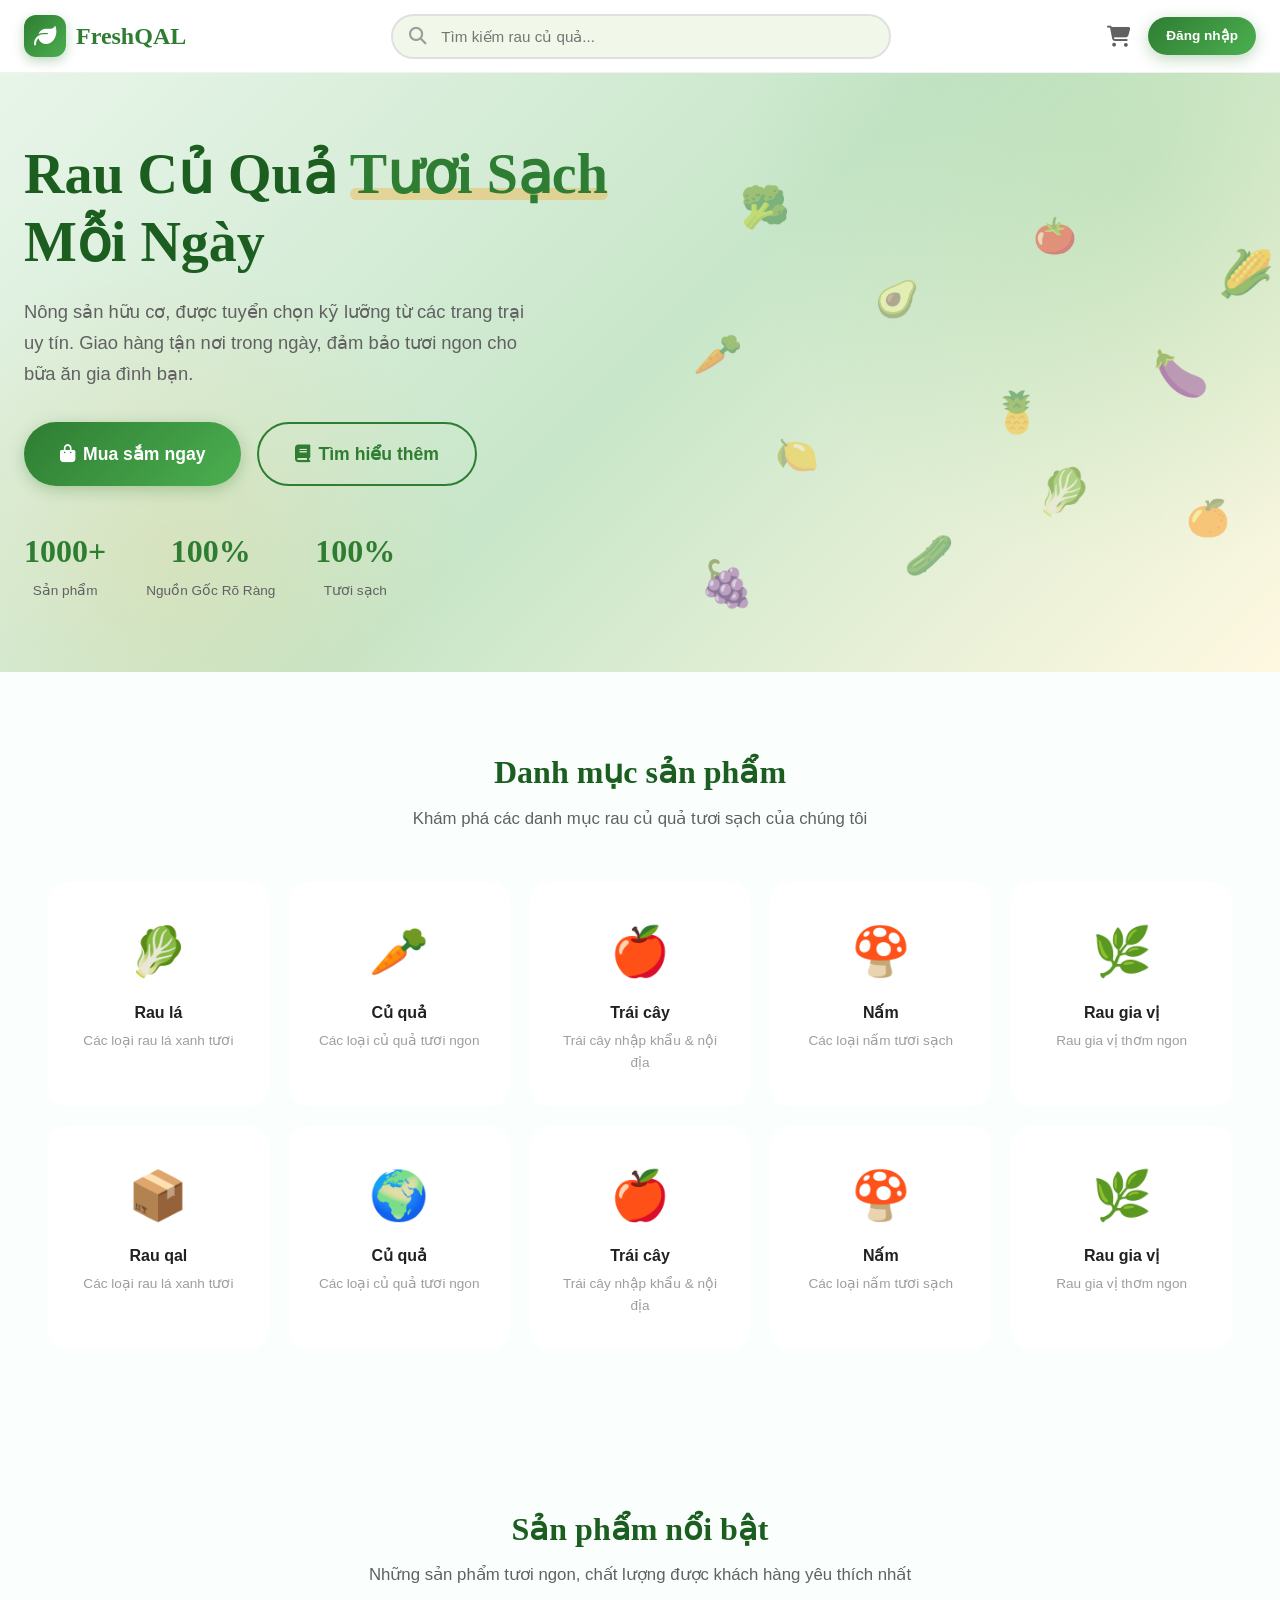
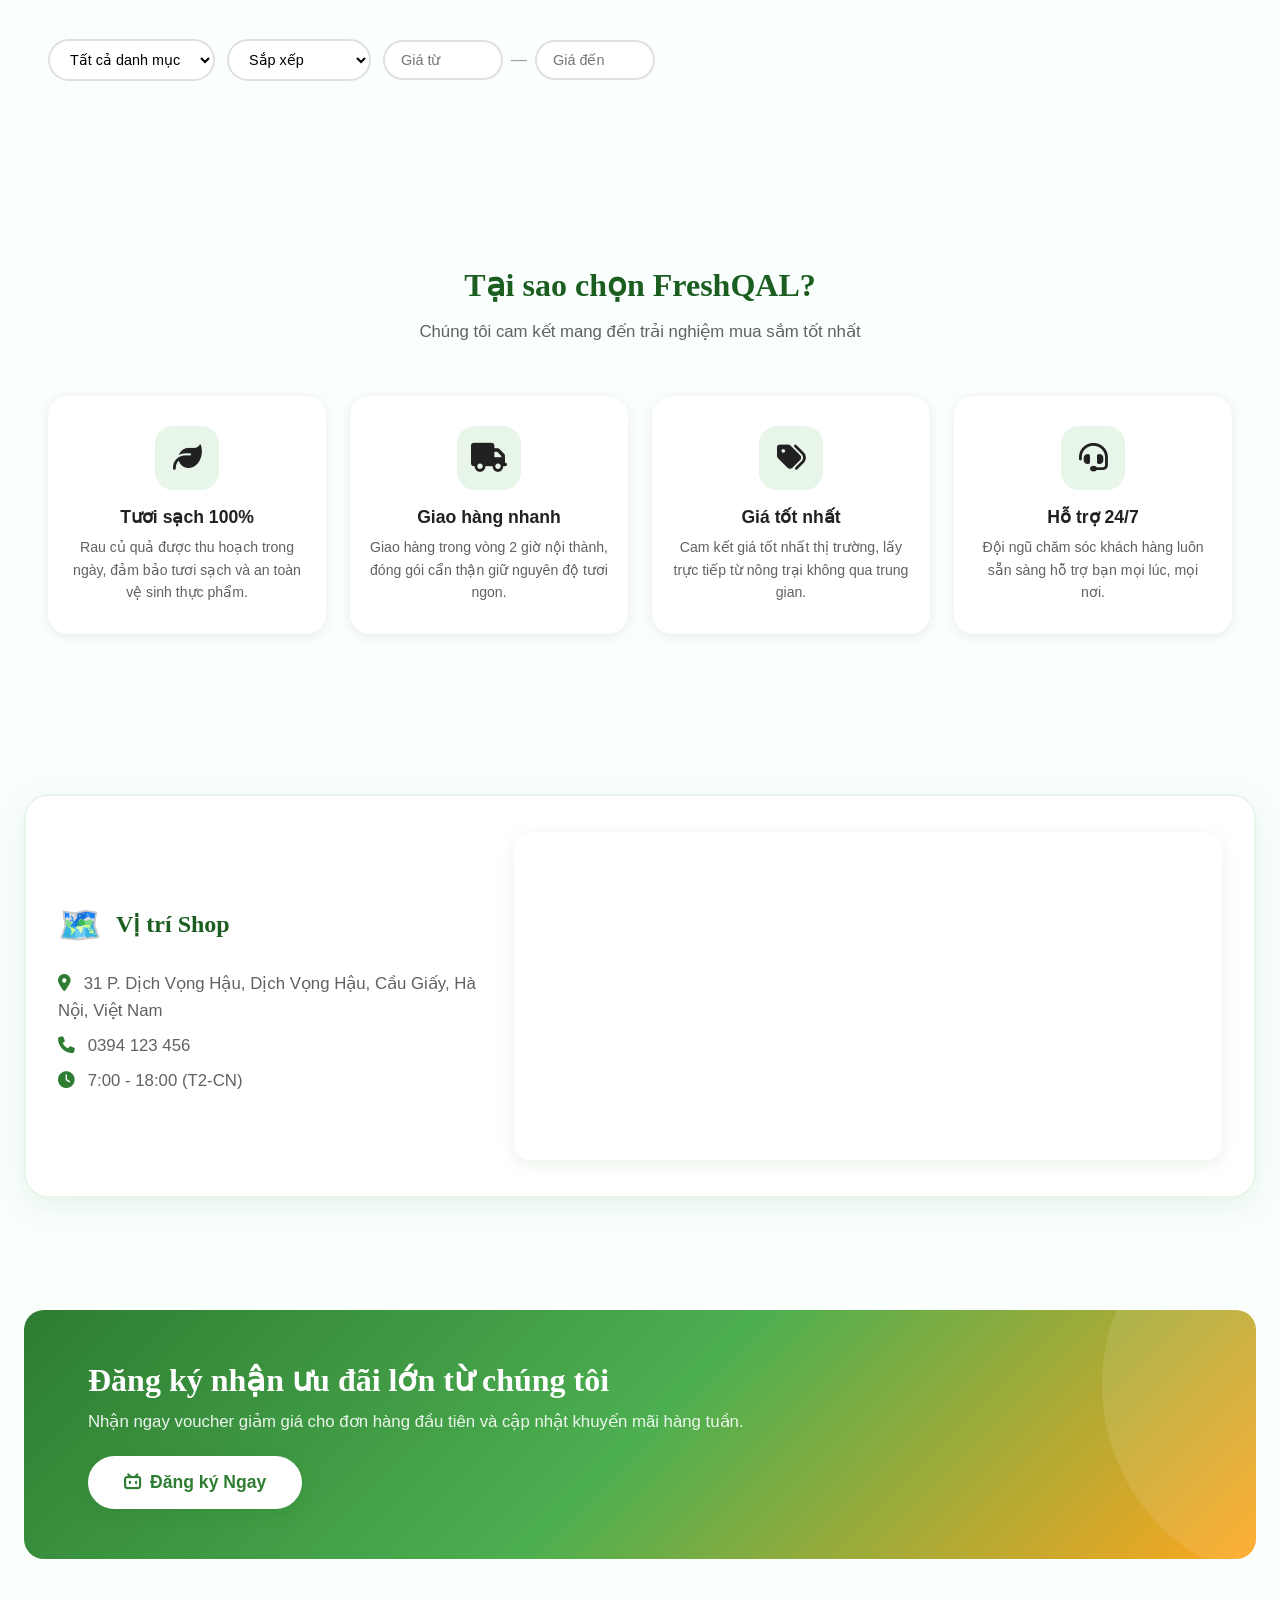
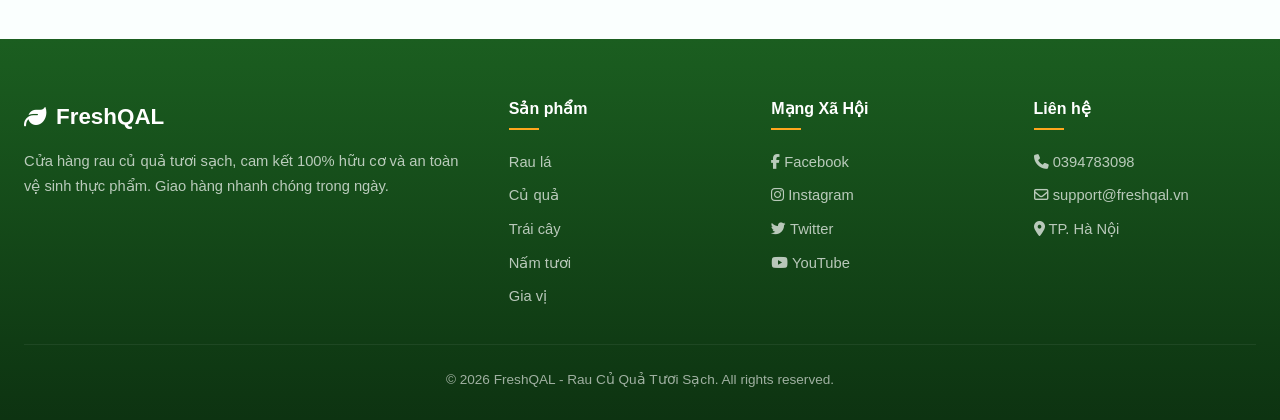
<file: index.html>
<!DOCTYPE html>
<html lang="vi">
<head>
    <meta charset="UTF-8">
    <meta name="viewport" content="width=device-width, initial-scale=1.0">
    <title>FreshQAL - Rau Củ Quả Tươi Sạch Mỗi Ngày</title>
    <link rel="stylesheet" href="css/style.css">
    <link rel="stylesheet" href="./fontawesome-free-6.6.0-web/css/all.css">
</head>
<body>

<!-- Header -->
<div id="header"></div>

<!-- Hero Section -->
<section class="hero">
    <div class="hero-content">
        <div class="hero-text">
            <h1>Rau Củ Quả <span class="highlight">Tươi Sạch</span> Mỗi Ngày</h1>
            <p class="hero-subtitle">Nông sản hữu cơ, được tuyển chọn kỹ lưỡng từ các trang trại uy tín. Giao hàng tận nơi trong ngày, đảm bảo tươi ngon cho bữa ăn gia đình bạn.</p>
            <div class="hero-buttons">
                <a href="#products" class="btn btn-primary btn-lg"><i class="fa-solid fa-bag-shopping"></i> Mua sắm ngay</a>
                <a href="#features" class="btn btn-outline btn-lg"><i class="fa-solid fa-book"></i> Tìm hiểu thêm</a>
            </div>
            <div class="hero-stats">
                <div class="stat-item">
                    <span class="stat-number">1000+</span>
                    <span class="stat-label">Sản phẩm</span>
                </div>
                <div class="stat-item">
                    <span class="stat-number">100%</span>
                    <span class="stat-label">Nguồn Gốc Rõ Ràng</span>
                </div>
                <div class="stat-item">
                    <span class="stat-number">100%</span>
                    <span class="stat-label">Tươi sạch</span>
                </div>
            </div>
        </div>
        <div class="hero-visual">
            <div class="hero-decorations">
                <span class="floating-deco deco-drift" style="top:3%;left:12%;animation-delay:0s;animation-duration:5.2s;">🥦</span>
                <span class="floating-deco deco-sway" style="top:11%;left:62%;animation-delay:1.9s;animation-duration:7.1s;">🍅</span>
                <span class="floating-deco deco-bob" style="top:18%;right:-3%;animation-delay:0.4s;animation-duration:6.4s;">🌽</span>
                <span class="floating-deco deco-bob" style="top:26%;left:35%;animation-delay:2.6s;animation-duration:5.7s;">🥑</span>
                <span class="floating-deco deco-drift" style="top:38%;left:4%;animation-delay:1.1s;animation-duration:6.9s;">🥕</span>
                <span class="floating-deco deco-sway" style="top:42%;right:8%;animation-delay:0.6s;animation-duration:7.6s;">🍆</span>
                <span class="floating-deco deco-sway" style="top:52%;left:55%;animation-delay:2.2s;animation-duration:5.4s;">🍍</span>
                <span class="floating-deco deco-bob" style="top:63%;left:18%;animation-delay:0.8s;animation-duration:6.1s;">🍋</span>
                <span class="floating-deco deco-drift" style="top:70%;right:28%;animation-delay:1.5s;animation-duration:7.3s;">🥬</span>
                <span class="floating-deco deco-bob" style="top:78%;left:88%;animation-delay:0.2s;animation-duration:5.8s;">🍊</span>
                <span class="floating-deco deco-drift" style="top:86%;left:40%;animation-delay:2.8s;animation-duration:6.6s;">🥒</span>
                <span class="floating-deco deco-sway" style="top:92%;left:5%;animation-delay:1.3s;animation-duration:5.1s;">🍇</span>
            </div>
        </div>
    </div>
</section>

<!-- Categories Section -->
<section class="section reveal" id="categories">
    <div class="container">
        <div class="section-header">
            <h2>Danh mục sản phẩm</h2>
            <p>Khám phá các danh mục rau củ quả tươi sạch của chúng tôi</p>
        </div>
        <div class="category-grid" id="categoryGrid"></div>
    </div>
</section>

<!-- Products Section -->
<section class="section reveal" id="products">
    <div class="container">
        <div class="section-header">
            <h2>Sản phẩm nổi bật</h2>
            <p>Những sản phẩm tươi ngon, chất lượng được khách hàng yêu thích nhất</p>
        </div>
        <div class="filter-bar">
            <div class="filter-group">
                <select id="filterCategory" onchange="filterProducts()">
                    <option value="">Tất cả danh mục</option>
                </select>
            </div>
            <div class="filter-group">
                <select id="filterSort" onchange="filterProducts()">
                    <option value="">Sắp xếp</option>
                    <option value="price_asc">Giá tăng dần</option>
                    <option value="price_desc">Giá giảm dần</option>
                    <option value="name_asc">Tên A → Z</option>
                    <option value="newest">Mới nhất</option>
                </select>
            </div>
            <div class="filter-group filter-price">
                <input type="number" id="filterMinPrice" placeholder="Giá từ" onchange="filterProducts()">
                <span>—</span>
                <input type="number" id="filterMaxPrice" placeholder="Giá đến" onchange="filterProducts()">
            </div>
        </div>
        <div class="product-grid" id="productGrid"></div>
        <div class="text-center" id="viewAllWrapper" style="margin-top:32px;display:none;">
            <button class="btn btn-outline btn-lg" onclick="showAllProducts()">Xem tất cả sản phẩm</button>
        </div>
    </div>
</section>

<!-- Features Section -->
<section class="section reveal" id="features">
    <div class="container">
        <div class="section-header">
            <h2>Tại sao chọn FreshQAL?</h2>
            <p>Chúng tôi cam kết mang đến trải nghiệm mua sắm tốt nhất</p>
        </div>
        <div class="feature-grid">
            <div class="feature-card">
                <div class="feature-icon"><i class="fa-solid fa-leaf"></i></div>
                <h3>Tươi sạch 100%</h3>
                <p>Rau củ quả được thu hoạch trong ngày, đảm bảo tươi sạch và an toàn vệ sinh thực phẩm.</p>
            </div>
            <div class="feature-card">
                <div class="feature-icon"><i class="fa-solid fa-truck"></i></div>
                <h3>Giao hàng nhanh</h3>
                <p>Giao hàng trong vòng 2 giờ nội thành, đóng gói cẩn thận giữ nguyên độ tươi ngon.</p>
            </div>
            <div class="feature-card">
                <div class="feature-icon"><i class="fa-solid fa-tags"></i></div>
                <h3>Giá tốt nhất</h3>
                <p>Cam kết giá tốt nhất thị trường, lấy trực tiếp từ nông trại không qua trung gian.</p>
            </div>
            <div class="feature-card">
                <div class="feature-icon"><i class="fa-solid fa-headset"></i></div>
                <h3>Hỗ trợ 24/7</h3>
                <p>Đội ngũ chăm sóc khách hàng luôn sẵn sàng hỗ trợ bạn mọi lúc, mọi nơi.</p>
            </div>
        </div>
    </div>
</section>

<section class="section reveal" id="mymap">
  <div class="shop-location-card">
    <div class="shop-map-info">
      <div class="shop-map-title">
        <span class="map-pin-animate">🗺️</span>
        <h2>Vị trí Shop</h2>
      </div>
      <div class="shop-contact">
        <div><i class="fa-solid fa-map-marker-alt"></i> 31 P. Dịch Vọng Hậu, Dịch Vọng Hậu, Cầu Giấy, Hà Nội, Việt Nam</div>
        <div><i class="fa-solid fa-phone"></i> 0394 123 456</div>
        <div><i class="fa-solid fa-clock"></i> 7:00 - 18:00 (T2-CN)</div>
      </div>
    </div>
    <div class="shop-map-iframe">
      <iframe src="https://www.google.com/maps/embed?pb=!1m18!1m12!1m3!1d3214.8744264963193!2d105.78445077448107!3d21.03198398766933!2m3!1f0!2f0!3f0!3m2!1i1024!2i768!4f13.1!3m3!1m2!1s0x3135abe7af0fb3cf%3A0xded19d6054a4f99d!2zVHLGsOG7nW5nIMSQ4bqhaSBo4buNYyBUw6BpIGNow61uaCAtIE5nw6JuIGjDoG5nIEjDoCBO4buZaQ!5e1!3m2!1svi!2s!4v1775024211587!5m2!1svi!2s"
        width="100%" height="320" style="border:0;" allowfullscreen="" loading="lazy" referrerpolicy="no-referrer-when-downgrade"></iframe>
    </div>
  </div>
</section>
<!-- CTA Banner -->
<section class="cta-banner reveal">
    <div class="container">
        <div class="cta-content">
            <h2>Đăng ký nhận ưu đãi lớn từ chúng tôi</h2>
            <p>Nhận ngay voucher giảm giá cho đơn hàng đầu tiên và cập nhật khuyến mãi hàng tuần.</p>
            <form class="cta-form" onsubmit="event.preventDefault(); redirect_register();">
                <button type="submit" class="btn btn-primary btn-lg"><i class="fa-brands fa-bilibili"></i>  Đăng ký Ngay</button>
            </form>
        </div>
    </div>
</section>

<!-- Footer -->
<div id="footer"></div>

<script src="js/data.js"></script>
<script src="js/app.js"></script>
<script src="js/components.js"></script>
<script>
    document.addEventListener('DOMContentLoaded', () => {
        console.log(localStorage.getItem('current_user') === null);
        let banner = document.querySelector('.cta-banner');
        if (localStorage.getItem('current_user') !== null) {
            banner.style.display = 'none';
        } else {
            banner.style.display = 'block';
        }
    });
    const PRODUCTS_PER_PAGE = 8;
    let showAll = false;
    let activeCategory = '';
    var current_user = JSON.parse(localStorage.getItem('current_user'));
    // console.log(current_user);

    document.getElementById('header').innerHTML = renderCustomerHeader('home');
    document.getElementById('footer').innerHTML = renderFooter();

    /* ── Categories ── */
    async function renderCategories() {
        const categories = await getCategories();
        console.log('Categories:', categories);
        const grid = document.getElementById('categoryGrid');
        grid.innerHTML = categories.map(cat => `
            <div id="${cat.id}" class="category-card ${activeCategory == cat.id ? 'active' : ''}" onclick="selectCategory('${cat.name}')">
                <div class="category-icon">${cat.icon ? cat.icon : '<i class=\'fa-solid fa-leaf\'></i>'}</div>
                <h4>${cat.name}</h4>
                <p>${cat.description}</p>
            </div>
        `).join('');
    }
    function redirect_register(){
        window.location.href = "login.html";
    }

    function selectCategory(catId) {
        activeCategory = activeCategory == catId ? '' : catId;
        document.getElementById('filterCategory').value = activeCategory;
        renderCategories();
        filterProducts();
        document.getElementById('products').scrollIntoView({ behavior: 'smooth' });
    }

    /* ── Products ── */
    async function filterProducts() {
        console.log(activeCategory);
        const keyword = getUrlParam('search') || '';
        const categoryId = document.getElementById('filterCategory').value || activeCategory;
        const sort = document.getElementById('filterSort').value;
        const minPrice = document.getElementById('filterMinPrice').value;
        const maxPrice = document.getElementById('filterMaxPrice').value;

        const filters = {};
        if (categoryId) filters.category_id = categoryId;
        if (sort) filters.sort = sort;
        if (minPrice) filters.min_price = minPrice;
        if (maxPrice) filters.max_price = maxPrice;
        console.log('Filters:', filters);

        let products = await _fetchProductsFromAPI();
        // Lọc theo keyword
        if (keyword) {
            const kw = keyword.toLowerCase();
            console.log(kw);
            products = products.filter(p =>
                p.product_name.toLowerCase().includes(kw) ||
                p.food_type.toLowerCase().includes(kw) ||
                p.origin.toLowerCase().includes(kw)
            );
        }
        // Lọc theo category
        if (filters.category_id) {
            console.log("Vào đây ", products);
            products = products.filter(p => p.list_category_name.includes(filters.category_id));
        }
        // Lọc theo giá
        if (filters.min_price) {
            products = products.filter(p => p.price >= parseInt(filters.min_price));
        }
        if (filters.max_price) {
            products = products.filter(p => p.price <= parseInt(filters.max_price));
        }
        // Lọc theo food_type nếu có
        if (filters.food_type) {
            products = products.filter(p => p.food_type === filters.food_type);
        }
        // Sắp xếp
        if (filters.sort) {
            switch (filters.sort) {
                case 'price_asc': products.sort((a, b) => a.price - b.price); break;
                case 'price_desc': products.sort((a, b) => b.price - a.price); break;
                case 'name_asc': products.sort((a, b) => a.product_name.localeCompare(b.product_name)); break;
                case 'newest': products.sort((a, b) => b.id - a.id); break;
            }
        }
        console.log('Filtered products:', products);
        renderProductGrid(products);
    }

    function renderProductGrid(products) {
        const grid = document.getElementById('productGrid');
        const wrapper = document.getElementById('viewAllWrapper');

        if (products.length === 0) {
            grid.innerHTML = '<div class="empty-state"><span style="font-size:3rem;">🔍</span><h3>Không tìm thấy sản phẩm</h3><p>Hãy thử thay đổi bộ lọc hoặc từ khóa tìm kiếm.</p></div>';
            wrapper.style.display = 'none';
            return;
        }

        const display = showAll ? products : products.slice(0, PRODUCTS_PER_PAGE);
        grid.innerHTML = display.map(p => renderProductCard(p)).join('');
        wrapper.style.display = (!showAll && products.length > PRODUCTS_PER_PAGE) ? 'block' : 'none';
    }

    function showAllProducts() {
        showAll = true;
        filterProducts();
    }

    /* ── Populate filter selects ── */
    async function populateFilters() {
        const categories = await getCategories();
        const catSelect = document.getElementById('filterCategory');
        categories.forEach(cat => {
            const opt = document.createElement('option');
            opt.value = cat.name;
            opt.textContent = cat.name;
            catSelect.appendChild(opt);
        });
    }

    /* ── Handle search URL param ── */
    function handleSearchParam() {
        const search = getUrlParam('search');
        if (search) {
            const input = document.getElementById('globalSearch');
            if (input) input.value = search;
            showAll = true;
            document.getElementById('products').scrollIntoView({ behavior: 'smooth' });
        }
    }

    /* ── Init ── */
    (async function() {
        await populateFilters();
        await renderCategories();
        await filterProducts();
        handleSearchParam();
    })();
</script>

</body>
</html>
</file>
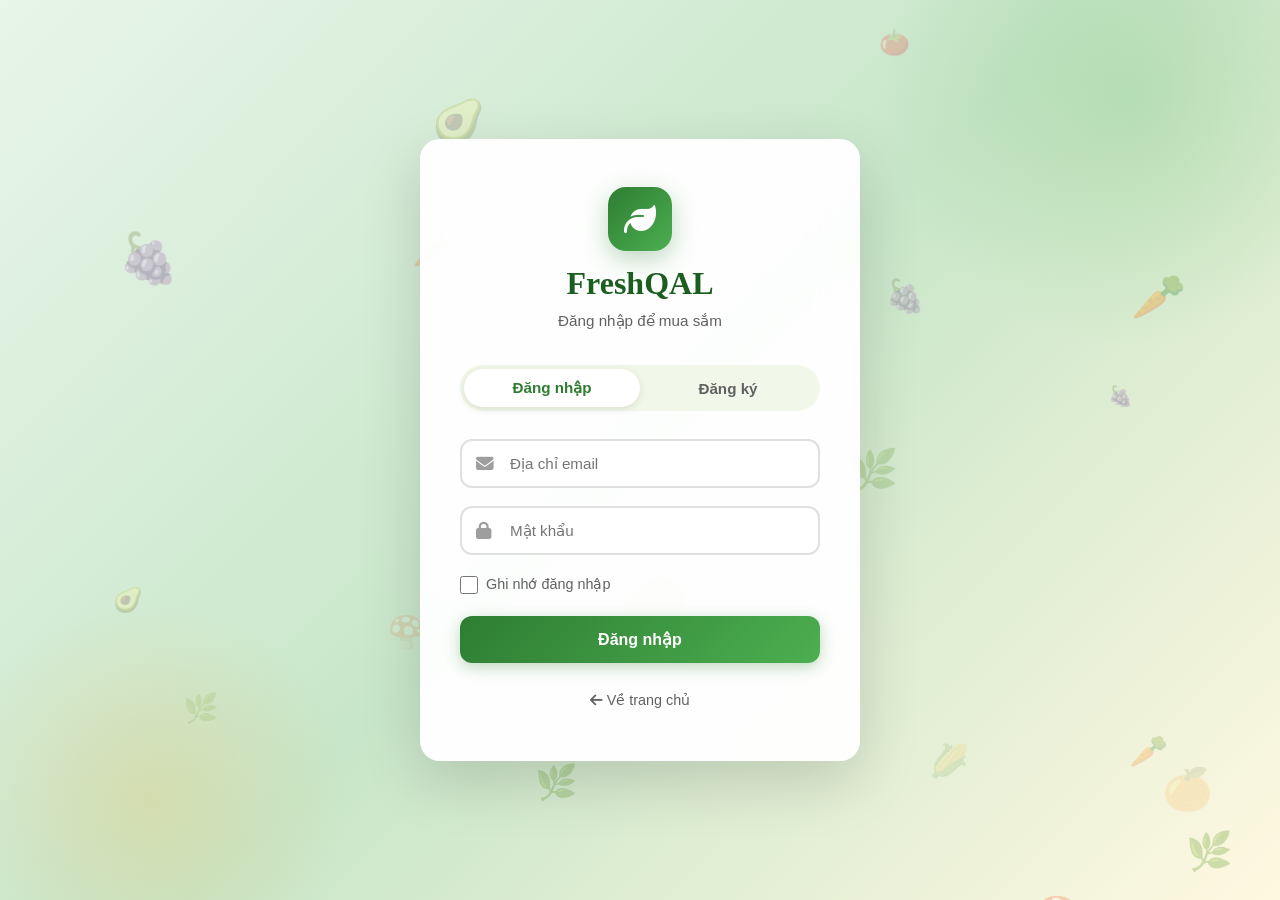
<file: login.html>
<!DOCTYPE html>
<html lang="vi">
<head>
    <meta charset="UTF-8">
    <meta name="viewport" content="width=device-width, initial-scale=1.0">
    <title>Đăng nhập | FreshQAL - Rau Củ Quả Tươi Sạch</title>
    <link rel="stylesheet" href="css/style.css">
    <link rel="stylesheet" href="./fontawesome-free-6.6.0-web/css/all.css">
</head>
<body>

<div class="auth-page" id="authPage">
    <div class="floating-veggies" id="floatingVeggies"></div>

    <div class="auth-container">
        <div class="auth-card">
            <div class="auth-logo">
                <div class="logo-icon"><i class="fa-solid fa-leaf"></i></div>
                <h2>FreshQAL</h2>
                <p>Đăng nhập để mua sắm</p>
            </div>

            <div class="auth-tabs">
                <button class="auth-tab active" onclick="switchTab('login')">Đăng nhập</button>
                <button class="auth-tab" onclick="switchTab('register')">Đăng ký</button>
            </div>

            <!-- Login Form -->
            <form class="auth-form active" id="loginForm" onsubmit="handleLogin(event)">
                <div class="form-input-wrapper">
                    <span class="input-icon"><i class="fa-solid fa-envelope"></i></span>
                    <input type="email" id="loginEmail" placeholder="Địa chỉ email" required>
                </div>
                <div class="form-input-wrapper">
                    <span class="input-icon"><i class="fa-solid fa-lock"></i></span>
                    <input type="password" id="loginPassword" placeholder="Mật khẩu" required>
                </div>
                <label class="form-checkbox">
                    <input type="checkbox" id="rememberMe">
                    Ghi nhớ đăng nhập
                </label>
                <button type="submit" class="auth-btn">Đăng nhập</button>
            </form>

            <!-- Register Form -->
            <form class="auth-form" id="registerForm" onsubmit="handleRegister(event)">
                <div class="form-input-wrapper">
                    <span class="input-icon"><i class="fa-solid fa-user"></i></span>
                    <input type="text" id="regName" placeholder="Họ và tên" required>
                </div>
                <div class="form-input-wrapper">
                    <span class="input-icon"><i class="fa-solid fa-envelope"></i></span>
                    <input type="email" id="regEmail" placeholder="Địa chỉ email" required>
                </div>
                <div class="form-input-wrapper">
                    <span class="input-icon"><i class="fa-solid fa-lock"></i></span>
                    <input type="password" id="regPassword" placeholder="Mật khẩu" required>
                </div>
                <div class="form-input-wrapper">
                    <span class="input-icon"><i class="fa-solid fa-lock"></i></span>
                    <input type="password" id="regConfirmPassword" placeholder="Xác nhận mật khẩu" required>
                </div>
                <button type="submit" class="auth-btn">Đăng ký</button>
            </form>

            <div style="text-align:center; margin-top:24px;">
                <a href="index.html" style="color:var(--text-secondary); font-size:0.9rem;">
                <i class="fa-solid fa-arrow-left"></i> Về trang chủ
                </a>
            </div>
        </div>
    </div>
</div>

<script src="js/data.js"></script>
<script src="js/app.js"></script>
<script src="js/components.js"></script>
<script>
    /* ── Tab switching ── */
    function switchTab(tab) {
        document.querySelectorAll('.auth-tab').forEach(t => t.classList.remove('active'));
        document.querySelectorAll('.auth-form').forEach(f => {
            f.classList.remove('active');
            f.style.animation = '';
        });

        if (tab === 'login') {
            document.querySelector('.auth-tab:first-child').classList.add('active');
            const form = document.getElementById('loginForm');
            form.classList.add('active');
            form.style.animation = 'fadeInUp 0.4s ease';
        } else {
            document.querySelector('.auth-tab:last-child').classList.add('active');
            const form = document.getElementById('registerForm');
            form.classList.add('active');
            form.style.animation = 'fadeInUp 0.4s ease';
        }
    }

    /* ── Login ── */
    async function handleLogin(e) {
        e.preventDefault();
        const email = document.getElementById('loginEmail').value.trim();
        const password = document.getElementById('loginPassword').value;

        if (!email || !password) {
            showToast('Vui lòng nhập đầy đủ thông tin!', 'warning');
            return;
        }

        const btn = document.querySelector('#loginForm .auth-btn');
        btn.disabled = true;
        btn.textContent = 'Đang đăng nhập...';

        try {
            const user = await loginAPI(email, password);
            setCurrentUser(user);
            showToast(`Chào mừng ${user.name}! Đang chuyển hướng...`, 'success');
            localStorage.setItem('current_user', JSON.stringify(user));
            localStorage.setItem('id_current_user', JSON.stringify(user.id));

            setTimeout(() => {
                switch (user.role) {
                    case 'admin': window.location.href = 'staff/dashboard.html'; break;
                    case 'staff': window.location.href = 'staff/dashboard.html'; break;
                    default:      window.location.href = 'index.html'; break;
                }
            }, 800);
        } catch (err) {
            showToast('Email hoặc mật khẩu không đúng!', 'error');
            document.getElementById('loginForm').style.animation = 'shake 0.4s ease';
            setTimeout(() => {
                document.getElementById('loginForm').style.animation = '';
            }, 400);
        } finally {
            btn.disabled = false;
            btn.textContent = 'Đăng nhập';
        }
    }

    /* ── Register ── */
    async function handleRegister(e) {
        e.preventDefault();
        const name = document.getElementById('regName').value.trim();
        const email = document.getElementById('regEmail').value.trim();
        const password = document.getElementById('regPassword').value;
        const confirmPassword = document.getElementById('regConfirmPassword').value;

        if (!name || !email || !password || !confirmPassword) {
            showToast('Vui lòng nhập đầy đủ thông tin!', 'warning');
            return;
        }

        const emailRegex = /^[^\s@]+@[^\s@]+\.[^\s@]+$/;
        if (!emailRegex.test(email)) {
            showToast('Email không hợp lệ!', 'warning');
            return;
        }
        if (password.length < 8) {
            showToast('Mật khẩu phải có ít nhất 8 ký tự!', 'warning');
            return;
        }
        if (password !== confirmPassword) {
            showToast('Mật khẩu xác nhận không khớp!', 'error');
            return;
        }

        const btn = document.querySelector('#registerForm .auth-btn');
        btn.disabled = true;
        btn.textContent = 'Đang đăng ký...';

        try {
            const result = await signUpAPI(name, email, password, confirmPassword);
            showToast(result || 'Đăng ký thành công!', 'success');
            setTimeout(() => switchTab('login'), 800);
        } catch (err) {
            showToast(err.message || 'Đăng ký thất bại! Email có thể đã được sử dụng.', 'error');
        } finally {
            btn.disabled = false;
            btn.textContent = 'Đăng ký';
        }
    }

    /* ── Floating vegetable emojis ── */
    function createFloatingVeggies() {
        const container = document.getElementById('floatingVeggies');
        const emojis = ['🥬','🥕','🍎','🍄','🌿','🥦','🍅','🌽','🥒','🍆','🍇','🍊','🥑','🫑','🧅'];
        const count = 18;

        for (let i = 0; i < count; i++) {
            const el = document.createElement('span');
            el.className = 'floating-veggie';
            el.textContent = emojis[Math.floor(Math.random() * emojis.length)];
            el.style.left = Math.random() * 100 + '%';
            el.style.top = Math.random() * 100 + '%';
            el.style.fontSize = (1.2 + Math.random() * 2) + 'rem';
            el.style.animationDuration = (4 + Math.random() * 8) + 's';
            el.style.animationDelay = (Math.random() * 5) + 's';
            el.style.opacity = 0.12 + Math.random() * 0.18;
            container.appendChild(el);
        }
    }

    /* ── Redirect if already logged in ── */
    (function checkAlreadyLoggedIn() {
        const user = JSON.parse(localStorage.getItem('current_user') || 'null');
        if (user && user !== 'null') {
            switch (user.role) {
                case 'admin': window.location.href = 'admin/dashboard.html'; break;
                case 'staff': window.location.href = 'staff/dashboard.html'; break;
                default:      window.location.href = 'index.html'; break;
            }
        }
    })();

    document.addEventListener('DOMContentLoaded', createFloatingVeggies);
</script>

<style>
    .floating-veggies {
        position: absolute;
        top: 0; left: 0;
        width: 100%; height: 100%;
        pointer-events: none;
        z-index: 0;
        overflow: hidden;
    }
    .floating-veggie {
        position: absolute;
        animation: floatVeggie 6s ease-in-out infinite alternate;
        pointer-events: none;
        user-select: none;
    }
    @keyframes floatVeggie {
        0%   { transform: translateY(0) rotate(0deg); }
        50%  { transform: translateY(-30px) rotate(15deg); }
        100% { transform: translateY(10px) rotate(-10deg); }
    }
</style>

</body>
</html>
</file>
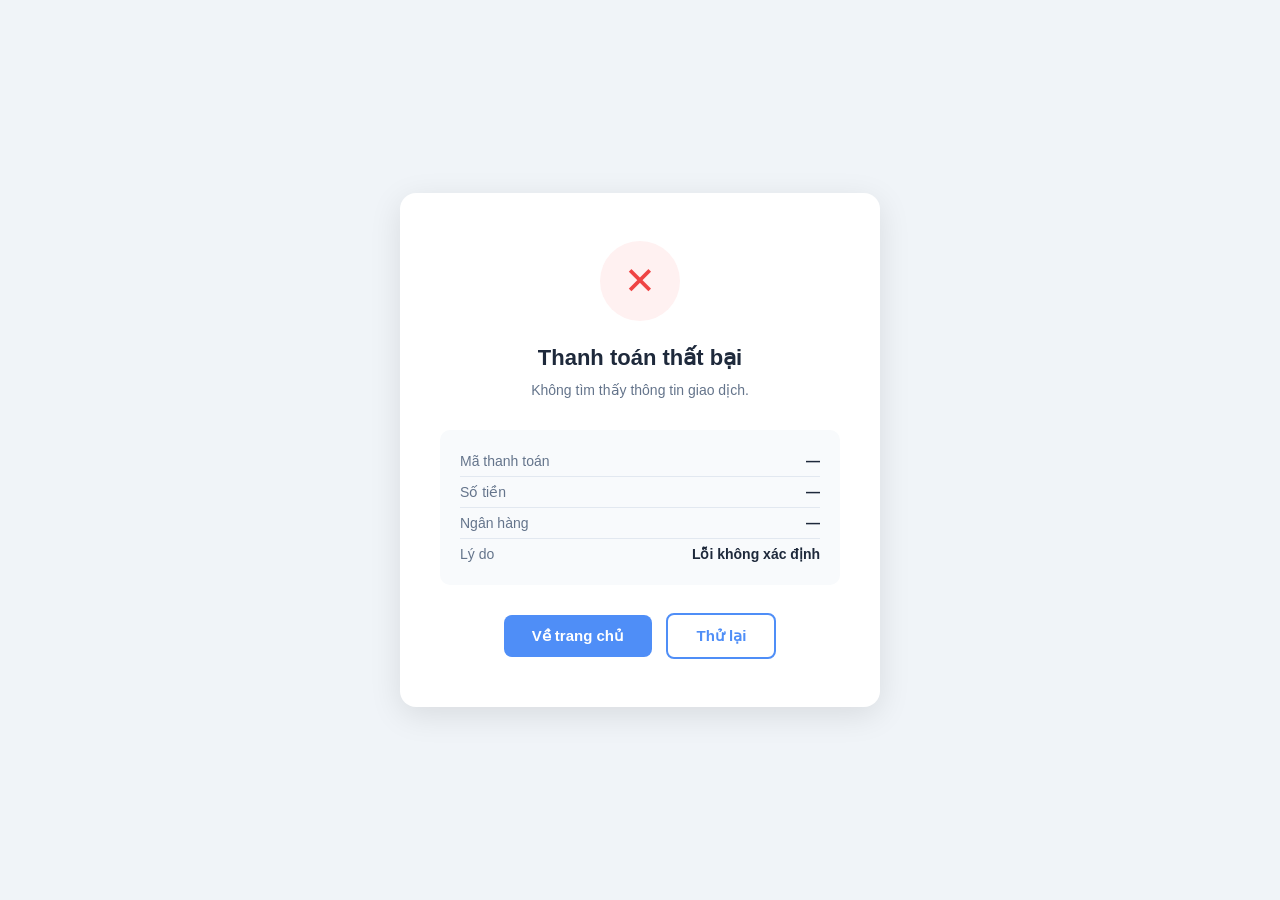
<file: payment-result.html>
<!DOCTYPE html>
<html lang="vi">
<head>
  <meta charset="UTF-8" />
  <meta name="viewport" content="width=device-width, initial-scale=1.0" />
  <title>Kết quả thanh toán</title>
  <style>
    * { box-sizing: border-box; margin: 0; padding: 0; }

    body {
      font-family: 'Segoe UI', sans-serif;
      background: #f0f4f8;
      min-height: 100vh;
      display: flex;
      align-items: center;
      justify-content: center;
    }

    .card {
      background: #fff;
      border-radius: 16px;
      padding: 48px 40px;
      width: 100%;
      max-width: 480px;
      box-shadow: 0 8px 32px rgba(0,0,0,0.10);
      text-align: center;
    }

    /* ---- LOADING ---- */
    .spinner {
      width: 56px; height: 56px;
      border: 5px solid #e2e8f0;
      border-top-color: #4f8ef7;
      border-radius: 50%;
      animation: spin 0.9s linear infinite;
      margin: 0 auto 24px;
    }
    @keyframes spin { to { transform: rotate(360deg); } }

    /* ---- ICON SUCCESS / FAIL ---- */
    .icon-wrap {
      width: 80px; height: 80px;
      border-radius: 50%;
      display: flex; align-items: center; justify-content: center;
      margin: 0 auto 24px;
      font-size: 38px;
    }
    .icon-success { background: #e6f9f0; color: #22c55e; }
    .icon-fail    { background: #fff1f1; color: #ef4444; }

    h2 { font-size: 22px; font-weight: 700; margin-bottom: 8px; color: #1e293b; }
    .sub { font-size: 14px; color: #64748b; margin-bottom: 28px; line-height: 1.6; }

    /* ---- INFO TABLE ---- */
    .info-table {
      background: #f8fafc;
      border-radius: 10px;
      padding: 16px 20px;
      text-align: left;
      margin-bottom: 28px;
    }
    .info-row {
      display: flex; justify-content: space-between;
      padding: 7px 0;
      border-bottom: 1px solid #e2e8f0;
      font-size: 14px;
    }
    .info-row:last-child { border-bottom: none; }
    .info-label { color: #64748b; }
    .info-value { color: #1e293b; font-weight: 600; text-align: right; max-width: 60%; word-break: break-all; }

    /* ---- BADGE ---- */
    .badge {
      display: inline-block;
      padding: 3px 10px;
      border-radius: 99px;
      font-size: 12px;
      font-weight: 600;
    }
    .badge-success { background: #dcfce7; color: #16a34a; }
    .badge-fail    { background: #fee2e2; color: #dc2626; }
    .badge-pending { background: #fef9c3; color: #ca8a04; }

    /* ---- BUTTONS ---- */
    .btn {
      display: inline-block;
      padding: 12px 28px;
      border-radius: 8px;
      font-size: 15px;
      font-weight: 600;
      cursor: pointer;
      border: none;
      text-decoration: none;
      transition: opacity 0.2s;
    }
    .btn:hover { opacity: 0.85; }
    .btn-primary { background: #4f8ef7; color: #fff; }
    .btn-outline { background: #fff; color: #4f8ef7; border: 2px solid #4f8ef7; margin-left: 10px; }

    .hidden { display: none !important; }
  </style>
</head>
<body>

<div class="card">

  <!-- LOADING STATE -->
  <div id="state-loading">
    <div class="spinner"></div>
    <h2>Đang xác thực giao dịch...</h2>
    <p class="sub">Vui lòng chờ trong giây lát</p>
  </div>

  <!-- SUCCESS STATE -->
  <div id="state-success" class="hidden">
    <div class="icon-wrap icon-success">✓</div>
    <h2>Thanh toán thành công!</h2>
    <p class="sub">Đơn hàng của bạn đã được xác nhận và sẽ sớm giao đến bạn.<br/>Cảm ơn bạn đã mua hàng.</p>
    <div class="info-table" id="info-success"></div>
    <a href="index.html" class="btn btn-primary">Về trang chủ</a>
    <a href="customer/orders.html" class="btn btn-outline">Đơn hàng của tôi</a>
  </div>

  <!-- FAIL STATE -->
  <div id="state-fail" class="hidden">
    <div class="icon-wrap icon-fail">✕</div>
    <h2>Thanh toán thất bại</h2>
    <p class="sub" id="fail-message">Giao dịch không thành công. Vui lòng thử lại.</p>
    <div class="info-table" id="info-fail"></div>
    <a href="index.html" class="btn btn-primary">Về trang chủ</a>
    <button onclick="retryPayment()" class="btn btn-outline">Thử lại</button>
  </div>

</div>
<script src="../js/data.js"></script>
<script src="../js/components.js"></script>
<script src="../js/app.js"></script>
<script>
  const BE_URL = 'https://besellingcleanfood0604-production.up.railway.app';

  // Mapping mã lỗi VNPay → thông báo tiếng Việt
  const VNP_CODES = {
    '00': 'Giao dịch thành công',
    '07': 'Trừ tiền thành công nhưng giao dịch bị nghi ngờ',
    '09': 'Thẻ/Tài khoản chưa đăng ký dịch vụ Internet Banking',
    '10': 'Xác thực thông tin thẻ/tài khoản quá 3 lần',
    '11': 'Đã hết hạn chờ thanh toán',
    '12': 'Thẻ/Tài khoản bị khóa',
    '13': 'Sai mật khẩu OTP',
    '24': 'Khách hàng hủy giao dịch',
    '51': 'Tài khoản không đủ số dư',
    '65': 'Vượt hạn mức giao dịch trong ngày',
    '75': 'Ngân hàng đang bảo trì',
    '79': 'Sai mật khẩu thanh toán quá số lần quy định',
    '99': 'Lỗi không xác định',
  };

  function formatMoney(amount) {
    if (!amount) return '—';
    return new Intl.NumberFormat('vi-VN', { style: 'currency', currency: 'VND' })
      .format(Number(amount) / 100);
  }

  function buildInfoHtml(rows) {
    return rows.map(([label, value, badgeClass]) => `
      <div class="info-row">
        <span class="info-label">${label}</span>
        <span class="info-value">${badgeClass
          ? `<span class="badge ${badgeClass}">${value}</span>`
          : value}</span>
      </div>`).join('');
  }

  async function showSuccess(params, verifyData) {
    document.getElementById('state-loading').classList.add('hidden');
    document.getElementById('state-success').classList.remove('hidden');

    let responseVNpay = location.search.replace("?", "").split("&").reduce((res, item) => {
      const [key, value] = item.split("=");
      res[key] = value;
      return res;
    }, {});
    console.log(localStorage.getItem("orderIdpaying"));
    let orderIdpaying = localStorage.getItem("orderIdpaying");

    // _______ Thêm order item sau khi thanh toán thành công _______
    const cart = await fetchCartFromAPI(localStorage.getItem('id_current_user'));
    const orderItemsApi = 'https://besellingcleanfood0604-production.up.railway.app/api/Order_Item_/AddNew';
    // Chuẩn bị mảng order item
    const detail_orders = await Promise.all(cart.map(async item => {
        return {
            order_id: orderIdpaying,
            product_id: item.product_id,
            quantity: item.quantity,
            unit_price: item ? item.price : 0
        };
    }));
    console.log('detail_orders la : ', detail_orders);

    // Gửi tất cả order item lên API, chờ tất cả hoàn thành
    const orderItemResults = await Promise.all(detail_orders.map(async (item) => {
        try {
            const res = await fetch(orderItemsApi, {
                method: 'POST',
                headers: { 'Content-Type': 'application/json' },
                body: JSON.stringify(item)
            });
            console.log(JSON.stringify(item));
            if (!res.ok) {
                const errText = await res.text();
                throw new Error(`Order_Item thất bại cho sản phẩm ${item.product_id}: ${errText}`);
            }
            return await res.json();
        } catch (err) {
            console.error(err);
            return { error: true, message: err.message, item };
        }
    }));
    // Kiểm tra nếu có lỗi ở bất kỳ item nào
    const failedItems = orderItemResults.filter(r => r && r.error);
    if (failedItems.length > 0) {
        showToast('Có lỗi khi lưu chi tiết đơn hàng. Vui lòng liên hệ hỗ trợ!', 'error');
        console.error('Order_Item lỗi:', failedItems);
    } else {
        console.log('Tất cả Order_Item đã được lưu thành công.');
    }

    Promise.all([
      fetch(`${BE_URL}/api/payments/paymenttransaction/addnew`, {
        method: 'POST',
        headers: { 'Content-Type': 'application/json' },
        body: JSON.stringify({
          order_id: parseInt(orderIdpaying),
          amount: responseVNpay.vnp_Amount,
          payment_method: 'Banking',
          transaction_id: responseVNpay.vnp_TxnRef,
          status: 'resolve',
          paid_at: new Date().toISOString()
        })
      }),
      fetch(`https://besellingcleanfood0604-production.up.railway.app/api/Orders/Update_status_order?orderId=${orderIdpaying}&payment_status=resolve&order_status=pending`, {
        method: 'PUT',
        headers: { 'Content-Type': 'application/json' }
      })
    ]).then(([payRes, orderRes]) => {
      const userid = localStorage.getItem('id_current_user')
      console.log('Clearing cart for user:', userid);

      console.log('Clearing cart for user:', userid);
      clearCart(userid);
      console.log('Payment transaction saved:', payRes.ok);
      console.log('Order status updated:', orderRes.ok);
    }).catch(err => {
      console.error('Error updating payment/order:', err);
    });

    document.getElementById('info-success').innerHTML = buildInfoHtml([
      ['Mã thanh toán',    params.get('vnp_TxnRef') || '—'],
      ['Số tiền',        formatMoney(params.get('vnp_Amount'))],
      ['Ngân hàng',      params.get('vnp_BankCode') || '—'],
      ['Mã GD ngân hàng',params.get('vnp_BankTranNo') || '—'],
      ['Mã GD VNPay',    params.get('vnp_TransactionNo') || '—'],
      ['Trạng thái',     'Thành công', 'badge-success'],
    ]);

    localStorage.setItem("orderIdpaying", 0);
  }

  function showFail(params, code) {
    document.getElementById('state-loading').classList.add('hidden');
    document.getElementById('state-fail').classList.remove('hidden');

    let responseVNpay = location.search.replace("?", "").split("&").reduce((res, item) => {
      const [key, value] = item.split("=");
      res[key] = value;
      return res;
    }, {});
    let orderIdpaying = localStorage.getItem("orderIdpaying");

    fetch(`${BE_URL}/api/payments/paymenttransaction/addnew`, {
      method: 'POST',
      headers: { 'Content-Type': 'application/json' },
      body: JSON.stringify({
        order_id: parseInt(orderIdpaying),
        amount: responseVNpay.vnp_Amount,
        payment_method: 'Banking',
        transaction_id: responseVNpay.vnp_TxnRef,
        status: 'reject',
        paid_at: new Date().toISOString()
      })
    }).then(res => {
      console.log('Failed payment transaction saved:', res.ok);
    }).catch(err => {
      console.error('Error saving failed payment:', err);
    });

    const codeMsg = VNP_CODES[code] || `Lỗi mã ${code}`;
    document.getElementById('fail-message').textContent = codeMsg;

    document.getElementById('info-fail').innerHTML = buildInfoHtml([
      ['Mã thanh toán', params.get('vnp_TxnRef') || '—'],
      ['Số tiền',     formatMoney(params.get('vnp_Amount'))],
      ['Ngân hàng',   params.get('vnp_BankCode') || '—'],
      ['Lý do',       codeMsg],
    ]);
  }

  async function verifyPayment() {
    const queryString = window.location.search;

    if (!queryString || !queryString.includes('vnp_')) {
      showFail(new URLSearchParams(), '99');
      document.getElementById('fail-message').textContent =
        'Không tìm thấy thông tin giao dịch.';
      return;
    }

    const params = new URLSearchParams(queryString);
    const responseCode = params.get('vnp_ResponseCode');

    try {
      const res = await fetch(`${BE_URL}/api/VnPay/VerifyPayment${queryString}`, {
        method: 'POST',
        headers: { 'Content-Type': 'application/json' },
      });

      const data = await res.json();
      console.log('BE verify response:', data);
      if (data.success) {
        showSuccess(params, data);
        
      } else {
        showFail(params, responseCode || '99');
      }
    } catch (err) {
      console.error('BE verify error:', err);
      if (responseCode === '00') {
        showSuccess(params, null);
      } else {
        showFail(params, responseCode || '99');
      }
    }
  }

  function retryPayment() {
    // Quay về trang giỏ hàng hoặc trang checkout
    window.location.href = 'cart.html';
  }

  verifyPayment();
</script>

</body>
</html>
</file>
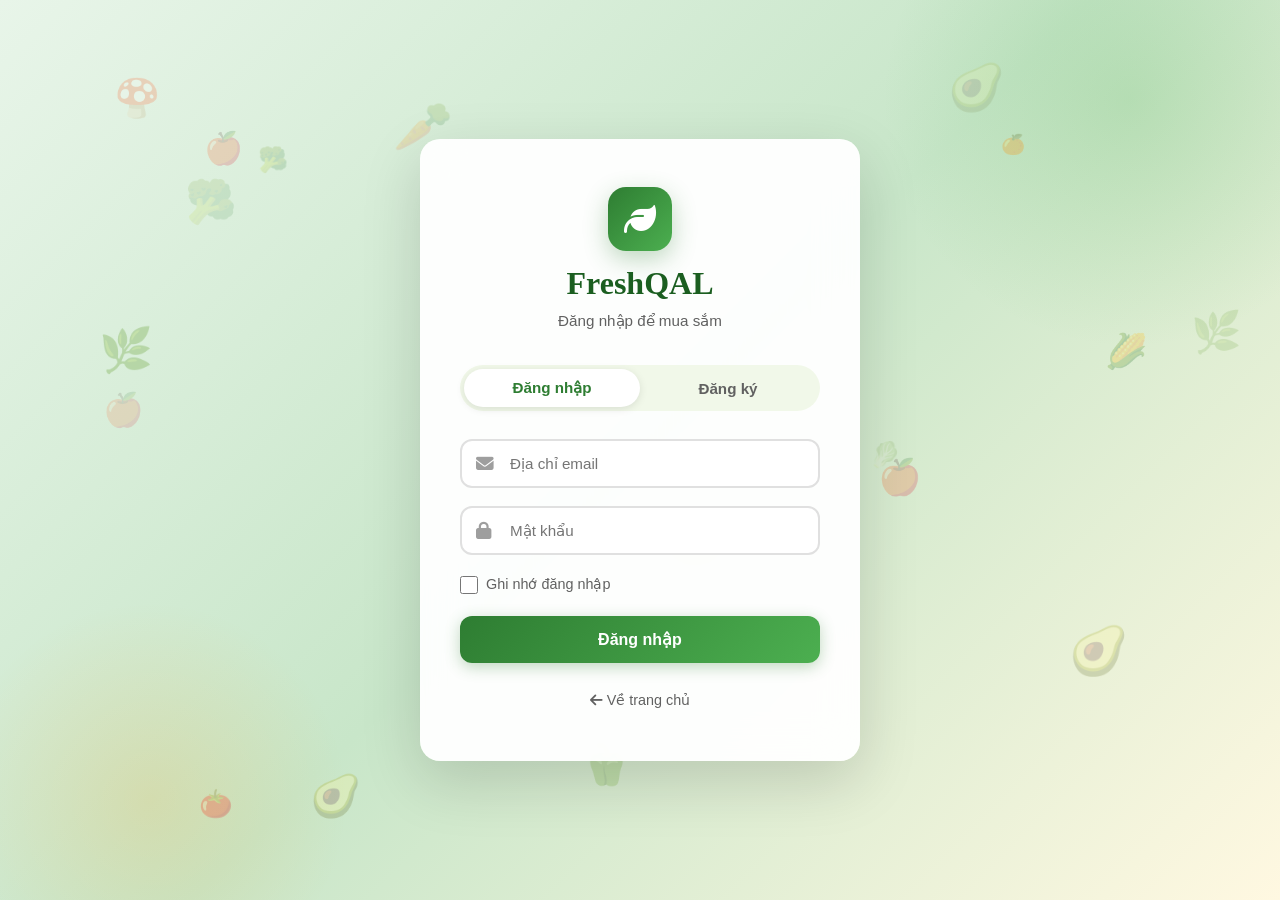
<file: admin/dashboard.html>
<!DOCTYPE html>
<html lang="vi">
<head>
    <meta charset="UTF-8">
    <meta name="viewport" content="width=device-width, initial-scale=1.0">
    <title>Admin Dashboard - FreshQAL</title>
    <link rel="stylesheet" href="../css/style.css">
    <link rel="stylesheet" href="../fontawesome-free-6.6.0-web/css/all.css">
    <style>
        .charts-row {
            display: grid;
            grid-template-columns: 1fr 1fr;
            gap: 20px;
            margin-bottom: 28px;
        }
        .bar-item .bar {
            height: 0;
        }
        .bar-item .bar.animate {
            transition: height 1s cubic-bezier(0.4, 0, 0.2, 1);
        }
        .donut-chart {
            animation: donutSpin 1s ease forwards;
        }
        @keyframes donutSpin {
            from { transform: rotate(-90deg); opacity: 0; }
            to { transform: rotate(0deg); opacity: 1; }
        }
        .stat-card {
            animation: fadeInUp 0.5s ease backwards;
        }
        .stat-card:nth-child(1) { animation-delay: 0.05s; }
        .stat-card:nth-child(2) { animation-delay: 0.1s; }
        .stat-card:nth-child(3) { animation-delay: 0.15s; }
        .stat-card:nth-child(4) { animation-delay: 0.2s; }
        .topbar-date {
            font-size: 0.9rem;
            color: var(--text-secondary);
            display: flex;
            align-items: center;
            gap: 8px;
        }
        .top-product-row {
            display: flex;
            align-items: center;
            gap: 14px;
            padding: 14px 20px;
            transition: var(--transition);
        }
        .top-product-row:hover {
            background: rgba(76,175,80,0.04);
        }
        .top-product-rank {
            width: 30px;
            height: 30px;
            border-radius: 8px;
            display: flex;
            align-items: center;
            justify-content: center;
            font-weight: 700;
            font-size: 0.85rem;
        }
        .rank-1 { background: #FFF8E1; color: #F9A825; }
        .rank-2 { background: #F5F5F5; color: #9E9E9E; }
        .rank-3 { background: #FBE9E7; color: #FF7043; }
        .rank-default { background: var(--bg-secondary); color: var(--text-light); }
        @media (max-width: 768px) {
            .charts-row { grid-template-columns: 1fr; }
        }
    </style>
</head>
<body>
    <div class="admin-layout" id="app">
        <div id="sidebarContainer"></div>
        <div class="main-content">
            <div class="topbar">
                <h2>⚙️ Admin Dashboard</h2>
                <div class="topbar-actions">
                    <div class="topbar-date" id="currentDate"></div>
                    <span id="userGreeting"></span>
                </div>
            </div>

            <div class="stats-grid" id="statsGrid"></div>

            <div class="charts-row">
                <div class="chart-container">
                    <div class="chart-header">
                        <h3>📈 Doanh thu 7 ngày gần đây</h3>
                    </div>
                    <div class="bar-chart" id="revenueChart"></div>
                </div>
                <div class="chart-container">
                    <div class="chart-header">
                        <h3>📊 Phân bố trạng thái đơn hàng</h3>
                    </div>
                    <div id="orderStatusChart" style="padding:10px 0;"></div>
                </div>
            </div>

            <div style="display:grid; grid-template-columns:1fr 1fr; gap:20px;">
                <div class="data-card">
                    <div class="data-card-header">
                        <h3>🛒 Đơn hàng gần đây</h3>
                        <span class="text-muted" style="font-size:0.85rem;" id="orderCount"></span>
                    </div>
                    <div style="overflow-x:auto;">
                        <table class="data-table">
                            <thead>
                                <tr>
                                    <th>Mã ĐH</th>
                                    <th>Khách hàng</th>
                                    <th>Ngày</th>
                                    <th>Tổng tiền</th>
                                    <th>Trạng thái</th>
                                    <th>Thanh toán</th>
                                </tr>
                            </thead>
                            <tbody id="recentOrders"></tbody>
                        </table>
                    </div>
                </div>

                <div class="data-card">
                    <div class="data-card-header">
                        <h3>🏆 Sản phẩm bán chạy</h3>
                        <span class="text-muted" style="font-size:0.85rem;">Top 5</span>
                    </div>
                    <div id="topProducts"></div>
                </div>
            </div>
        </div>
    </div>

    <script src="../js/data.js"></script>
    <script src="../js/components.js"></script>
    <script src="../js/app.js"></script>
    <script>
    (function() {
        const user = requireRole(['admin']);
        if (!user) return;

        document.getElementById('sidebarContainer').innerHTML = renderSidebar('admin', 'dashboard');
        document.getElementById('userGreeting').innerHTML = `👋 <strong>${user.name}</strong>`;

        const now = new Date();
        document.getElementById('currentDate').innerHTML =
            `📅 ${now.toLocaleDateString('vi-VN', { weekday: 'long', day: '2-digit', month: '2-digit', year: 'numeric' })}`;

        const products = getProducts();
        const orders = getOrders();
        const users = getUsers();

        const resolvedOrders = orders.filter(o => o.order_status === 'resolve');
        const totalRevenue = resolvedOrders.reduce((sum, o) => sum + o.total_amount, 0);
        const pendingOrders = orders.filter(o => o.order_status === 'pending').length;
        const customerCount = users.filter(u => u.role === 'user').length;

        document.getElementById('statsGrid').innerHTML = `
            <div class="stat-card green">
                <div class="stat-icon">📦</div>
                <div class="stat-info">
                    <h4>Tổng sản phẩm</h4>
                    <div class="stat-number">${products.length}</div>
                    <div class="stat-change up">📂 ${new Set(products.map(p => p.category_id)).size} danh mục</div>
                </div>
            </div>
            <div class="stat-card orange">
                <div class="stat-icon">🛒</div>
                <div class="stat-info">
                    <h4>Tổng đơn hàng</h4>
                    <div class="stat-number">${orders.length}</div>
                    <div class="stat-change ${pendingOrders > 0 ? 'down' : 'up'}">${pendingOrders > 0 ? '⏳ ' + pendingOrders + ' chờ xử lý' : '✅ Đã xử lý hết'}</div>
                </div>
            </div>
            <div class="stat-card blue">
                <div class="stat-icon">💰</div>
                <div class="stat-info">
                    <h4>Tổng doanh thu</h4>
                    <div class="stat-number">${formatPrice(totalRevenue)}</div>
                    <div class="stat-change up">✅ ${resolvedOrders.length} đơn hoàn thành</div>
                </div>
            </div>
            <div class="stat-card red">
                <div class="stat-icon">👥</div>
                <div class="stat-info">
                    <h4>Tổng người dùng</h4>
                    <div class="stat-number">${users.length}</div>
                    <div class="stat-change up">🛍️ ${customerCount} khách hàng</div>
                </div>
            </div>
        `;

        // Revenue chart - last 7 days
        const days = [];
        for (let i = 6; i >= 0; i--) {
            const d = new Date(now);
            d.setDate(d.getDate() - i);
            days.push(d);
        }
        const dayRevenue = days.map(day => {
            const dayStr = day.toISOString().split('T')[0];
            return orders
                .filter(o => o.order_date.split('T')[0] === dayStr && o.order_status === 'resolve')
                .reduce((sum, o) => sum + o.total_amount, 0);
        });
        const maxRevenue = Math.max(...dayRevenue, 1);

        document.getElementById('revenueChart').innerHTML = days.map((day, i) => {
            const pct = (dayRevenue[i] / maxRevenue) * 100;
            const label = day.toLocaleDateString('vi-VN', { day: '2-digit', month: '2-digit' });
            const value = dayRevenue[i] > 0 ? formatPrice(dayRevenue[i]) : '0đ';
            return `
                <div class="bar-item">
                    <div class="bar-value">${value}</div>
                    <div class="bar" data-height="${pct}%" style="height:0;"></div>
                    <div class="bar-label">${label}</div>
                </div>`;
        }).join('');

        requestAnimationFrame(() => {
            setTimeout(() => {
                document.querySelectorAll('#revenueChart .bar').forEach(bar => {
                    bar.classList.add('animate');
                    bar.style.height = bar.dataset.height;
                });
            }, 100);
        });

        // Order status donut chart
        const statusCounts = {
            pending: orders.filter(o => o.order_status === 'pending').length,
            approve: orders.filter(o => o.order_status === 'approve').length,
            resolve: orders.filter(o => o.order_status === 'resolve').length,
            reject: orders.filter(o => o.order_status === 'reject').length
        };
        const totalOrders = orders.length || 1;
        const statusColors = {
            pending: '#F9A825',
            approve: '#1565C0',
            resolve: '#2E7D32',
            reject: '#E53935'
        };
        const statusLabels = {
            pending: 'Chờ xác nhận',
            approve: 'Đã xác nhận',
            resolve: 'Đã giao',
            reject: 'Đã hủy'
        };

        let gradientParts = [];
        let cumulative = 0;
        for (const [status, count] of Object.entries(statusCounts)) {
            if (count === 0) continue;
            const pct = (count / totalOrders) * 100;
            gradientParts.push(`${statusColors[status]} ${cumulative}% ${cumulative + pct}%`);
            cumulative += pct;
        }
        const gradient = gradientParts.length > 0
            ? `conic-gradient(${gradientParts.join(', ')})`
            : 'conic-gradient(#e0e0e0 0% 100%)';

        document.getElementById('orderStatusChart').innerHTML = `
            <div class="donut-chart" style="background:${gradient};">
                <div class="donut-center">
                    <div class="donut-value">${orders.length}</div>
                    <div class="donut-label">Đơn hàng</div>
                </div>
            </div>
            <div class="chart-legend">
                ${Object.entries(statusCounts).map(([status, count]) => `
                    <div class="legend-item">
                        <div class="legend-color" style="background:${statusColors[status]};"></div>
                        <span>${statusLabels[status]}: ${count}</span>
                    </div>
                `).join('')}
            </div>`;

        // Recent orders table - latest 8
        const recentOrders = [...orders].sort((a, b) => new Date(b.order_date) - new Date(a.order_date)).slice(0, 8);
        document.getElementById('orderCount').textContent = `${recentOrders.length} / ${orders.length} đơn`;
        document.getElementById('recentOrders').innerHTML = recentOrders.length
            ? recentOrders.map(o => {
                const customer = getUserById(o.user_id);
                return `<tr>
                    <td><strong>#${o.id}</strong></td>
                    <td>${customer ? customer.name : 'N/A'}</td>
                    <td>${formatDate(o.order_date)}</td>
                    <td class="text-accent fw-bold">${formatPrice(o.total_amount)}</td>
                    <td><span class="order-status status-${o.order_status}">${getOrderStatusText(o.order_status)}</span></td>
                    <td><span class="order-status status-${o.payment_status === 'paid' ? 'resolve' : 'pending'}">${getPaymentStatusText(o.payment_status)}</span></td>
                </tr>`;
            }).join('')
            : '<tr><td colspan="6" class="text-center text-muted" style="padding:30px">Chưa có đơn hàng</td></tr>';

        // Top 5 products by sold quantity
        const productSales = {};
        orders.forEach(o => {
            o.items.forEach(item => {
                productSales[item.product_id] = (productSales[item.product_id] || 0) + item.quantity;
            });
        });
        const topProducts = Object.entries(productSales)
            .sort((a, b) => b[1] - a[1])
            .slice(0, 5);

        document.getElementById('topProducts').innerHTML = topProducts.length
            ? topProducts.map((entry, idx) => {
                const p = getProductById(parseInt(entry[0]));
                if (!p) return '';
                const rankClass = idx < 3 ? `rank-${idx + 1}` : 'rank-default';
                const totalSold = entry[1];
                const revenue = totalSold * p.price;
                return `
                <div class="top-product-row" style="${idx < topProducts.length - 1 ? 'border-bottom:1px dashed var(--border);' : ''}">
                    <div class="top-product-rank ${rankClass}">${idx + 1}</div>
                    <div style="width:44px;height:44px;background:var(--primary-bg);border-radius:12px;display:flex;align-items:center;justify-content:center;font-size:1.5rem;">${p.emoji}</div>
                    <div style="flex:1;">
                        <div style="font-weight:600;">${p.name}</div>
                        <div style="font-size:0.82rem;color:var(--text-light);">Đã bán: ${totalSold} ${p.unit} · Doanh thu: ${formatPrice(revenue)}</div>
                    </div>
                    <div style="font-weight:700;color:var(--accent);">${formatPrice(p.price)}</div>
                </div>`;
            }).join('')
            : '<div class="empty-state" style="padding:40px 20px;"><div class="empty-icon">📊</div><p>Chưa có dữ liệu bán hàng</p></div>';
    })();
    </script>
</body>
</html>
</file>
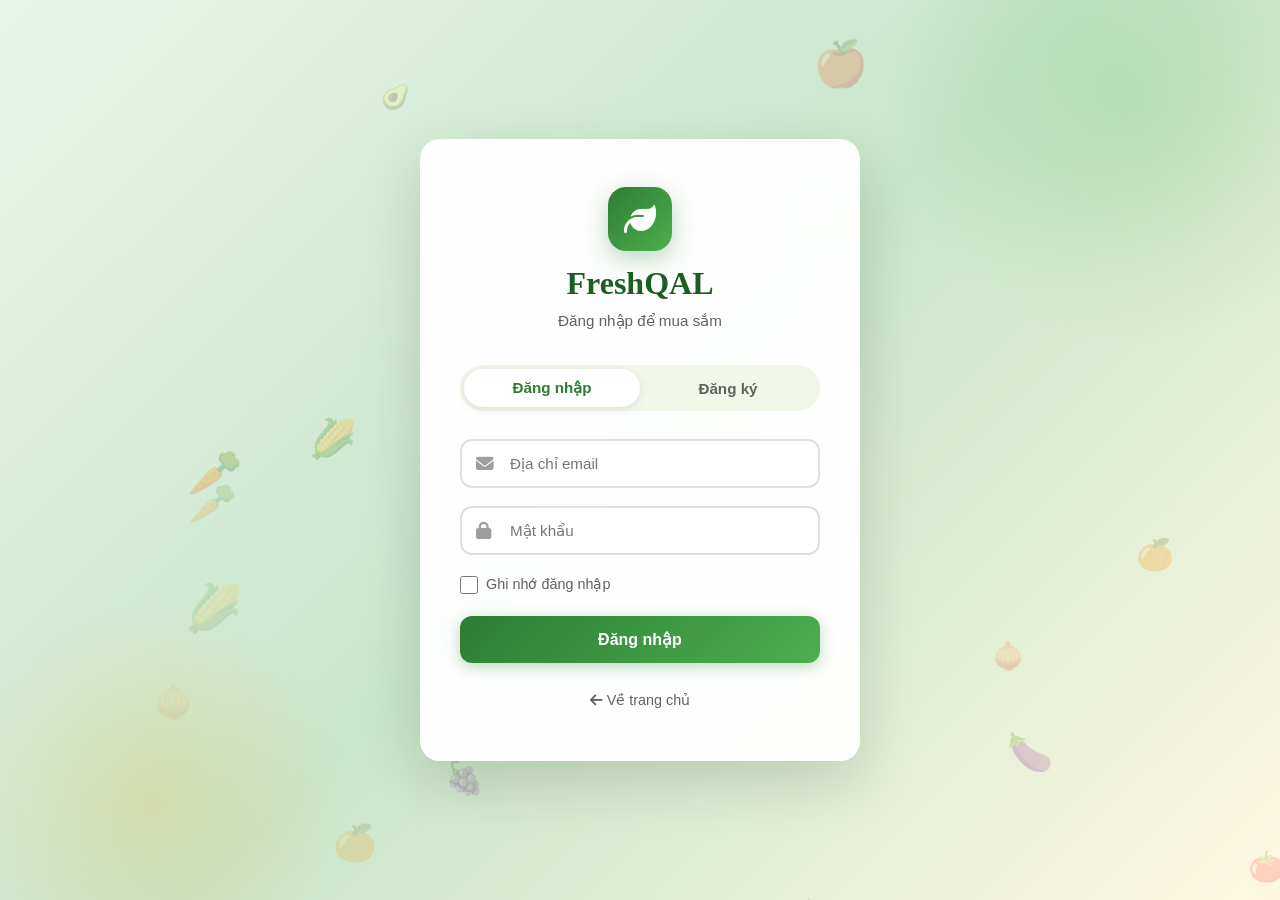
<file: admin/reports.html>
<!DOCTYPE html>
<html lang="vi">
<head>
    <meta charset="UTF-8">
    <meta name="viewport" content="width=device-width, initial-scale=1.0">
    <title>Báo cáo & Thống kê - FreshQAL Admin</title>
    <link rel="stylesheet" href="../css/style.css">
    <link rel="stylesheet" href="../fontawesome-free-6.6.0-web/css/all.css">
    <style>
        .charts-row {
            display: grid;
            /* grid-template-columns: 1fr 1fr; */
            gap: 20px;
            margin-bottom: 28px;
        }
        .bar-item .bar {
            height: 0;
        }
        .bar-item .bar.animate {
            transition: height 1s cubic-bezier(0.4, 0, 0.2, 1);
        }
        .donut-chart {
            animation: donutSpin 1s ease forwards;
        }
        @keyframes donutSpin {
            from { transform: rotate(-90deg); opacity: 0; }
            to { transform: rotate(0deg); opacity: 1; }
        }
        .stat-card {
            animation: fadeInUp 0.5s ease backwards;
        }
        .stat-card:nth-child(1) { animation-delay: 0.05s; }
        .stat-card:nth-child(2) { animation-delay: 0.1s; }
        .stat-card:nth-child(3) { animation-delay: 0.15s; }
        .stat-card:nth-child(4) { animation-delay: 0.2s; }
        .topbar-filter {
            display: flex;
            align-items: center;
            gap: 12px;
        }
        .topbar-filter select {
            padding: 8px 16px;
            border: 2px solid var(--border);
            border-radius: 50px;
            font-family: var(--font);
            font-size: 0.9rem;
            outline: none;
            cursor: pointer;
            transition: var(--transition);
            background: white;
        }
        .topbar-filter select:focus {
            border-color: var(--primary);
        }
        .export-btn {
            display: inline-flex;
            align-items: center;
            gap: 8px;
            padding: 10px 22px;
            background: linear-gradient(135deg, var(--primary), var(--primary-light));
            color: white;
            border: none;
            border-radius: 50px;
            font-family: var(--font);
            font-size: 0.9rem;
            font-weight: 600;
            cursor: pointer;
            transition: var(--transition);
            box-shadow: 0 4px 15px rgba(46,125,50,0.3);
        }
        .export-btn:hover {
            transform: translateY(-2px);
            box-shadow: 0 6px 25px rgba(46,125,50,0.4);
        }
        .revenue-chart-container {
            margin-bottom: 28px;
        }
        .category-bar .bar {
            background: linear-gradient(180deg, var(--accent), var(--accent-light)) !important;
        }
        @media (max-width: 768px) {
            .charts-row { grid-template-columns: 1fr; }
        }
    </style>
</head>
<body>
    <div class="admin-layout" id="app">
        <div id="sidebarContainer"></div>
        <div class="main-content">
            <div class="topbar">
                <h2><span style="color: #2e7d32; background-color: #e8f5ea; padding: 6px 10px; border-radius: 6px; display: inline-flex; align-items: center; margin-right: 8px;"><i class="fa-solid fa-chart-pie"></i></span>  Báo cáo & Thống kê</h2>
                <div class="topbar-actions">
                    <div class="topbar-filter">
                        <span style="font-size:0.9rem;color:var(--text-secondary);">📅 Thời gian:</span>
                        <select id="dateFilter" onchange="applyFilter()">
                            <option value="">Chọn bộ lọc</option>
                            <option value="1">Theo Năm</option>
                            <option value="0">Theo Tháng trong Năm</option>
                        </select>
                    </div>
                </div>
            </div>

            <div class="stats-grid" id="statsGrid"></div>

            <div class="chart-container revenue-chart-container">
                <div class="chart-header">
                    <h3>Biểu đồ doanh thu</h3>
                    <span class="text-muted" style="font-size:0.85rem; color: #1b5e20 !important; font-weight: 700; padding: 5px 10px; border-radius: 20px; background-color: #81c784;" id="chartPeriodLabel"></span>
                </div>
                <div class="bar-chart" id="revenueChart" style="height:280px;"></div>
            </div>

            <div class="charts-row">
                <div class="chart-container">
                    <div class="chart-header">
                        <h3>Phân bố trạng thái đơn hàng</h3>
                    </div>
                    <div id="orderStatusChart" style="padding:10px 0;"></div>
                </div>
            </div>

            <div class="data-card">
                <div class="data-card-header">
                    <h3> Chi tiết doanh thu</h3>
                    <button class="export-btn" onclick="exportCSV()">
                        <i class="fa-solid fa-arrow-up-right-from-square"></i> Xuất báo cáo
                    </button>
                </div>
                <div style="overflow-x:auto;">
                    <table class="data-table">
                        <thead>
                            <tr>
                                <th>Ngày</th>
                                <th>Số đơn hàng</th>
                                <th>Doanh thu</th>
                            </tr>
                        </thead>
                        <tbody id="revenueTable"></tbody>
                    </table>
                </div>
            </div>
        </div>
    </div>

    <script src="../js/data.js"></script>
    <script src="../js/components.js"></script>
    <script src="../js/app.js"></script>
    <script>
    let filteredOrders = [];
    let reportData = [];

    (function() {
        const user = requireRole(['admin']);
        if (!user) return;
        document.getElementById('sidebarContainer').innerHTML = renderSidebar('admin', 'reports');
        applyFilter();
    })();

    async function getFilteredOrders(filter) {
        const orders = await getOrders();
        const now = new Date();
        const todayStr = now.toISOString().split('T')[0];

        switch(filter) {
            case 'today':
                return orders.filter(o => o.order_date.split('T')[0] === todayStr);
            case '7days': {
                const from = new Date(now);
                from.setDate(from.getDate() - 6);
                from.setHours(0,0,0,0);
                return orders.filter(o => new Date(o.order_date) >= from);
            }
            case '30days': {
                const from = new Date(now);
                from.setDate(from.getDate() - 29);
                from.setHours(0,0,0,0);
                return orders.filter(o => new Date(o.order_date) >= from);
            }
            default:
                return orders;
        }
    }

    async function applyFilter() {
        const filter = document.getElementById('dateFilter').value;
        filteredOrders = await getFilteredOrders(filter);
        const allOrders = await getOrders();
        const products = await getProducts();
        const categories = await getCategories();
        console.log('Đơn hàng đã lọc:', filteredOrders);

        const resolved = filteredOrders.filter(o => o.order_status == 'pending');
        const totalRevenue = resolved.reduce((s, o) => s + o.total_amount, 0);
        const avgOrder = filteredOrders.length > 0 ? Math.round(totalRevenue / (resolved.length || 1)) : 0;

        const totalProductsSold = filteredOrders.reduce((s, o) =>
            s + o.detailOrderItems.reduce((si, item) => si + item.quantity, 0), 0);

        document.getElementById('statsGrid').innerHTML = `
            <div class="stat-card blue">
                <div class="stat-icon"><i class="fa-solid fa-coins"></i></div>
                <div class="stat-info">
                    <h4>Doanh thu</h4>
                    <div class="stat-number">${formatPrice(totalRevenue)}</div>
                </div>
            </div>
            <div class="stat-card orange">
                <div class="stat-icon"><i class="fa-solid fa-table-list"></i></div>
                <div class="stat-info">
                    <h4>Số đơn hàng</h4>
                    <div class="stat-number">${filteredOrders.length}</div>
                </div>
            </div>
            <div class="stat-card green">
                <div class="stat-icon"><i class="fa-solid fa-hand-holding-dollar"></i></i></div>
                <div class="stat-info">
                    <h4>Giá trị TB / đơn</h4>
                    <div class="stat-number">${formatPrice(avgOrder)}</div>
                </div>
            </div>
            <div class="stat-card red">
                <div class="stat-icon"><i class="fa-solid fa-box"></i></div>
                <div class="stat-info">
                    <h4>Sản phẩm đã bán</h4>
                    <div class="stat-number">${totalProductsSold}</div>
                </div>
            </div>
        `;

        // Gọi renderRevenueChart với option: "1" = theo năm, "0" = theo tháng
        const chartOption = filter === '1' ? '1' : '0';
        renderRevenueChart(chartOption);
        renderStatusDonut();
        // renderCategoryChart(products, categories);
        await renderRevenueTable(filter);
    }

    /**
     * Fetch doanh thu theo tháng/năm từ API
     * @param {string} option - '1' = theo năm, '0' = theo tháng
     * @returns {Promise<Array>} Mảng {thang, total_amount_month}
     */
    async function getRevenueByMonthYear(option) {
        try {
            const response = await fetch(
                `https://besellingcleanfood0604-production.up.railway.app/api/Orders/Orders/RevenueByMonthCurrentYear?option=${option}`,
                {
                    method: 'GET',
                    headers: {
                        'Content-Type': 'application/json',
                        'Authorization': `Bearer ${localStorage.getItem('authToken')}`
                    }
                }
            );

            if (!response.ok) {
                console.error(`API Error: ${response.status} ${response.statusText}`);
                showToast('Lỗi khi tải dữ liệu biểu đồ!', 'error');
                return [];
            }

            const data = await response.json();
            return Array.isArray(data) ? data : [];
        } catch (error) {
            console.error('Error fetching revenue chart data:', error);
            showToast('Lỗi khi kết nối API!', 'error');
            return [];
        }
    }

    /**
     * Render biểu đồ doanh thu từ API
     * @param {string} option - '1' = theo năm, '0' = theo tháng
     */
    async function renderRevenueChart(option) {
        try {
            // Fetch dữ liệu từ API mới
            const chartData = await getRevenueByMonthYear(option);

            if (!chartData || chartData.length === 0) {
                document.getElementById('revenueChart').innerHTML = 
                    '<div style="padding:40px; text-align:center; color:#999;">Không có dữ liệu doanh thu</div>';
                document.getElementById('chartPeriodLabel').textContent = '';
                return;
            }

            // Determine period label based on option
            const periodLabel = option === '1' ? 'Doanh thu theo năm' : 'Doanh thu theo tháng';
            document.getElementById('chartPeriodLabel').textContent = periodLabel;

            // Mapping dữ liệu từ API
            const processedData = chartData.map(item => ({
                thang: item.thang,
                revenue: item.total_amount_month || 0,
                label: option === '1' 
                    ? `Năm ${item.thang}` 
                    : `Tháng ${String(item.thang).padStart(2, '0')}`
            }));

            // Tính giá trị max để normalize chiều cao cột
            const maxRevenue = Math.max(...processedData.map(d => d.revenue), 1);

            // Render biểu đồ
            document.getElementById('revenueChart').innerHTML = processedData
                .map(item => {
                    const pct = item.revenue / 10000;
                    const displayValue = item.revenue > 0 ? formatPrice(item.revenue) : '0đ';
                    
                    return `<div class="bar-item">
                        <div class="bar-value">${displayValue}</div>
                        <div class="bar" data-height="${pct}px" style="height:0;"></div>
                        <div class="bar-label">${item.label}</div>
                    </div>`;
                })
                .join('');

            // Animate bars
            animateBars('#revenueChart');

        } catch (error) {
            console.error('Error in renderRevenueChart:', error);
            showToast('Lỗi hiển thị biểu đồ!', 'error');
        }
    }

    function renderStatusDonut() {
        const statusCounts = {
            pending: filteredOrders.filter(o => o.order_status === 'pending').length,
            approve: filteredOrders.filter(o => o.order_status === 'approve').length,
            resolve: filteredOrders.filter(o => o.order_status === 'resolve').length,
            reject: filteredOrders.filter(o => o.order_status === 'reject').length
        };
        const total = filteredOrders.length || 1;
        const colors = { pending: '#F9A825', approve: '#1565C0', resolve: '#2E7D32', reject: '#E53935' };
        const labels = { pending: 'Chờ xác nhận', approve: 'Đã xác nhận', resolve: 'Đã giao', reject: 'Đã hủy' };

        let parts = [];
        let cum = 0;
        for (const [s, c] of Object.entries(statusCounts)) {
            if (c === 0) continue;
            const pct = (c / total) * 100;
            parts.push(`${colors[s]} ${cum}% ${cum + pct}%`);
            cum += pct;
        }
        const grad = parts.length > 0
            ? `conic-gradient(${parts.join(', ')})`
            : 'conic-gradient(#e0e0e0 0% 100%)';

        document.getElementById('orderStatusChart').innerHTML = `
            <div class="donut-chart" style="background:${grad};">
                <div class="donut-center">
                    <div class="donut-value">${filteredOrders.length}</div>
                    <div class="donut-label">Đơn hàng</div>
                </div>
            </div>
            <div class="chart-legend">
                ${Object.entries(statusCounts).map(([s, c]) => `
                    <div class="legend-item">
                        <div class="legend-color" style="background:${colors[s]};"></div>
                        <span>${labels[s]}: ${c} (${total > 0 ? Math.round((c/total)*100) : 0}%)</span>
                    </div>`).join('')}
            </div>`;
    }

    /**
     * Fetch doanh thu theo ngày trong tháng hiện tại từ API
     */
    async function getRevenueByDayCurrentMonth() {
        try {
            const response = await fetch('https://besellingcleanfood0604-production.up.railway.app/api/Orders/Orders/RevenueByDayCurrentMonth', {
                method: 'GET',
                headers: {
                    'Content-Type': 'application/json',
                    'Authorization': `Bearer ${localStorage.getItem('authToken')}`
                }
            });

            if (!response.ok) {
                console.error(`API Error: ${response.status} ${response.statusText}`);
                return [];
            }

            const data = await response.json();
            return Array.isArray(data) ? data : [];
        } catch (error) {
            console.error('Error fetching revenue data:', error);
            showToast('Lỗi khi tải dữ liệu doanh thu!', 'error');
            return [];
        }
    }

    /**
     * Render bảng doanh thu từ API data
     */
    async function renderRevenueTable(filter) {
        try {
            // Fetch dữ liệu từ API
            const apiData = await getRevenueByDayCurrentMonth();

            if (!apiData || apiData.length === 0) {
                document.getElementById('revenueTable').innerHTML = 
                    '<tr><td colspan="4" class="text-center text-muted" style="padding:30px">Không có dữ liệu doanh thu</td></tr>';
                reportData = [];
                return;
            }

            // Mapping dữ liệu từ API response
            reportData = apiData.map(item => {
                const dateObj = new Date(item.day + 'T00:00:00');
                return {
                    date: item.day,
                    dateFormatted: formatDate(dateObj.toISOString()),
                    orders: item.sodonhang || 0,
                    revenue: item.total_amount || 0,
                    avg: item.sodonhang > 0 ? Math.round((item.total_amount || 0) / item.sodonhang) : 0
                };
            });

            // Tính tổng cộng
            const totalOrders = reportData.reduce((sum, r) => sum + r.orders, 0);
            const totalRevenue = reportData.reduce((sum, r) => sum + r.revenue, 0);

            // Render bảng với dữ liệu
            const tableRows = reportData
                .filter(r => r.orders > 0) // Chỉ hiển thị những ngày có đơn hàng
                .map(r => `
                <tr>
                    <td><strong>${r.dateFormatted}</strong></td>
                    <td>${r.orders}</td>
                    <td class="text-accent fw-bold">${formatPrice(r.revenue)}</td>
                </tr>`)
                .join('');

            // Thêm dòng tổng cộng
            const totalRow = `
                <tr style="background: #f5f5f5; border-top: 2px solid var(--border);">
                    <td><strong>TỔNG CỘNG</strong></td>
                    <td><strong>${totalOrders}</strong></td>
                    <td class="text-accent"><strong>${formatPrice(totalRevenue)}</strong></td>
                </tr>`;

            document.getElementById('revenueTable').innerHTML = tableRows + totalRow;

        } catch (error) {
            console.error('Error rendering revenue table:', error);
            showToast('Lỗi khi render bảng doanh thu!', 'error');
        }
    }

    function animateBars(selector) {
        requestAnimationFrame(() => {
            setTimeout(() => {
                document.querySelectorAll(`${selector} .bar`).forEach(bar => {
                    bar.classList.add('animate');
                    bar.style.height = bar.dataset.height;
                });
            }, 100);
        });
    }

    function exportCSV() {
        if (!reportData || reportData.length === 0) {
            showToast('Không có dữ liệu để xuất!', 'warning');
            return;
        }

        const BOM = '\uFEFF';
        const headers = ['Ngày', 'Số đơn hàng', 'Doanh thu (VNĐ)', 'TB/đơn (VNĐ)'];
        const rows = reportData
            .filter(r => r.orders > 0)
            .map(r => [r.dateFormatted, r.orders, r.revenue, r.avg]);

        if (rows.length === 0) {
            showToast('Không có dữ liệu để xuất!', 'warning');
            return;
        }

        const totalRevenue = rows.reduce((s, r) => s + r[2], 0);
        const totalOrders = rows.reduce((s, r) => s + r[1], 0);
        rows.push(['TỔNG CỘNG', totalOrders, totalRevenue, totalOrders > 0 ? Math.round(totalRevenue / totalOrders) : 0]);

        const csvContent = BOM + [headers, ...rows].map(row => row.join(',')).join('\n');
        const blob = new Blob([csvContent], { type: 'text/csv;charset=utf-8;' });
        const url = URL.createObjectURL(blob);
        const link = document.createElement('a');
        link.href = url;
        const filter = document.getElementById('dateFilter').value;
        const filterLabels = { today: 'hom-nay', '7days': '7-ngay', '30days': '30-ngay', all: 'tat-ca' };
        link.download = `bao-cao-doanh-thu-${filterLabels[filter]}-${new Date().toISOString().split('T')[0]}.csv`;
        document.body.appendChild(link);
        link.click();
        document.body.removeChild(link);
        URL.revokeObjectURL(url);
        showToast('Đã xuất báo cáo CSV thành công!', 'success');
    }
    </script>
</body>
</html>
</file>
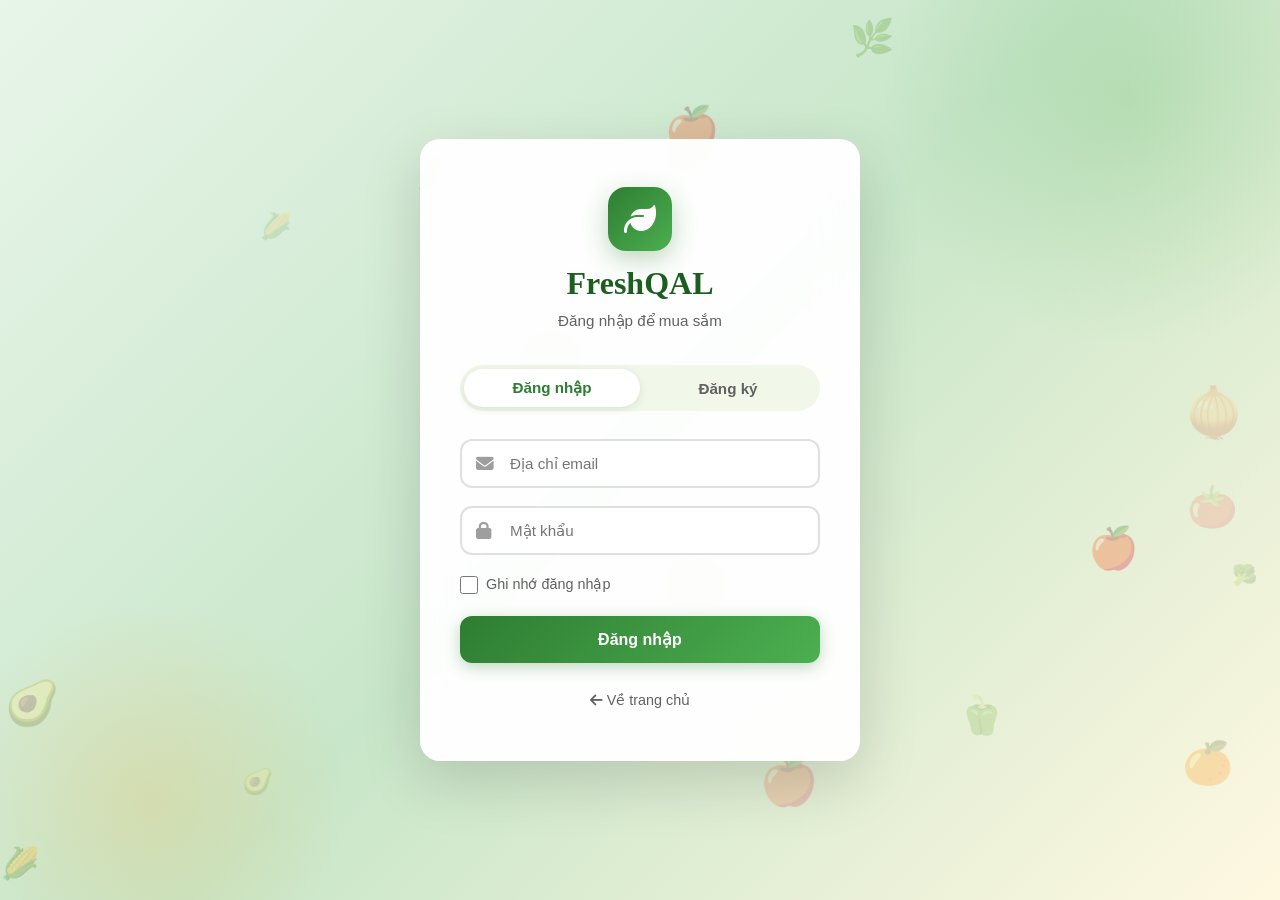
<file: customer/cart.html>
<!DOCTYPE html>
<html lang="vi">
<head>
    <meta charset="UTF-8">
    <meta name="viewport" content="width=device-width, initial-scale=1.0">
    <title>Giỏ hàng - FreshQAL</title>
    <link rel="stylesheet" href="../css/style.css">
    <link rel="stylesheet" href="../fontawesome-free-6.6.0-web/css/all.css">
</head>
<body>
    <div id="header-placeholder"></div>

    <div class="cart-page animate-fadeIn">
        <h1 class="page-title">
            <span class="title-icon"><i class="fa-solid fa-cart-shopping"></i></span>
            Giỏ hàng của bạn
        </h1>

        <div id="cart-content"></div>
    </div>

    <div id="footer-placeholder"></div>

    <script src="../js/data.js"></script>
    <script src="../js/components.js"></script>
    <script src="../js/app.js"></script>
    <script>
        document.addEventListener('DOMContentLoaded', () => {
            document.getElementById('header-placeholder').innerHTML = renderCustomerHeader();
            document.getElementById('footer-placeholder').innerHTML = renderFooter();
            renderCart();
        });

        async function renderCart() {
            const user = localStorage.getItem('current_user') ? JSON.parse(localStorage.getItem('current_user')) : null;
            if (!user) {
                navigateTo('login');
                return;
            }

            document.getElementById('cart-content').innerHTML = `
                <div style="text-align:center;padding:40px;">
                    <i class="fa-solid fa-spinner fa-spin" style="font-size:2rem;color:var(--accent);"></i>
                    <p style="margin-top:12px;color:var(--text-light);">Đang tải giỏ hàng...</p>
                </div>`;

            try {
                console.log('Đang tải giỏ hàng cho user:', user);
                const cartItems = await fetchCartFromAPI(user.id);
                console.log('Giỏ hàng đã tải:', cartItems);
                if (!cartItems || cartItems.length === 0) {
                    document.getElementById('cart-content').innerHTML = `
                        <div class="cart-empty animate-fadeInUp">
                            <div class="empty-icon"><i class="fa-solid fa-cart-shopping"></i></div>
                            <h3> Giỏ hàng trống</h3>
                            <p>Bạn chưa thêm sản phẩm nào vào giỏ hàng</p>
                            <button class="btn btn-primary" onclick="navigateTo('home')">
                                <i class="fa-solid fa-shopping-bag"></i> Tiếp tục mua sắm
                            </button>
                        </div>`;
                    return;
                }
                let itemsHTML = '';
                let subtotal = 0;

                cartItems.forEach((item, index) => {
                    const itemTotal = item.price * item.quantity;
                    subtotal += itemTotal;

                    itemsHTML += `
                    <div class="cart-item" style="animation-delay:${index * 0.1}s">
                        <div class="cart-item-img"><img src="https://besellingcleanfood0604-production.up.railway.app${item.image_url}" alt="${item.name}" onerror="this.style.display='none'" style="max-width:100%;object-fit:contain;" /></div>
                        <div class="cart-item-info">
                            <h4>${item.name}</h4>
                            <div class="item-price">${formatPrice(item.price)} / ${item.unit}</div>
                            <div style="margin-top:10px;">
                                <span style="font-size:0.95rem;color:var(--text-light);">Số lượng: <strong>${item.quantity}</strong></span>
                            </div>
                        </div>
                        <div class="cart-item-actions" style="height: 100%; justify-content: space-evenly;">
                            <div>
                                <button class="btn btn-ghost" onclick="removeFromCart(${item.id},this.closest('.cart-item'))">
                                    <i class="fa-solid fa-trash"></i>
                                </button>
                            </div>
                            <div style="font-weight:700;color:var(--accent);font-size:1.1rem;white-space:nowrap;">
                               Tổng : ${formatPrice(itemTotal)}
                            </div>
                        </div>
                    </div>`;
                });


                document.getElementById('cart-content').innerHTML = `
                    <div class="cart-layout">
                        <div class="cart-items">${itemsHTML}</div>
                        <div class="cart-summary animate-fadeInRight">
                            <h3><i class="fa-solid fa-receipt"></i> Tổng đơn hàng</h3>
                            <div class="summary-row">
                                <span>Tạm tính (${cartItems.reduce((s, i) => s + i.quantity, 0)} sản phẩm)</span>
                                <span>${formatPrice(subtotal)}</span>
                            </div>
                            <div class="summary-total">
                                <span>Tổng cộng</span>
                                <span class="total-amount">${formatPrice(subtotal)}</span>
                            </div>
                            <button class="btn btn-primary btn-lg" style="width:100%;justify-content:center;margin-top:16px;"
                                    onclick="navigateTo('checkout')">
                                <i class="fa-solid fa-money-bill-wave"></i> Tiến hành thanh toán
                            </button>
                            <button class="btn btn-ghost" style="width:100%;justify-content:center;margin-top:8px;"
                                    onclick="navigateTo('home')">
                                <i class="fa-solid fa-arrow-left"></i> Tiếp tục mua sắm
                            </button>
                        </div>
                    </div>`;
            } catch (err) {
                console.error('Lỗi tải giỏ hàng:', err);
                document.getElementById('cart-content').innerHTML = `
                    <div class="cart-empty animate-fadeInUp">
                        <div class="empty-icon"><i class="fa-solid fa-exclamation-triangle" style="color:var(--danger);"></i></div>
                        <h3>Không thể tải giỏ hàng</h3>
                        <p>Đã xảy ra lỗi khi tải dữ liệu. Vui lòng thử lại.</p>
                        <button class="btn btn-primary" onclick="renderCart()">
                            <i class="fa-solid fa-rotate-right"></i> Thử lại
                        </button>
                    </div>`;
            }
        }
    </script>
</body>
</html>
</file>
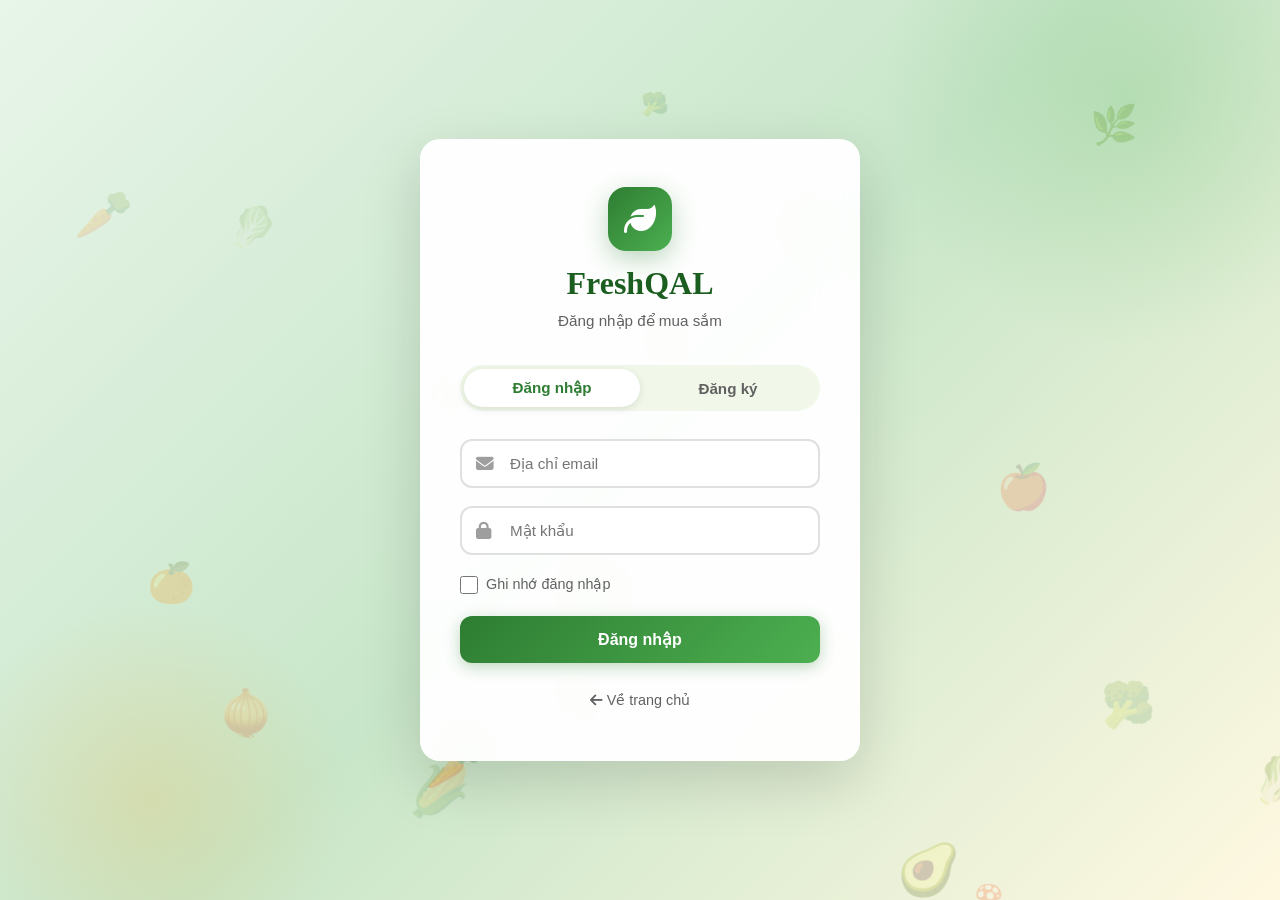
<file: customer/checkout.html>
<!DOCTYPE html>
<html lang="vi">
<head>
    <meta charset="UTF-8">
    <meta name="viewport" content="width=device-width, initial-scale=1.0">
    <title>Thanh toán - FreshQAL</title>
    <link rel="stylesheet" href="../css/style.css">
    <link rel="stylesheet" href="../fontawesome-free-6.6.0-web/css/all.css">
</head>
<body>
    <div id="header-placeholder"></div>

    <div class="checkout-page animate-fadeIn">
        <h1 class="page-title">
            <span class="title-icon">💳</span>
            Thanh toán
        </h1>

        <div class="checkout-layout">
            <div class="checkout-sections">
                <div class="checkout-section animate-fadeInUp">
                    <h3>📍 Thông tin nhận hàng</h3>
                    <div class="form-group">
                        <label for="recipient_name">Họ tên người nhận <span style="color:var(--danger)">*</span></label>
                        <input type="text" id="recipient_name" class="form-control" placeholder="Nhập họ tên người nhận">
                    </div>
                    <div class="form-row">
                        <div class="form-group">
                            <label for="phone">Số điện thoại <span style="color:var(--danger)">*</span></label>
                            <input type="tel" id="phone" class="form-control" placeholder="Nhập số điện thoại người nhận">
                        </div>
                        <div class="form-group">
                            <label>&nbsp;</label>
                            <div style="padding:12px 16px;background:var(--info-bg);border-radius:var(--radius);font-size:0.85rem;color:var(--info);">
                                📞 Chúng tôi sẽ gọi xác nhận đơn hàng
                            </div>
                        </div>
                    </div>
                    <div class="form-row">
                        <div class="form-group">
                            <label for="district">Quận / Huyện <span style="color:var(--danger)">*</span></label>
                            <select id="district" class="form-control" onchange="onDistrictChange()">
                                <option value="">-- Chọn quận / huyện --</option>
                                    <option value="Ba Đình|inner">Ba Đình</option>
                                    <option value="Hoàn Kiếm|inner">Hoàn Kiếm</option>
                                    <option value="Tây Hồ|inner">Tây Hồ</option>
                                    <option value="Long Biên|inner">Long Biên</option>
                                    <option value="Cầu Giấy|inner">Cầu Giấy</option>
                                    <option value="Đống Đa|inner">Đống Đa</option>
                                    <option value="Hai Bà Trưng|inner">Hai Bà Trưng</option>
                                    <option value="Hoàng Mai|inner">Hoàng Mai</option>
                                    <option value="Thanh Xuân|inner">Thanh Xuân</option>
                                    <option value="Nam Từ Liêm|inner">Nam Từ Liêm</option>
                                    <option value="Bắc Từ Liêm|inner">Bắc Từ Liêm</option>
                                    <option value="Hà Đông|inner">Hà Đông</option>
                                    <option value="Sóc Sơn|outer">Sóc Sơn</option>
                                    <option value="Đông Anh|outer">Đông Anh</option>
                                    <option value="Gia Lâm|outer">Gia Lâm</option>
                                    <option value="Thanh Trì|outer">Thanh Trì</option>
                                    <option value="Mê Linh|outer">Mê Linh</option>
                                    <option value="Ba Vì|outer">Ba Vì</option>
                                    <option value="Phúc Thọ|outer">Phúc Thọ</option>
                                    <option value="Đan Phượng|outer">Đan Phượng</option>
                                    <option value="Hoài Đức|outer">Hoài Đức</option>
                                    <option value="Quốc Oai|outer">Quốc Oai</option>
                                    <option value="Thạch Thất|outer">Thạch Thất</option>
                                    <option value="Chương Mỹ|outer">Chương Mỹ</option>
                                    <option value="Thanh Oai|outer">Thanh Oai</option>
                                    <option value="Thường Tín|outer">Thường Tín</option>
                                    <option value="Phú Xuyên|outer">Phú Xuyên</option>
                                    <option value="Ứng Hòa|outer">Ứng Hòa</option>
                                    <option value="Mỹ Đức|outer">Mỹ Đức</option>
                            </select>
                        </div>
                        <div class="form-group">
                            <label>&nbsp;</label>
                            <div id="shipping-zone-badge" style="padding:12px 16px;background:var(--bg-card, #f8f9fa);border-radius:var(--radius);font-size:0.85rem;color:var(--text-light);border:1px dashed var(--border);">
                                Chọn quận/huyện để xem phí ship
                            </div>
                        </div>
                    </div>
                    <div class="form-group">
                        <label for="address">Địa chỉ chi tiết <span style="color:var(--danger)">*</span></label>
                        <input type="text" id="address" class="form-control" placeholder="Số nhà, đường, phường/xã..."></div>
                </div>

                <div class="checkout-section animate-fadeInUp" style="animation-delay:0.15s">
                    <h3>Phương thức thanh toán</h3>
                    <div class="payment-options">
                        <label class="payment-option active" onclick="selectPayment(this, 'Cash')">
                            <input type="radio" name="payment" value="Cash" checked>
                            <span class="pay-icon"><i class="fa-solid fa-money-bill-wave"></i></span>
                            <div>
                                <div class="pay-name">Thanh toán khi nhận hàng (Cash)</div>
                                <div class="pay-desc">Thanh toán bằng tiền mặt khi nhận hàng</div>
                            </div>
                        </label>
                        <label class="payment-option" onclick="selectPayment(this, 'Banking')">
                            <input type="radio" name="payment" value="Banking">
                            <span class="pay-icon"><i class="fa-regular fa-credit-card"></i></span>
                            <div>
                                <div class="pay-name">Chuyển khoản ngân hàng</div>
                                <div class="pay-desc">Chuyển khoản qua tài khoản ngân hàng</div>
                            </div>
                        </label>
                    </div>
                </div>

                <div class="checkout-section animate-fadeInUp" style="animation-delay:0.3s">
                    <h3> Ghi chú đơn hàng</h3>
                    <div class="form-group" style="margin-bottom:0;">
                        <textarea id="order-note" class="form-control" rows="3"
                        placeholder="Ghi chú thêm cho đơn hàng (thời gian giao, yêu cầu đặc biệt...)"></textarea>
                    </div>
                </div>
            </div>

            <div class="cart-summary animate-fadeInRight" id="order-summary">
                <h3>📃 Đơn hàng của bạn</h3>
                <div id="summary-items"></div>
                <div id="summary-totals"></div>
                <button class="btn btn-primary btn-lg" style="width:100%;justify-content:center;margin-top:20px;"
                        onclick="handlePlaceOrder()">
                    <i class="fa-solid fa-coins"></i> Đặt hàng
                </button>
            </div>
        </div>
    </div>

    <div id="footer-placeholder"></div>

    <script src="../js/data.js"></script>
    <script src="../js/components.js"></script>
    <script src="../js/app.js"></script>
    <script>
        let currentUser = null;

        document.addEventListener('DOMContentLoaded',async () => {
            currentUser = requireAuth();
            if (!currentUser) return;

            document.getElementById('header-placeholder').innerHTML = renderCustomerHeader();
            document.getElementById('footer-placeholder').innerHTML = renderFooter();

            const cart = await fetchCartFromAPI(currentUser.id);
            if (cart.length === 0) {
                showToast('Giỏ hàng trống! Vui lòng thêm sản phẩm.', 'warning');
                navigateTo('cart');
                return;
            }

            prefillUserInfo();
            renderOrderSummary();
        });

        function prefillUserInfo() {
            if (currentUser) {
                document.getElementById('recipient_name').value = currentUser.name || '';
            }
        }

        const SHIPPING_FEE = { inner: 40000, outer: 60000 };

        function getSelectedDistrict() {
            const val = document.getElementById('district').value;
            if (!val) return null;
            const [name, zone] = val.split('|');
            return { name, zone };
        }

        function getShippingFee() {
            const district = getSelectedDistrict();
            if (!district) return null;
            return SHIPPING_FEE[district.zone];
        }

        function onDistrictChange() {
            const district = getSelectedDistrict();
            const badge = document.getElementById('shipping-zone-badge');

            if (!district) {
                badge.innerHTML = ' Chọn quận/huyện để xem phí ship';
                badge.style.cssText = 'padding:12px 16px;background:var(--bg-card,#f8f9fa);border-radius:var(--radius);font-size:0.85rem;color:var(--text-light);border:1px dashed var(--border);';
            } else if (district.zone === 'inner') {
                badge.innerHTML = ` <strong>Nội thành</strong> &nbsp;·&nbsp; Phí ship: <strong style="color:var(--accent)">40.000đ</strong>`;
                badge.style.cssText = 'padding:12px 16px;background:#e8f5e9;border-radius:var(--radius);font-size:0.85rem;color:#2e7d32;border:1px solid #a5d6a7;';
            } else {
                badge.innerHTML = ` <strong>Ngoại thành</strong> &nbsp;·&nbsp; Phí ship: <strong style="color:var(--danger,#e53935)">60.000đ</strong>`;
                badge.style.cssText = 'padding:12px 16px;background:#fff3e0;border-radius:var(--radius);font-size:0.85rem;color:#e65100;border:1px solid #ffcc80;';
            }

            renderOrderSummary();
        }

        function selectPayment(el, method) {
            document.querySelectorAll('.payment-option').forEach(o => o.classList.remove('active'));
            el.classList.add('active');
        }

        async function renderOrderSummary() {
            const cart = await fetchCartFromAPI(currentUser.id);
            let subtotal = 0;
            let itemsHTML = '';

            for (const item of cart) {
                console.log('Đang xử lý item trong cart:', item);
                const product = await getProductById(item.product_id);
                console.log("product la : ",product);
                if (!product) return;
                const lineTotal = product.price * item.quantity;
                subtotal += lineTotal;

                itemsHTML += `
                    <div style="display:flex;align-items:center;gap:12px;padding:10px 0;border-bottom:1px dashed var(--border);">
                        <img style="" src="https://besellingcleanfood0604-production.up.railway.app${item.image_url}" alt="Ảnh" class="summary-item-img">
                        <div style="flex:1;">
                            <div style="font-weight:600;font-size:0.9rem;">${product.name}</div>
                            <div style="font-size:0.82rem;color:var(--text-light);">x${item.quantity}</div>
                        </div>
                        <div style="font-weight:700;color:var(--accent);white-space:nowrap;">${formatPrice(lineTotal)}</div>
                    </div>`;
            }

            const shippingFee = getShippingFee();
            const district = getSelectedDistrict();
            const shipping = shippingFee ?? 0;
            const total = subtotal + shipping;

            let shippingDisplay = '';
            if (!district) {
                shippingDisplay = `<span style="color:var(--text-light);font-style:italic;">Chọn quận/huyện</span>`;
            } else {
                shippingDisplay = `<span id="shippingFee" gtri="${shipping}">${formatPrice(shipping)}</span>`;
            }

            document.getElementById('summary-items').innerHTML = itemsHTML;
            document.getElementById('summary-totals').innerHTML = `
                <div class="summary-row">
                    <span>Tạm tính (${cart.reduce((s, i) => s + i.quantity, 0)} sản phẩm)</span>
                    <span id="subtotal" gtri="${subtotal}">${formatPrice(subtotal)}</span>
                </div>
                <div class="summary-row">
                    <span>Phí vận chuyển${district ? ` <small style="color:var(--text-light)">(${district.zone === 'inner' ? 'Nội thành' : 'Ngoại thành'})</small>` : ''}</span>
                    ${shippingDisplay}
                </div>
                <div class="summary-total">
                    <span>Tổng thanh toán</span>
                    <span class="total-amount">${district ? formatPrice(total) : '—'}</span>
                </div>`;
        }

        async function handlePlaceOrder() {
            const recipientName = document.getElementById('recipient_name').value.trim();
            const phone = document.getElementById('phone').value.trim();
            const address = document.getElementById('address').value.trim();
            const note = document.getElementById('order-note').value.trim();
            const paymentMethod = document.querySelector('input[name="payment"]:checked').value;

            if (!recipientName) {
                showToast('Vui lòng nhập họ tên người nhận!', 'error');
                document.getElementById('recipient_name').focus();
                document.getElementById('recipient_name').style.animation = 'shake 0.4s ease';
                return;
            }
            if (!phone) {
                showToast('Vui lòng nhập số điện thoại!', 'error');
                document.getElementById('phone').focus();
                document.getElementById('phone').style.animation = 'shake 0.4s ease';
                return;
            }
            const phoneRegex = /^(0[1-9])[0-9]{8}$/;
            if (!phoneRegex.test(phone)) {
                showToast('Số điện thoại không hợp lệ!', 'error');
                document.getElementById('phone').focus();
                return;
            }
            const district = getSelectedDistrict();
            if (!district) {
                showToast('Vui lòng chọn quận / huyện!', 'error');
                document.getElementById('district').focus();
                return;
            }
            if (!address) {
                showToast('Vui lòng nhập địa chỉ chi tiết!', 'error');
                document.getElementById('address').focus();
                document.getElementById('address').style.animation = 'shake 0.4s ease';
                return;
            }

            const cart = await fetchCartFromAPI(currentUser.id);
            let subtotal = parseFloat(document.getElementById('subtotal').getAttribute('gtri')) || 0;
            const shipping = parseFloat(document.getElementById('shippingFee').getAttribute('gtri')) || 0;
            console.log('aloooo subtotal:', subtotal, 'shipping:', shipping);
            const totalAmount = subtotal + shipping;
            const fullAddress = `${address}, ${district.name}, Hà Nội`;

            const orderPayload = {
                user_id: currentUser.id,
                order_date: new Date().toISOString(),
                total_amount: totalAmount,
                payment_method: paymentMethod,
                payment_status: paymentMethod === 'Cash' ? 'unpaid' : 'pending',
                order_status: 'pending',
                shipping_address: fullAddress,
                note: note,
                recipient_name: recipientName,
                phone: phone,
                address: fullAddress,
                created_at: new Date().toISOString()
            };
            console.log('Payload đơn hàng:', orderPayload);
            const btn = document.querySelector('.btn-primary.btn-lg');
            btn.disabled = true;
            btn.innerHTML = '<i class="fa-solid fa-spinner fa-spin"></i> Đang xử lý...';

            try {
                console.log('Đang gửi payload đơn hàng:', orderPayload);
                const res = await fetch('https://besellingcleanfood0604-production.up.railway.app/api/Orders/Orders/Addnew', {
                    method: 'POST',
                    headers: { 'Content-Type': 'application/json' },
                    body: JSON.stringify(orderPayload)
                });

                if (!res.ok) throw new Error('Tạo đơn hàng thất bại');                        
                console.log("vào đây 1");

                const order = await res.text();
                console.log('mã Đơn hàng đã tạo:', order);

                if (paymentMethod === 'Banking') {
                    console.log("vào đây 2");
                    console.log(JSON.stringify({
                            orderId: order,
                            amount: totalAmount
                        }));
                    const vnpayRes = await fetch('https://besellingcleanfood0604-production.up.railway.app/api/VnPay/CreatePaymentUrl', {
                        method: 'POST',
                        headers: { 'Content-Type': 'application/json' },
                        body: JSON.stringify({
                            orderId: order,
                            amount: totalAmount
                        })
                    });

                    if (!vnpayRes.ok) throw new Error('Tạo link thanh toán thất bại');

                    const vnpayData = await vnpayRes.json();
                    localStorage.setItem('orderIdpaying', order);
                    setTimeout(() => {
                        showToast('Chuyển đến cổng thanh toán...', 'success');
                        window.location.href = vnpayData.paymentUrl;
                    }, 500);
                } else {
                        // Sau khi tạo đơn hàng thành công, push toàn bộ Order_Item
                        const orderItemsApi = 'https://besellingcleanfood0604-production.up.railway.app/api/Order_Item_/AddNew';
                        // Chuẩn bị mảng order item
                        const detail_orders = await Promise.all(cart.map(async item => {
                            //const product = await getProductById(item.product_id);
                            return {
                                order_id: order,
                                product_id: item.product_id,
                                quantity: item.quantity,
                                unit_price: item ? item.price : 0
                            };
                        }));
                        console.log('detail_orders la : ', detail_orders);
        
                        // Gửi tất cả order item lên API, chờ tất cả hoàn thành
                        const orderItemResults = await Promise.all(detail_orders.map(async (item) => {
                            try {
                                const res = await fetch(orderItemsApi, {
                                    method: 'POST',
                                    headers: { 'Content-Type': 'application/json' },
                                    body: JSON.stringify(item)
                                });
                                console.log(JSON.stringify(item));
                                if (!res.ok) {
                                    const errText = await res.text();
                                    throw new Error(`Order_Item thất bại cho sản phẩm ${item.product_id}: ${errText}`);
                                }
                                return await res.json();
                            } catch (err) {
                                console.error(err);
                                return { error: true, message: err.message, item };
                            }
                        }));
                        // Kiểm tra nếu có lỗi ở bất kỳ item nào
                        const failedItems = orderItemResults.filter(r => r && r.error);
                        if (failedItems.length > 0) {
                            showToast('Có lỗi khi lưu chi tiết đơn hàng. Vui lòng liên hệ hỗ trợ!', 'error');
                            console.error('Order_Item lỗi:', failedItems);
                        }
                    showToast(`🎉 Đặt hàng thành công! Mã đơn #${order}`, 'success');
                    clearCart(currentUser.id);
                    setTimeout(() => navigateTo('orders'), 1500);
                }

            } catch (err) {
                console.error('Lỗi đặt hàng:', err);
                showToast('Đặt hàng thất bại. Vui lòng thử lại!', 'error');
                btn.disabled = false;
                btn.innerHTML = '<i class="fa-solid fa-coins"></i> Đặt hàng';
            }
        }
    </script>
</body>
</html>
</file>
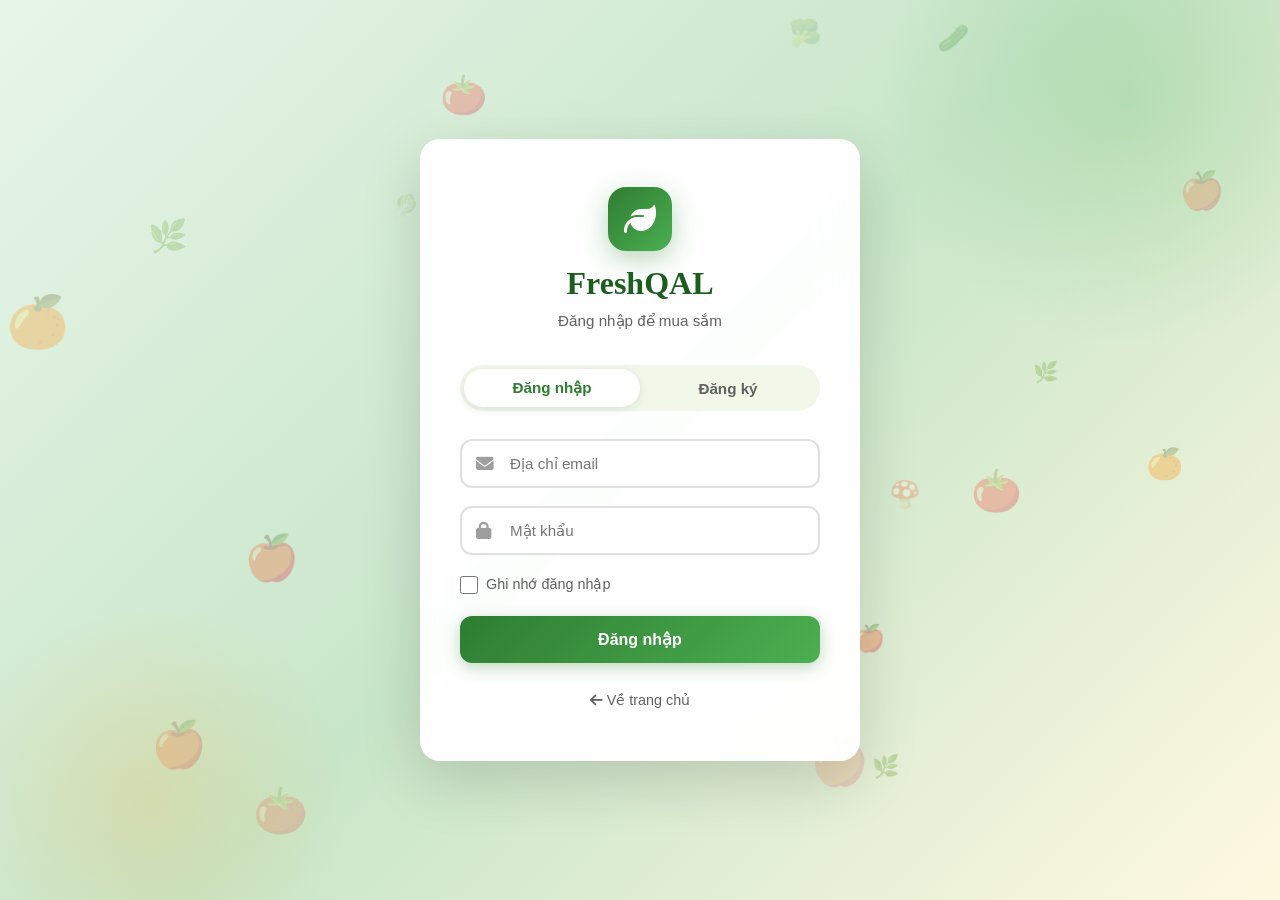
<file: customer/orders.html>
<!DOCTYPE html>
<html lang="vi">
<head>
    <meta charset="UTF-8">
    <meta name="viewport" content="width=device-width, initial-scale=1.0">
    <title>Đơn hàng của tôi - FreshQAL</title>
    <link rel="stylesheet" href="../css/style.css">
    <link rel="stylesheet" href="../fontawesome-free-6.6.0-web/css/all.css">
</head>
<body>
    <div id="header-placeholder"></div>

    <div class="orders-page animate-fadeIn">
        <h1 class="page-title">
            <span class="title-icon">📦</span>
            Đơn hàng của tôi
        </h1>

        <div class="order-tabs" id="order-tabs">
            <button class="order-tab active" onclick="filterOrders('all', this)">Tất cả</button>
            <button class="order-tab" onclick="filterOrders('pending', this)">⏳ Chờ xác nhận</button>
            <button class="order-tab" onclick="filterOrders('approve', this)">✅ Đã xác nhận</button>
            <button class="order-tab" onclick="filterOrders('resolve', this)">🚚 Đã giao</button>
            <button class="order-tab" onclick="filterOrders('reject', this)">❌ Đã hủy</button>
        </div>

        <div id="orders-list"></div>
    </div>

    <div id="footer-placeholder"></div>

    <script src="../js/data.js"></script>
    <script src="../js/components.js"></script>
    <script src="../js/app.js"></script>
    <script>
        let currentUser = null;
        let currentFilter = 'all';
        let cachedOrders = [];

        document.addEventListener('DOMContentLoaded', () => {
            currentUser = requireAuth();
            if (!currentUser) return;

            document.getElementById('header-placeholder').innerHTML = renderCustomerHeader();
            document.getElementById('footer-placeholder').innerHTML = renderFooter();
            loadOrders();
        });

        function filterOrders(status, btn) {
            currentFilter = status;
            document.querySelectorAll('.order-tab').forEach(t => t.classList.remove('active'));
            btn.classList.add('active');
            displayOrders();
        }

        async function loadOrders() {
            document.getElementById('orders-list').innerHTML = `
                <div style="text-align:center;padding:40px;">
                    <i class="fa-solid fa-spinner fa-spin" style="font-size:2rem;color:var(--accent);"></i>
                    <p style="margin-top:12px;color:var(--text-light);">Đang tải đơn hàng...</p>
                </div>`;

            try {
                const rawItems = await fetchOrdersFromAPI(currentUser.id);

                const ordersMap = {};
                rawItems.forEach(item => {
                    if (!ordersMap[item.id]) {
                        ordersMap[item.id] = {
                            id: item.id,
                            payment_method: item.payment_method,
                            payment_status: item.payment_status,
                            order_status: item.order_status,
                            order_date: item.order_date,
                            total_amount: item.total_amount,
                            items: []
                        };
                    }
                    ordersMap[item.id].items.push({
                        image_url: item.image_url,
                        name: item.name,
                        quantity: item.quantity,
                        unit_price: item.unit_price
                    });
                });

                cachedOrders = Object.values(ordersMap);
                cachedOrders.sort((a, b) => new Date(b.order_date) - new Date(a.order_date));

                displayOrders();
            } catch (err) {
                console.error('Lỗi tải đơn hàng:', err);
                document.getElementById('orders-list').innerHTML = `
                    <div class="empty-state animate-fadeInUp">
                        <div class="empty-icon"><i class="fa-solid fa-exclamation-triangle" style="font-size:2.5rem;color:var(--danger);"></i></div>
                        <h3>Không thể tải đơn hàng</h3>
                        <p>Đã xảy ra lỗi khi tải dữ liệu. Vui lòng thử lại.</p>
                        <button class="btn btn-primary" onclick="loadOrders()">
                            <i class="fa-solid fa-rotate-right"></i> Thử lại
                        </button>
                    </div>`;
            }
        }

        function displayOrders() {
            let orders = [...cachedOrders];

            if (currentFilter !== 'all') {
                orders = orders.filter(o => o.order_status === currentFilter);
            }
            console.log(orders);
            if (orders.length === 0) {
                document.getElementById('orders-list').innerHTML = `
                    <div class="empty-state animate-fadeInUp">
                        <div class="empty-icon"><i class="fa-solid fa-inbox" style="font-size:2.5rem;color:var(--text-light);"></i></div>
                        <h3>${currentFilter === 'all' ? 'Chưa có đơn hàng nào' : 'Không có đơn hàng phù hợp'}</h3>
                        <p>Hãy mua sắm để có đơn hàng đầu tiên nhé!</p>
                        <button class="btn btn-primary" onclick="navigateTo('home')">
                            <i class="fa-solid fa-shopping-bag"></i> Mua sắm ngay
                        </button>
                    </div>`;
                return;
            }

            document.getElementById('orders-list').innerHTML = orders.map((order, index) => {
                const statusClass = `status-${order.order_status}`;
                const statusText = getOrderStatusText(order.order_status);

                const totalAmount = order.items.reduce((sum, item) => sum + item.unit_price * item.quantity, 0);

                const itemsHTML = order.items.map(item => {
                    const imgSrc = item.image_url;
                    return `
                        <div class="order-item">
                            <div class="order-item-img">
                                ${imgSrc
                                    ? `<img src="https://besellingcleanfood0604-production.up.railway.app${imgSrc}" alt="${item.name}" style="width:40px;height:40px;object-fit:cover;border-radius:8px;" onerror="this.outerHTML='<i class=\\'fa-solid fa-leaf\\' style=\\'font-size:1.5rem;color:var(--accent)\\'></i>'">`
                                    : '<i class="fa-solid fa-leaf" style="font-size:1.5rem;color:var(--accent)"></i>'}
                            </div>
                            <span class="order-item-name">${item.name}</span>
                            <span class="order-item-qty">x${item.quantity}</span>
                            <span class="order-item-price">${formatPrice(item.unit_price * item.quantity)}</span>
                        </div>`;
                }).join('');

                return `
                <div class="order-card animate-fadeInUp" style="animation-delay:${index * 0.1}s">
                    <div class="order-header">
                        <div>
                            <span class="order-id">Đơn hàng #${order.id}</span>
                            <span style="margin-left:12px;font-size:0.85rem;color:var(--text-light);">
                                ${formatDateTime(order.order_date)}
                            </span>
                        </div>
                        <span class="order-status ${statusClass}">${statusText}</span>
                    </div>
                    <div class="order-body">${itemsHTML}</div>
                    <div class="order-footer">
                        <div class="order-total">
                            Tổng: <span>${formatPrice(order.total_amount)}</span>
                        </div>
                        <div style="display:flex;gap:10px;align-items:center;">
                            <span style="font-size:0.85rem;color:var(--text-light);">
                                ${(order.payment_method === 'Cash' || order.payment_method === 'COD')
                                    ? '<i class="fa-solid fa-money-bill-wave"></i> COD'
                                    : '<i class="fa-solid fa-building-columns"></i> Banking'}
                                · ${getPaymentStatusText(order.payment_status)}
                            </span>
                        </div>
                    </div>
                </div>`;
            }).join('');
        }
    </script>
</body>
</html>
</file>
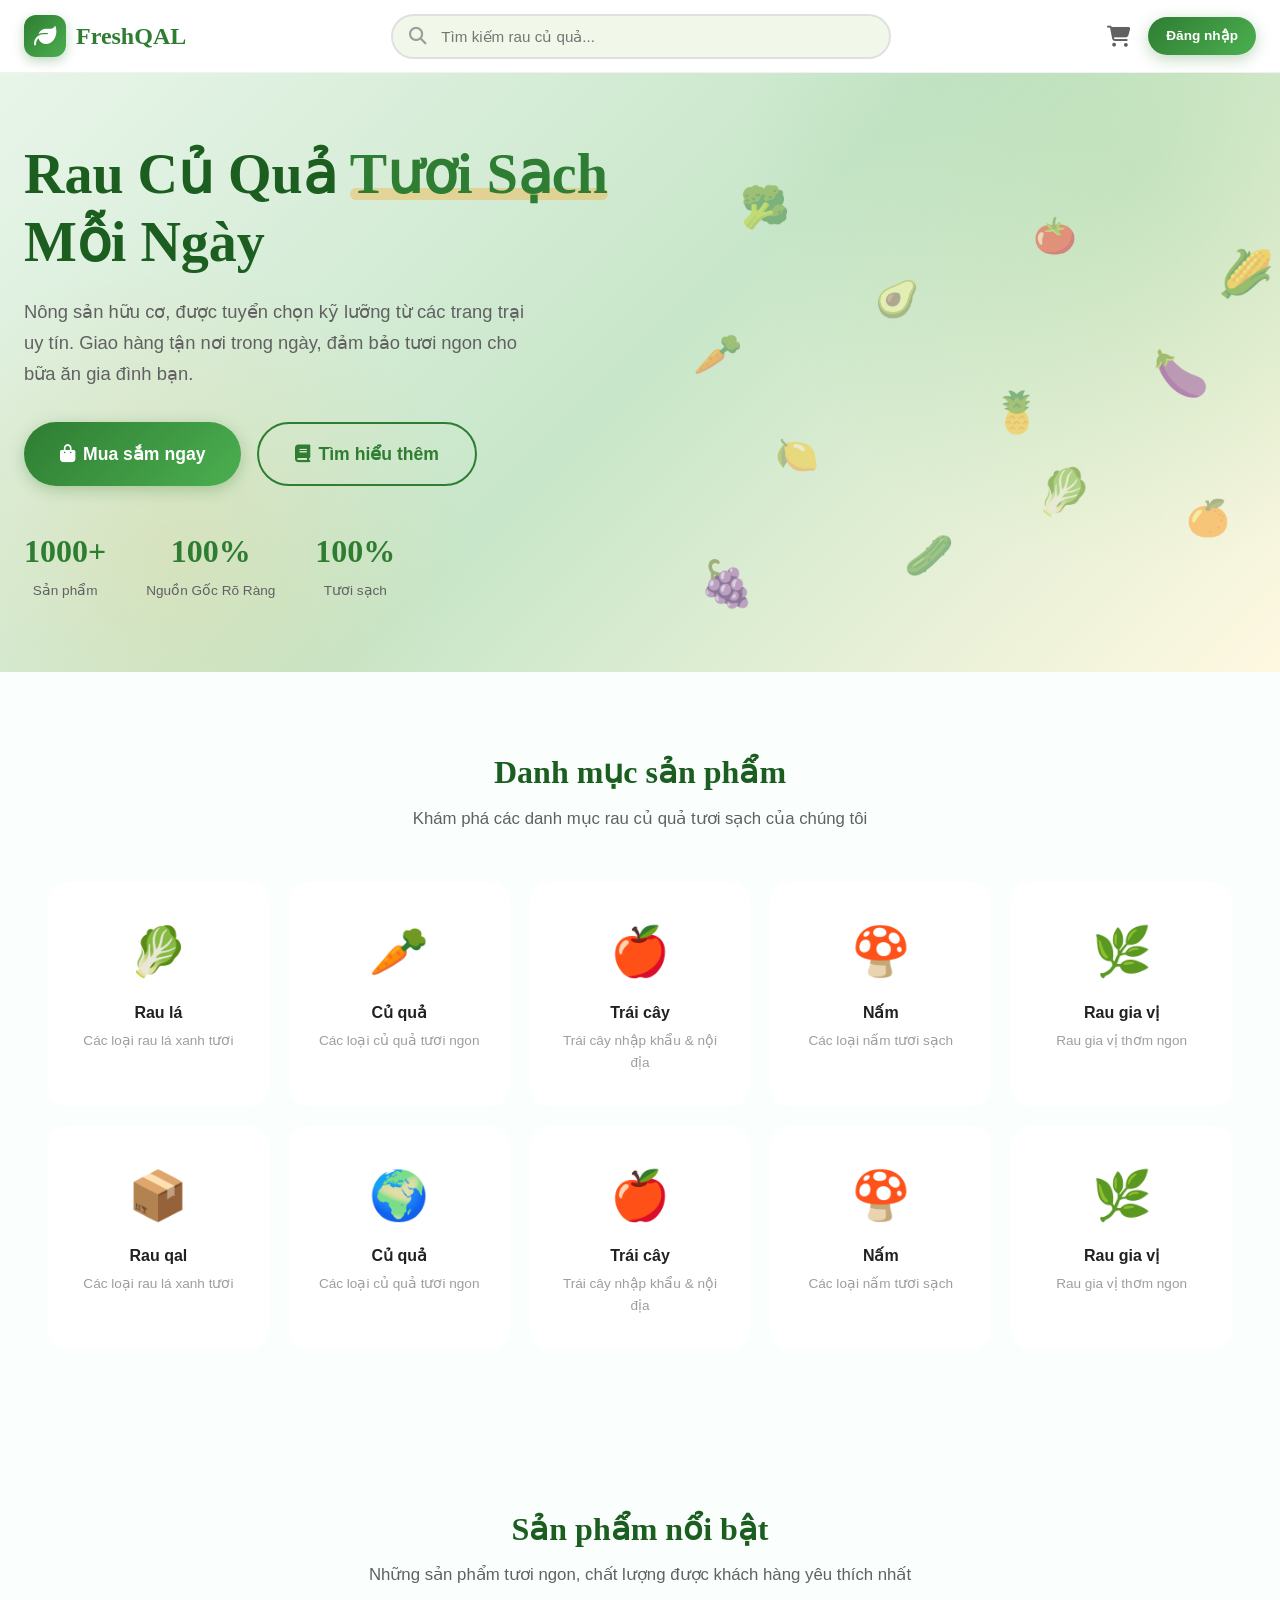
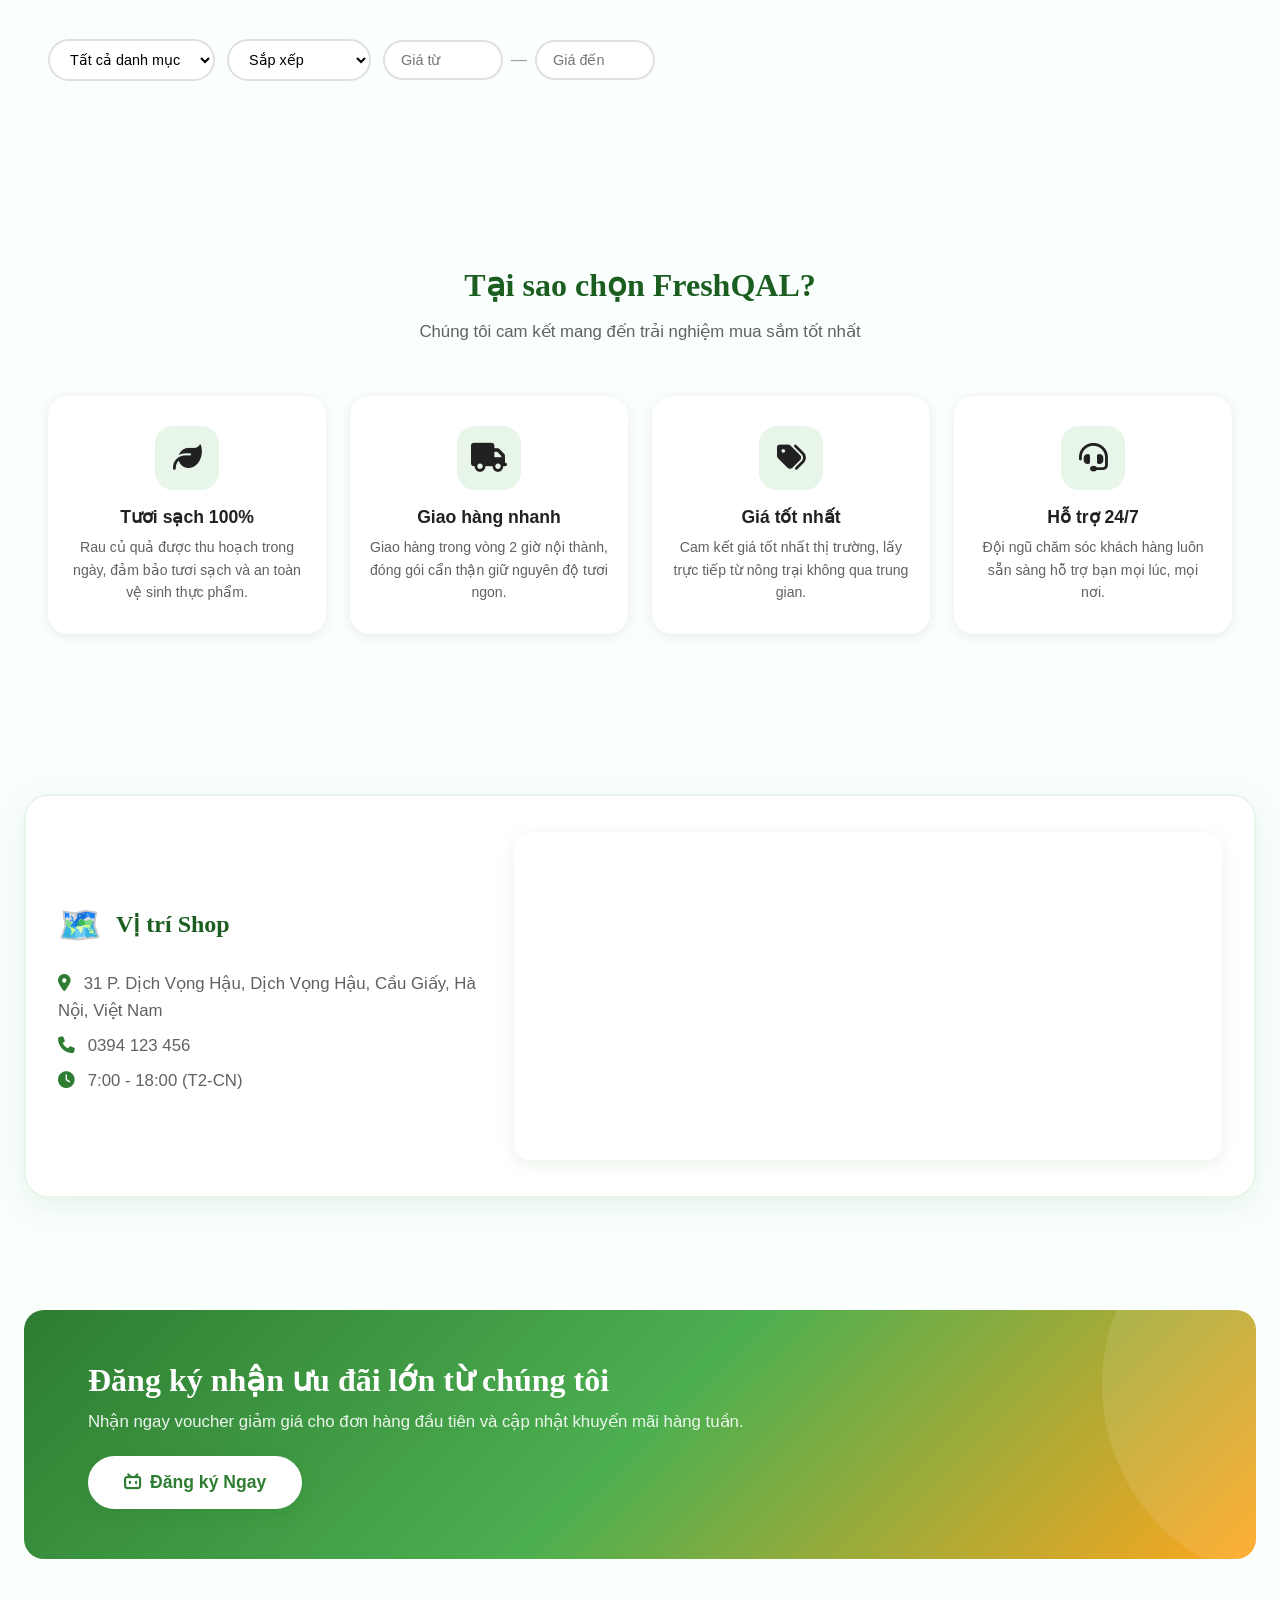
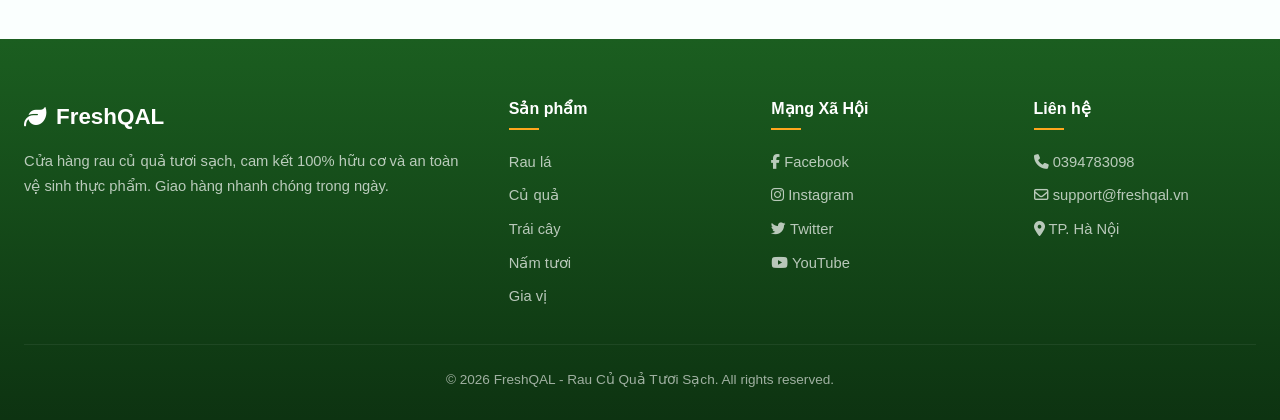
<file: customer/product-detail.html>
<!DOCTYPE html>
<html lang="vi">
<head>
    <meta charset="UTF-8">
    <meta name="viewport" content="width=device-width, initial-scale=1.0">
    <title>Chi tiết sản phẩm - FreshQAL</title>
    <link rel="stylesheet" href="../css/style.css">
    <link rel="stylesheet" href="../fontawesome-free-6.6.0-web/css/all.css">
</head>
<body>
    <div id="header-placeholder"></div>

    <div class="product-detail animate-fadeIn">
        <div class="breadcrumb" id="breadcrumb">
            <a href="../index.html"><i class="fa-solid fa-house"></i> Trang chủ</a>
            <span class="separator"><i class="fa-solid fa-chevron-right"></i></span>
            <a href="../index.html#products"><i class="fa-solid fa-box"></i> Sản phẩm</a>
            <span class="separator"><i class="fa-solid fa-chevron-right"></i></span>
            <span class="current" id="breadcrumb-name">...</span>
        </div>

        <div class="product-detail-grid" id="product-detail-grid">
            <div class="pd-gallery animate-fadeInLeft">
                <div class="pd-main-image" id="pd-main-image"></div>
                <div class="pd-thumbnails" id="pd-thumbnails"></div>
            </div>

            <div class="pd-info animate-fadeInRight">
                <h1 id="pd-name"></h1>
                <div class="list-category">
                    
                </div>
                <div class="pd-price" id="pd-price"></div>

                <div class="pd-specs" id="pd-specs"></div>

                <div class="pd-description" id="pd-description">
                    <h3><i class="fa-solid fa-note"></i> Mô tả sản phẩm</h3>
                    <p id="pd-desc-text"></p>
                </div>

                <div class="pd-quantity">
                    <span style="font-weight:600;">Số lượng:</span>
                    <div class="qty-control">
                        <button onclick="changeQty(-1)"><i class="fa-solid fa-minus"></i></button>
                        <input type="number" id="qty-input" value="1" min="1" onchange="validateQty()">
                        <button onclick="changeQty(1)"><i class="fa-solid fa-plus"></i></button>
                    </div>
                    <span class="qty-stock" id="qty-stock"></span>
                </div>

                <div class="pd-buttons">
                    <button class="btn btn-primary btn-lg" onclick="handleAddToCart()">
                        <i class="fa-solid fa-cart-shopping"></i> Thêm vào giỏ hàng
                    </button>
                    <button class="btn btn-accent btn-lg" onclick="handleBuyNow()">
                        <i class="fa-solid fa-bolt"></i> Mua ngay
                    </button>
                </div>
            </div>
        </div>

        <div class="section reveal" id="related-section" style="padding-top:60px;">
            <div class="section-header">
                <h2>Sản phẩm liên quan</h2>
                <p>Những sản phẩm cùng danh mục bạn có thể thích</p>
                <div class="section-line"></div>
            </div>
            <div class="product-grid" id="related-products"></div>
        </div>
    </div>

    <div id="footer-placeholder"></div>

    <script src="../js/data.js"></script>
    <script src="../js/components.js"></script>
    <script src="../js/app.js"></script>
    <script>
        let currentProduct = null;
        let relatedProducts = [];

        document.addEventListener('DOMContentLoaded', async () => {
            const productId = localStorage.getItem('selected_detail_product_id');
            console.log('Product ID from URL:', productId);
            if (!productId) {
                navigateTo('home');
                return;
            }
            try {
                const res = await fetch(`https://besellingcleanfood0604-production.up.railway.app/api/SanPham/Get_Detail_Product_With_Related?id=${productId}`);
                if (!res.ok) throw new Error('API error');
                const data = await res.json();
                currentProduct = data;
                relatedProducts = Array.isArray(data.related_products) ? data.related_products : [];
            } catch (e) {
                showToast('Không thể tải dữ liệu sản phẩm!', 'error');
                // navigateTo('home');
                return;
            }

            document.getElementById('header-placeholder').innerHTML = renderCustomerHeader();
            document.getElementById('footer-placeholder').innerHTML = renderFooter();

            renderProductDetail();
            renderRelatedProducts();
        });

        function renderProductDetail() {
            const p = currentProduct;
            document.title = `${p.name} - FreshQAL`;
            document.getElementById('breadcrumb-name').textContent = p.name;
            document.getElementById('pd-name').textContent = p.name;
            // Hiển thị category_name nếu có
            let categoryNames = p.category_name ? `<span class="pd-category">${p.category_name}</span>` : '';
            document.querySelector('.list-category').innerHTML = categoryNames;
            document.getElementById('pd-price').innerHTML = `${formatPrice(p.price)} <small>/ ${p.unit}</small>`;

            // Xử lý hình ảnh
            const images = Array.isArray(p.image_url) ? p.image_url : [];
            let mainImg = images.find(img => img.is_primary) || images[0];
            let mainImgUrl = mainImg ? mainImg.image_url : '';
            document.getElementById('pd-main-image').innerHTML = mainImgUrl ? `<img src="https://besellingcleanfood0604-production.up.railway.app${mainImgUrl}" alt="${p.name}" style="max-width:100%;object-fit:contain;" />` : '<span>🥬</span>';

            // Thumbnails
            document.getElementById('pd-thumbnails').innerHTML = images.map((img, i) => `
                <div class="pd-thumb ${img.is_primary ? 'active' : ''}" onclick="changeMainImage('https://besellingcleanfood0604-production.up.railway.app${img.image_url}', this)">
                    <img src="https://besellingcleanfood0604-production.up.railway.app${img.image_url}" alt="thumb" style="width:48px;height:48px;object-fit:contain;border-radius:8px;" />
                </div>
            `).join('');

            const specs = [
                { icon: '📍', label: 'Xuất xứ', value: p.origin },
                { icon: '🌿', label: 'Loại', value: p.food_type },
                { icon: '📏', label: 'Kích Thước Trung Bình', value: p.size },
                { icon: '📅', label: 'HSD', value: formatDate(p.hsd) },
                { icon: '❄️', label: 'Bảo quản', value: p.storage_instructions },
                { icon: '🍳', label: 'Sử dụng', value: p.usage_instructions }
            ];
            document.getElementById('pd-specs').innerHTML = specs.map(s => `
                <div class="pd-spec">
                    <span class="spec-icon">${s.icon}</span>
                    <div>
                        <div class="spec-label">${s.label}</div>
                        <div class="spec-value">${s.value || '—'}</div>
                    </div>
                </div>
            `).join('');

            document.getElementById('pd-desc-text').textContent = p.description;
            document.getElementById('qty-stock').innerHTML = `Còn <strong>${p.quantity}</strong> ${p.unit}`;
            document.getElementById('qty-input').max = p.quantity;
        }

        function changeMainImage(imgUrl, el) {
            document.getElementById('pd-main-image').innerHTML = `<img src="${imgUrl}" alt="main" style="animation:scaleIn 0.3s ease;max-width:100%;object-fit:contain;" />`;
            document.querySelectorAll('.pd-thumb').forEach(t => t.classList.remove('active'));
            el.classList.add('active');
        }

        function changeQty(delta) {
            const input = document.getElementById('qty-input');
            let val = parseInt(input.value) + delta;
            if (val < 1) val = 1;
            if (val > currentProduct.quantity) {
                val = currentProduct.quantity;
                showToast(`Số lượng tối đa: ${currentProduct.quantity}`, 'warning');
            }
            input.value = val;
        }

        function validateQty() {
            const input = document.getElementById('qty-input');
            let val = parseInt(input.value);
            if (isNaN(val) || val < 1) val = 1;
            if (val > currentProduct.quantity) val = currentProduct.quantity;
            input.value = val;
        }

        function handleAddToCart() {
            const current_user = localStorage.getItem('current_user') ? JSON.parse(localStorage.getItem('current_user')) : null;
            const qty = parseInt(document.getElementById('qty-input').value);
            if(current_user){
                addToCart(current_user.cart_id, currentProduct.id, qty);
            }
            else{
                navigateTo('login');
            }
        }

        function handleBuyNow() {
            const current_user = localStorage.getItem('current_user') ? JSON.parse(localStorage.getItem('current_user')) : null;
            const qty = parseInt(document.getElementById('qty-input').value);
            if(current_user){
                addToCart(current_user.cart_id, currentProduct.id, qty);
                navigateTo('checkout');
            }
            else{
                navigateTo('login');
            }
        }

        function renderRelatedProducts() {
            if (!relatedProducts || relatedProducts.length === 0) {
                document.getElementById('related-section').style.display = 'none';
                return;
            }
            document.getElementById('related-products').innerHTML = relatedProducts.map(p => renderProductCard(p)).join('');
        }
    </script>
</body>
</html>
</file>
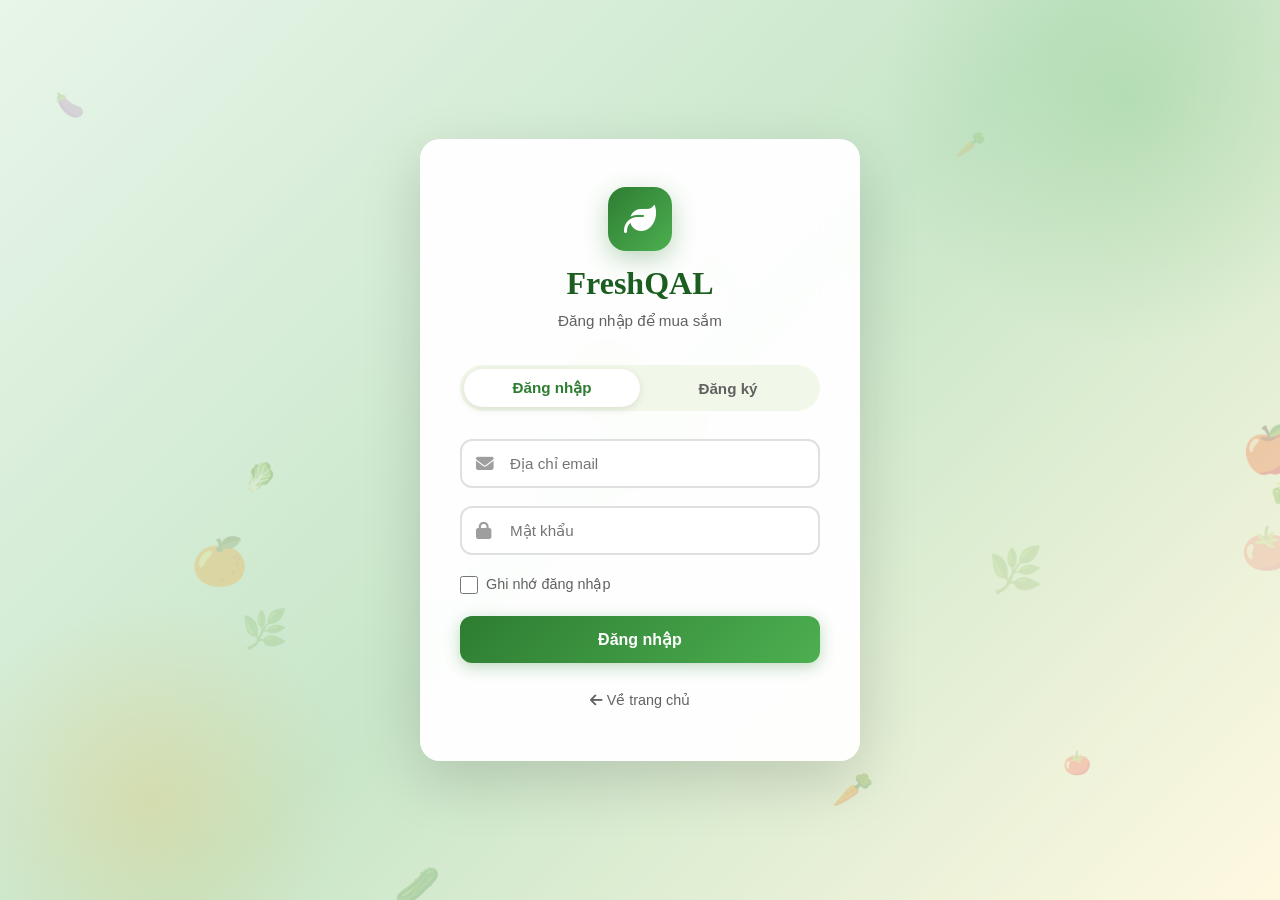
<file: staff/categories.html>
<!DOCTYPE html>
<html lang="vi">
<head>
    <meta charset="UTF-8">
    <meta name="viewport" content="width=device-width, initial-scale=1.0">
    <title>Quản lý danh mục - FreshQAL Staff</title>
    <link rel="stylesheet" href="../css/style.css">
    <link rel="stylesheet" href="../fontawesome-free-6.6.0-web/css/all.css">

</head>
<body>
    <div class="admin-layout" id="app">
        <div id="sidebarContainer"></div>
        <div class="main-content">
            <div class="topbar">
                <h2><span style="color: #1565c0; background-color: #e3f2fd; padding: 6px 10px; border-radius: 6px; display: inline-flex; align-items: center; margin-right: 8px;"><i class="fa-solid fa-folder"></i></span> Quản lý danh mục</h2>
                <div class="topbar-actions">
                    <button class="btn btn-primary btn-sm" onclick="openAddCategory()"><i class="fa-solid fa-plus"></i> Thêm danh mục</button>
                </div>
            </div>

            <div class="data-card">
                <div class="data-card-header">
                    <h3>Danh sách danh mục</h3>
                </div>
                <table class="data-table">
                    <thead>
                        <tr>
                            <th>ID</th>
                            <th>Tên danh mục</th>
                            <th>Mô tả</th>
                            <th>Thao tác</th>
                        </tr>
                    </thead>
                    <tbody id="categoryTableBody"></tbody>
                </table>
            </div>
        </div>
    </div>

    <div class="modal-overlay" id="categoryModal">
        <div class="modal" style="max-width:500px;">
            <div class="modal-header">
                <h3 id="modalTitle">Thêm danh mục</h3>
                <button class="modal-close" onclick="closeModal('categoryModal')">✕</button>
            </div>
            <div class="modal-body">
                <input type="hidden" id="editId">
                <div class="form-group">
                    <label>Tên danh mục</label>
                    <input type="text" class="form-control" id="fName" placeholder="Nhập tên danh mục">
                </div>
                <div class="form-group">
                    <label>Mô tả</label>
                    <textarea class="form-control" id="fDesc" rows="3" placeholder="Mô tả danh mục"></textarea>
                </div>
                <div class="form-group">

                </div>
            </div>
            <div class="modal-footer">
                <button class="btn btn-ghost" onclick="closeModal('categoryModal')">Hủy</button>
                <button class="btn btn-primary" onclick="saveCategory(document.getElementById('modalTitle').textContent.includes('Sửa') ? document.getElementById('editId').value : null)">Lưu danh mục</button>
            </div>
        </div>
    </div>

    <script src="../js/data.js"></script>
    <script src="../js/components.js"></script>
    <script src="../js/app.js"></script>
    <script>
    (async function initPage() {
        const user = requireRole(['staff', 'admin']);
        if (!user) return;
        await preloadData();
        let qal = localStorage.getItem("id_current_user");
        let qal1 =  await getUserById(qal);
        document.getElementById('sidebarContainer').innerHTML = renderSidebar(qal1.role, 'categories');
        renderCategories();
    })();

    async function renderCategories() {
        const categories = getCategories();
        const products = await getProducts();
        document.getElementById('categoryTableBody').innerHTML = categories.length
            ? categories.map(c => {
                const productCount = products.filter(p => p.category_id === c.id).length;
                return `<tr>
                    <td><strong>${c.id}</strong></td>
                    <td><strong>${c.name}</strong></td>
                    <td style="color:var(--text-secondary);">${c.description}</td>
                    <td>
                        <div class="table-actions">
                            <button class="btn-edit" onclick="editCategory(${c.id})" title="Sửa"><i class="fa-solid fa-pen"></i></button>
                            <button class="btn-delete" onclick="deleteCategory(${c.id})" title="Xóa"><i class="fa-solid fa-trash"></i></button>
                        </div>
                    </td>
                </tr>`;
            }).join('')
            : '<tr><td colspan="6" class="text-center text-muted" style="padding:40px">Chưa có danh mục nào</td></tr>';
    }

    function openAddCategory() {
        document.getElementById('modalTitle').textContent = 'Thêm danh mục mới';
        document.getElementById('editId').value = '';
        document.getElementById('fName').value = '';
        document.getElementById('fDesc').value = '';
        openModal('categoryModal');
    }

    function editCategory(id) {
        const c = getCategoryById(id);
        if (!c) return;
        document.getElementById('modalTitle').textContent = 'Sửa danh mục';
        document.getElementById('editId').value = c.id;
        document.getElementById('fName').value = c.name;
        document.getElementById('fDesc').value = c.description;
        openModal('categoryModal');
    }

    async function saveCategory(editId = null) {
        const name = document.getElementById('fName').value.trim();
        const description = document.getElementById('fDesc').value.trim();

        if (!name) {
            showToast('Vui lòng nhập tên danh mục!', 'error');
            return;
        }

        const body = {
            name,
            description
        };

        const isEdit = editId !== null;

        const url = isEdit
            ? `https://besellingcleanfood0604-production.up.railway.app/api/DanhMucSP/ProductCategory/UpdateProductCategory?id=${editId}`
            : 'https://besellingcleanfood0604-production.up.railway.app/api/DanhMucSP/ProductCategory/Addnew';
        console.log("url la : ",url);
        const method = isEdit ? 'PUT' : 'POST';

        const successMsg = isEdit
            ? 'Cập nhật danh mục thành công!'
            : 'Thêm danh mục mới thành công!';

        try {
            const res = await fetch(url, {
                method,
                headers: {
                    'Content-Type': 'application/json'
                },
                body: JSON.stringify(body)
            });

            if (!res.ok) {
                const err = await res.text();
                showToast(`Lỗi: ${err || res.status}`, 'error');
                return;
            }

            if(method === 'POST') {
                const idnew = await res.json();
                document.getElementById('categoryTableBody').insertAdjacentHTML('beforeend', `<tr>
                    <td><strong>${idnew}</strong></td>
                    <td><strong>${name}</strong></td>
                    <td style="color:var(--text-secondary);">${description}</td>
                    <td>
                        <div class="table-actions">
                            <button class="btn-edit" onclick="editCategory(${idnew})" title="Sửa"><i class="fa-solid fa-pen"></i></button>
                            <button class="btn-delete" onclick="deleteCategory(${idnew})" title="Xóa"><i class="fa-solid fa-trash"></i></button>
                        </div>
                    </td>
                </tr>`);

            } else {
                document.querySelectorAll('#categoryTableBody tr').forEach(row => {
                    const idCell = row.querySelector('td:first-child strong');
                    if (idCell && idCell.textContent == editId) {
                        row.children[1].querySelector('strong').textContent = name;
                        row.children[2].textContent = description;
                    }
                });
            }
            showToast(successMsg, 'success');

            closeModal('categoryModal');

            // Luôn load lại dữ liệu thật từ backend
            // await renderCategories();

        } catch (e) {
            console.error(e);
            showToast('Có lỗi xảy ra khi kết nối API!', 'error');
        }
    }

    async function deleteCategory(id) {
        const c = getCategoryById(id);
        if (!c) return;
        const productCount = await getProducts().then(products => products.filter(p => p.category_id === id).length);
        if (productCount > 0) {
            showToast(`Không thể xóa! Danh mục "${c.name}" đang có ${productCount} sản phẩm.`, 'error');
            return;
        }
        if (!confirm(`Bạn có chắc muốn xóa danh mục "${c.name}"?`)) return;

        try {
            const res = await fetch(`https://besellingcleanfood0604-production.up.railway.app/api/DanhMucSP/ProductCategory/DeleteProductCategory?id=${id}`, {
                method: 'DELETE',
            });
            if (!res.ok) {
                const err = await res.text();
                showToast('Lỗi xóa danh mục: ' + (err || res.status), 'error');
                return;
            }
            showToast('Đã xóa danh mục!', 'success');

            // Xóa element khỏi FE không reload lại trang
            const tableBody = document.getElementById('categoryTableBody');
            const rows = tableBody.querySelectorAll('tr');
            for (const row of rows) {
                const idCell = row.querySelector('td:first-child strong');
                if (idCell && idCell.textContent == id) {
                    tableBody.removeChild(row);
                    break;
                }
            }
        } catch (e) {
            showToast('Có lỗi xảy ra khi kết nối API!', 'error');
        }
    }
    </script>
</body>
</html>
</file>
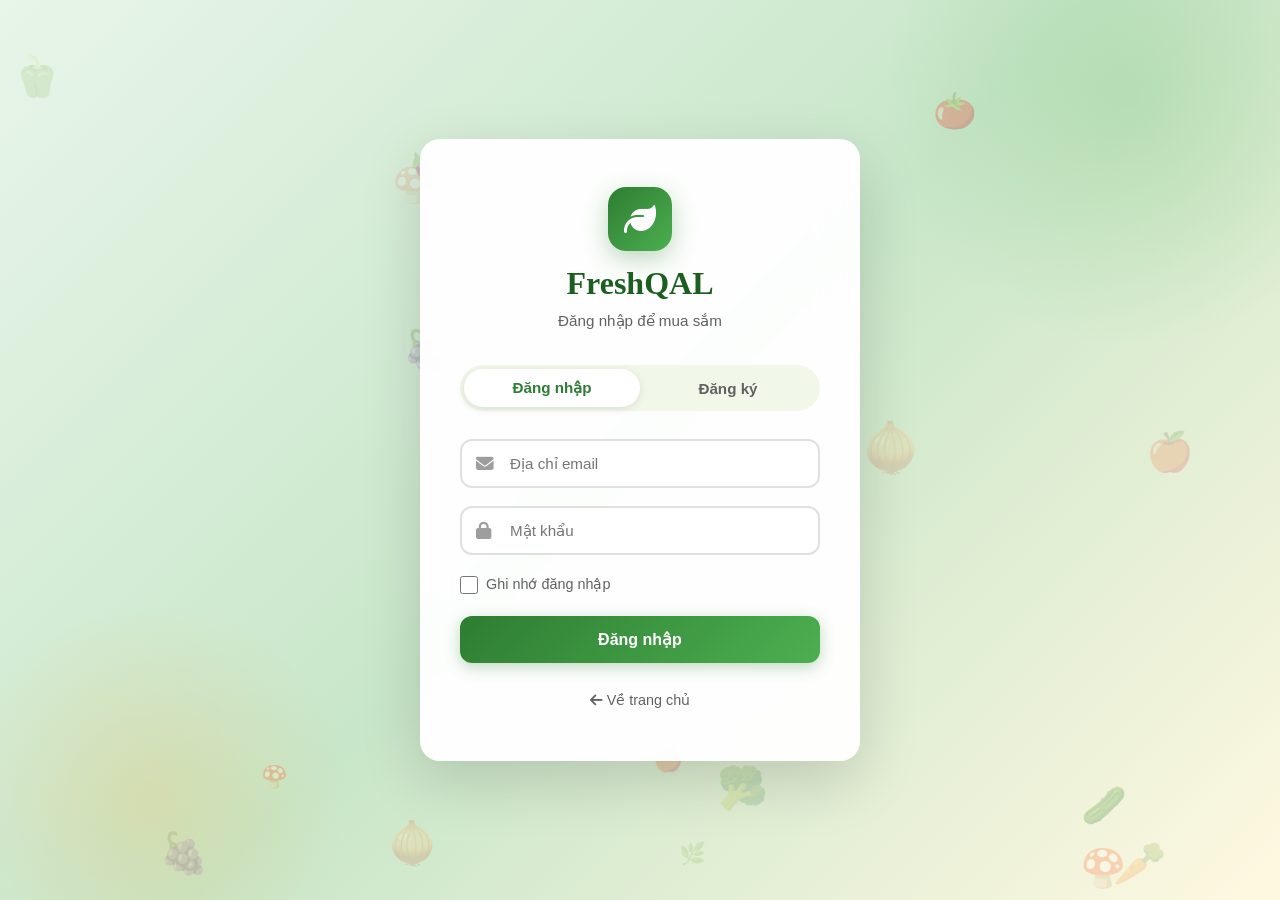
<file: staff/dashboard.html>
<!DOCTYPE html>
<html lang="vi">
<head>
    <meta charset="UTF-8">
    <meta name="viewport" content="width=device-width, initial-scale=1.0">
    <title>Dashboard - FreshQAL Staff</title>
    <link rel="stylesheet" href="../css/style.css">
    <link rel="stylesheet" href="../fontawesome-free-6.6.0-web/css/all.css">

</head>
<body>
    <div class="admin-layout" id="app">
        <div id="sidebarContainer"></div>
        <div class="main-content">
            <div class="topbar">
                <h2><span style="color: #f57c00; background-color: #bbfcf8; padding: 6px 10px; border-radius: 6px; display: inline-flex; align-items: center; margin-right: 8px;">📊</span> Dashboard</h2>
                <div class="topbar-actions">
                    <span id="userGreeting"></span>
                </div>
            </div>

            <div class="stats-grid" id="statsGrid"></div>

            <div style="display:grid; grid-template-columns:1fr 1fr; gap:20px;">
                <div class="data-card current-orders">
                    <div class="data-card-header">
                        <h3>📦  Đơn hàng gần đây</h3>
                    </div>
                    <table class="data-table">
                        <thead>
                            <tr>
                                <th>Mã ĐH</th>
                                <th>Khách hàng</th>
                                <th>Tổng tiền</th>
                                <th>Trạng thái</th>
                            </tr>
                        </thead>
                        <tbody id="recentOrders"></tbody>
                    </table>
                </div>

                <div class="data-card top-products-selling">
                    <div class="data-card-header">
                        <h3></h3>
                    </div>
                    <div id="topProducts" style="padding:16px;"></div>
                </div>
            </div>
        </div>
    </div>

    <script src="../js/data.js"></script>
    <script src="../js/components.js"></script>
    <script src="../js/app.js"></script>
    <script>
    (async function initPage() {
        const user = requireRole(['staff', 'admin']);
        if (!user) return;
        await preloadData();
        let qal = localStorage.getItem("id_current_user");
        let qal1 =  await getUserById(qal);
        document.getElementById('sidebarContainer').innerHTML = renderSidebar(qal1.role, 'dashboard');
        document.getElementById('userGreeting').innerHTML = `👋 Xin chào, <strong>${user.name}</strong>`;

        const products = await _fetchProductsFromAPI();
        const orders = await getOrders();
        const users = await getUsers();
        const totalRevenue = orders
            .filter(o => o.order_status === 'resolve')
            .reduce((sum, o) => sum + o.total_amount, 0);

        document.getElementById('statsGrid').innerHTML = `
            <div class="stat-card green">
                <div class="stat-icon"><i class="fa-solid fa-carrot"></i></div>
                <div class="stat-info">
                    <h4>Tổng sản phẩm</h4>
                    <div class="stat-number">${products.length}</div>
                </div>
            </div>
            <div class="stat-card orange">
                <div class="stat-icon"><i class="fa-solid fa-box"></i></div>
                <div class="stat-info">
                    <h4>Tổng đơn hàng</h4>
                    <div class="stat-number">${orders.length}</div>
                </div>
            </div>
            <div class="stat-card blue">
                <div class="stat-icon"><i class="fa-solid fa-money-bill-wave"></i></div>
                <div class="stat-info">
                    <h4>Doanh thu</h4>
                    <div class="stat-number">${formatPrice(totalRevenue)}</div>
                </div>
            </div>
            <div class="stat-card red">
                <div class="stat-icon"><i class="fa-solid fa-users"></i></div>
                <div class="stat-info">
                    <h4>Người dùng</h4>
                    <div class="stat-number">${users.length}</div>
                </div>
            </div>
        `;

        const recentOrders = [...orders].sort((a, b) => new Date(b.order_date) - new Date(a.order_date)).slice(0, 5);
        document.getElementById('recentOrders').innerHTML = recentOrders.length
            ? recentOrders.map(o => {
                return `<tr>
                    <td><strong>#${o.id}</strong></td>
                    <td>${o.recipient_name}</td>
                    <td class="text-accent fw-bold">${formatPrice(o.total_amount)}</td>
                    <td><span class="order-status status-${o.order_status}">${getOrderStatusText(o.order_status)}</span></td>
                </tr>`;
            }).join('')
            : '<tr><td colspan="4" class="text-center text-muted" style="padding:30px">Chưa có đơn hàng</td></tr>';

        // Lấy danh sách sản phẩm bán chạy từ API (Server đã tính toán)
        const topProducts = await GetListProductSellWell();
        
        if (topProducts.length > 0) {
            const productHtmlArr = topProducts.map((product, idx) => {
                return `<div style="display:flex;align-items:center;gap:14px;padding:12px 0;${idx < topProducts.length - 1 ? 'border-bottom:1px dashed var(--border);' : ''}">
                    <img style="width:44px;height:44px;background:var(--primary-bg);border-radius:12px;display:flex;align-items:center;justify-content:center;font-size:1.5rem;" src="https://besellingcleanfood0604-production.up.railway.app${product.image_url}" alt="${product.name}">
                    <div style="flex:1;">
                        <div style="font-weight:600;">${product.name}</div>
                    </div>
                </div>`;
            });
            document.getElementById('topProducts').innerHTML = productHtmlArr.join('');
        } else {
            document.getElementById('topProducts').innerHTML = '<div class="empty-state"><div class="empty-icon"><i class="fa-solid fa-chart-bar"></i></div><p>Chưa có dữ liệu bán hàng</p></div>';
        }
    })();
    async function GetListProductSellWell(){
        const api = `https://besellingcleanfood0604-production.up.railway.app/api/SanPham/Render_Product_sellwell_Dashbroads`;
        let list1 = await fetch(api);
        if(!list1.ok){
            showToast('Không thể tải dữ liệu sản phẩm bán chạy!', 'error');
            return [];
        }
        let list2 = await list1.json();
        if(list2.length > 0){
            return list2;
        }
        return [];
    }
    document.querySelector(".top-products-selling h3").innerHTML = `🏆 Sản phẩm bán chạy trong tháng ${new Date().getMonth() + 1}`;
    </script>
</body>
</html>
</file>
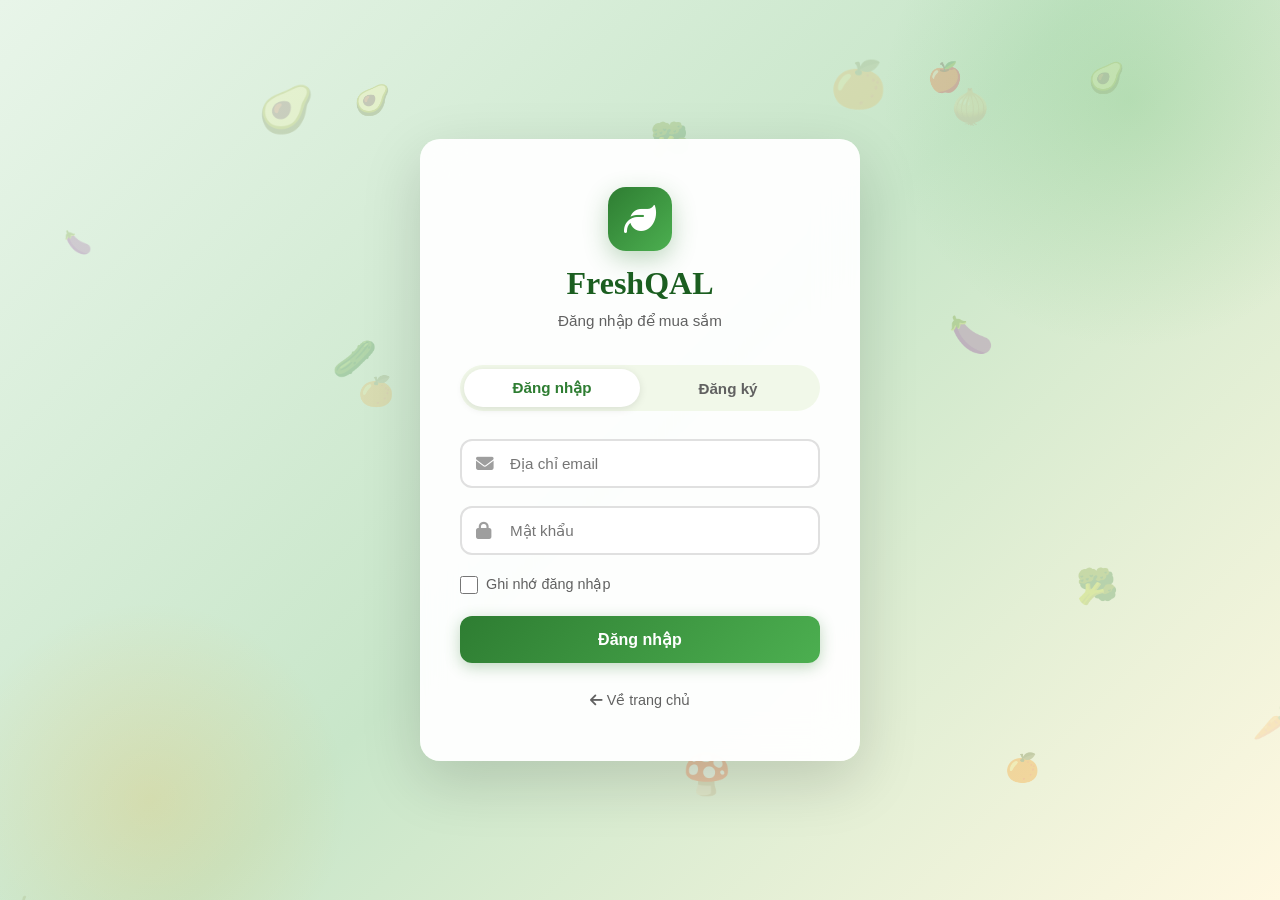
<file: staff/orders.html>
<!DOCTYPE html>
<html lang="vi">
<head>
    <meta charset="UTF-8">
    <meta name="viewport" content="width=device-width, initial-scale=1.0">
    <title>Quản lý đơn hàng - FreshQAL Staff</title>
    <link rel="stylesheet" href="../css/style.css">
    <link rel="stylesheet" href="../fontawesome-free-6.6.0-web/css/all.css">

</head>
<body>
    <div class="admin-layout" id="app">
        <div id="sidebarContainer"></div>
        <div class="main-content">
            <div class="topbar">
                <h2><span style="color: #c62828; background-color: #ffebee; padding: 6px 10px; border-radius: 6px; display: inline-flex; align-items: center; margin-right: 8px;"><i class="fa-solid fa-box"></i></span> Quản lý đơn hàng</h2>
                <div class="topbar-actions">
                    <input type="text" class="search-input" id="searchInput" placeholder="Tìm mã ĐH, khách hàng..." oninput="renderOrders()" style="border:2px solid var(--border);border-radius:50px;padding:8px 16px;font-family:var(--font);font-size:0.9rem; width: 220px;">
                </div>
            </div>

            <div class="order-tabs" id="orderTabs">
                <button class="order-tab active" onclick="filterByStatus('all')">Tất cả</button>
                <button class="order-tab" onclick="filterByStatus('pending')"><i class="fa-solid fa-hourglass-half"></i> Chờ xác nhận</button>
                <button class="order-tab" onclick="filterByStatus('approve')"><i class="fa-solid fa-check"></i> Đã xác nhận</button>
                <button class="order-tab" onclick="filterByStatus('resolve')"><i class="fa-solid fa-box"></i> Đã giao</button>
                <button class="order-tab" onclick="filterByStatus('reject')"><i class="fa-solid fa-xmark"></i> Đã hủy</button>
            </div>

            <div class="data-card">
                <div class="data-card-header">
                    <h3>Danh sách đơn đặt hàng</h3>
                    <div class="data-card-tools">
                        <input type="text" class="search-input" id="searchInput" placeholder=" Tìm kiếm đơn hàng..." oninput="renderOrders()">
                    </div>
                </div>
                <table class="data-table">
                    <thead>
                        <tr>
                            <th>Mã ĐH</th>
                            <th>Khách hàng</th>
                            <th>Ngày đặt</th>
                            <th>Tổng tiền</th>
                            <th>Thanh toán</th>
                            <th>Trạng thái</th>
                            <th>Thao tác</th>
                        </tr>
                    </thead>
                    <tbody id="orderTableBody"></tbody>
                </table>
            </div>
        </div>
    </div>

    <div class="modal-overlay" id="orderDetailModal">
        <div class="modal" style="max-width:620px;">
            <div class="modal-header">
                <h3 id="detailTitle">Chi tiết đơn hàng</h3>
                <button class="modal-close" onclick="closeModal('orderDetailModal')">✕</button>
            </div>
            <div class="modal-body" id="orderDetailBody"></div>
            <div class="modal-footer">
                <button class="btn btn-ghost" onclick="closeModal('orderDetailModal')">Đóng</button>
            </div>
        </div>
    </div>

    <script src="../js/data.js"></script>
    <script src="../js/components.js"></script>
    <script src="../js/app.js"></script>
    <script>
    let currentStatus = 'all';
    (async function initPage() {
        const user = requireRole(['staff', 'admin']);
        if (!user) return;
        await preloadData();
        let qal = localStorage.getItem("id_current_user");
        let qal1 =  await getUserById(qal);
        document.getElementById('sidebarContainer').innerHTML = renderSidebar(qal1.role, 'orders');
        renderOrders();
    })();

    function filterByStatus(status) {
        currentStatus = status;
        document.querySelectorAll('.order-tab').forEach(tab => tab.classList.remove('active'));
        event.target.classList.add('active');
        renderOrders();
    }

    async function renderOrders() {
        const keyword = document.getElementById('searchInput').value.toLowerCase();
        let orders = await getOrders();
        const users = await getUsers();
        const products = await getProducts();

        if (currentStatus !== 'all') {
            orders = orders.filter(o => o.order_status === currentStatus);
        }
        if (keyword) {
            orders = orders.filter(o => {
                const customer = users.find(u => u.id === o.user_id);
                return String(o.id).includes(keyword) ||
                       (customer && customer.name.toLowerCase().includes(keyword)) ||
                       (o.recipient_name && o.recipient_name.toLowerCase().includes(keyword));
            });
        }

        orders.sort((a, b) => new Date(b.order_date) - new Date(a.order_date));

        document.getElementById('orderTableBody').innerHTML = orders.length
            ? orders.map(o => {
                const customer = users.find(u => u.id === o.user_id);
                const canApprove = o.order_status === 'pending' && canApproveOrder(o, products);
                const insufficientStock = o.order_status === 'pending' && !canApprove;
                return `<tr>
                    <td><strong>#${o.id}</strong></td>
                    <td>${customer ? customer.name : (o.recipient_name || 'N/A')}</td>
                    <td>${formatDateTime(o.order_date)}</td>
                    <td class="text-accent fw-bold">${formatPrice(o.total_amount)}</td>
                    <td>
                        <span style="font-size:0.82rem;padding:4px 10px;border-radius:20px;font-weight:600;
                            ${o.payment_status === 'paid' || o.payment_status === 'resolve' ? 'background:var(--success-bg);color:var(--success);' : 'background:var(--warning-bg);color:var(--warning);'}">
                            ${getPaymentStatusText(o.payment_status)}
                        </span>
                    </td>
                    <td><span class="order-status status-${o.order_status}">${ getOrderStatusText(o.order_status)}</span></td>
                    <td>
                        <div class="table-actions">
                            <button class="btn-view" onclick="viewOrder(${o.id})" title="Xem chi tiết"><i class="fa-solid fa-eye"></i></button>
                            ${canApprove ? `
                                <button class="btn-edit" onclick="updateOrderStatus(${o.id}, 'approve')" title="Xác nhận"><i class="fa-solid fa-check"></i></button>
                                <button class="btn-delete" onclick="updateOrderStatus(${o.id}, 'reject')" title="Từ chối"><i class="fa-solid fa-xmark"></i></button>
                            ` : ''}
                            ${insufficientStock ? `
                                <span style="font-size:0.75rem;padding:4px 10px;border-radius:20px;background:var(--danger-bg);color:var(--danger);font-weight:600;" title="Không đủ hàng để xác nhận">⚠️ Không đủ hàng</span>
                            ` : ''}
                            ${o.order_status === 'approve' ? `
                                <button class="btn-edit" onclick="updateOrderStatus(${o.id}, 'resolve')" title="Đã giao"><i class="fa-solid fa-box"></i></button>
                            ` : ''}
                        </div>
                    </td>
                </tr>`;
            }).join('')
            : '<tr><td colspan="7" class="text-center text-muted" style="padding:40px">Không tìm thấy đơn hàng</td></tr>';
    }

    function canApproveOrder(order, products) {
        if (!order.detailOrderItems || order.detailOrderItems.length === 0) {
            return true;
        }
        return order.detailOrderItems.every(item => {
            const product = products.find(p => p.id === item.product_id);
            return product && product.quantity >= item.quantity;
        });
    }


    async function viewOrder(id) {
        const orders = await getOrders();
        console.log(orders);
        const o = orders.find(ord => ord.id === id);
        if (!o) return;
        const customer = await getUserById(o.user_id);
        console.log(customer);
        console.log(o);
        const itemsHtml = o.detailOrderItems.map(item => {
            const p = getProductById(item.product_id);
            console.log(p);
            return `<div style="display:flex;align-items:center;gap:14px;padding:10px 0;border-bottom:1px dashed var(--border);">
                <img style="width:44px;height:44px;background:var(--primary-bg);border-radius:10px;display:flex;align-items:center;justify-content:center;font-size:1.4rem;" src="https://localhost:7128${item.product_image_url}" alt="Ảnh sản phẩm">
                <div style="flex:1;">
                    <div style="font-weight:600;">${item.product_name}</div>
                    <div style="font-size:0.82rem;color:var(--text-light);">x${item.quantity} • ${formatPrice(item.unit_price)} / ${item.unit}</div>
                </div>
                <div style="font-weight:700;color:var(--accent);">${formatPrice(item.quantity * item.unit_price)}</div>
            </div>`;
        }).join('');

        document.getElementById('detailTitle').textContent = `Chi tiết đơn hàng #${o.id}`;
        document.getElementById('orderDetailBody').innerHTML = `
            <div style="display:grid;grid-template-columns:1fr 1fr;gap:16px;margin-bottom:20px;">
                <div class="pd-spec">
                    <span class="spec-icon"><i class="fa-solid fa-user"></i></span>
                    <div>
                        <div class="spec-label">Khách hàng</div>
                        <div class="spec-value">${customer ? customer.name : o.recipient_name}</div>
                    </div>
                </div>
                <div class="pd-spec">
                    <span class="spec-icon"><i class="fa-solid fa-phone"></i></span>
                    <div>
                        <div class="spec-label">Điện thoại</div>
                        <div class="spec-value">${o.phone }</div>
                    </div>
                </div>
                <div class="pd-spec">
                    <span class="spec-icon"><i class="fa-solid fa-calendar"></i></span>
                    <div>
                        <div class="spec-label">Ngày đặt</div>
                        <div class="spec-value">${formatDateTime(o.order_date)}</div>
                    </div>
                </div>
                <div class="pd-spec">
                    <span class="spec-icon"><i class="fa-solid fa-credit-card"></i></span>
                    <div>
                        <div class="spec-label">Thanh toán</div>
                        <div class="spec-value">${o.payment_method} - ${getPaymentStatusText(o.payment_status)}</div>
                    </div>
                </div>
            </div>
            <div class="pd-spec" style="margin-bottom:20px;">
                <span class="spec-icon"><i class="fa-solid fa-location-dot"></i></span>
                <div>
                    <div class="spec-label">Địa chỉ giao hàng</div>
                    <div class="spec-value">${o.address || o.shipping_address || 'N/A'}</div>
                </div>
            </div>
            ${o.note ? `<div class="pd-spec" style="margin-bottom:20px;">
                <span class="spec-icon"><i class="fa-solid fa-square-envelope"></i></span>
                <div>
                    <div class="spec-label">Ghi chú</div>
                    <div class="spec-value">${o.note}</div>
                </div>
            </div>` : ''}
            <h4 style="margin-bottom:12px;">Sản phẩm đặt hàng</h4>
            ${itemsHtml}
            <div style="display:flex;justify-content:space-between;align-items:center;padding:16px 0;margin-top:8px;border-top:2px solid var(--primary);">
                <strong style="font-size:1.1rem;">Tổng cộng</strong>
                <strong style="font-size:1.3rem;color:var(--danger);">${formatPrice(o.total_amount)}</strong>
            </div>
            <div style="text-align:center;margin-top:8px;">
                <span class="order-status status-${o.order_status}" style="font-size:0.95rem;padding:6px 20px;">${ getOrderStatusText(o.order_status)}</span>
            </div>
        `;
        openModal('orderDetailModal');
    }

    async function updateOrderStatus(id, newStatus) {
        const statusLabels = { approve: 'xác nhận', resolve: 'hoàn thành', reject: 'từ chối' };
        
        if (!confirm(`Bạn có chắc muốn ${statusLabels[newStatus]} đơn hàng #${id}?`)) {
            return;
        }

        try {
            let url = `https://besellingcleanfood0604-production.up.railway.app/api/Orders/Update_status_order?orderId=${id}&order_status=${newStatus}`;
            
            const res = await fetch(url, {
                method: 'PUT',
                headers: {
                    'Content-Type': 'application/json'
                }
            });
            console.log(res);
            if (!res.ok) {
                const err = await res.text();
                showToast(`Lỗi: ${err || 'Cập nhật đơn hàng thất bại'}`, 'error');
                return;
            }

            showToast(`Đơn hàng #${id} đã được ${statusLabels[newStatus]}!`,statusLabels[newStatus] === 'từ chối' ? 'error' : 'success');
            
            // Reload page để cập nhật trạng thái và kiểm tra inventory lại
            setTimeout(() => {
                // window.location.reload();
            }, 1000);
            
        } catch (error) {
            console.error('Error updating order status:', error);
            showToast('Lỗi kết nối: Vui lòng thử lại!', 'error');
        }
    }
    </script>
</body>
</html>
</file>
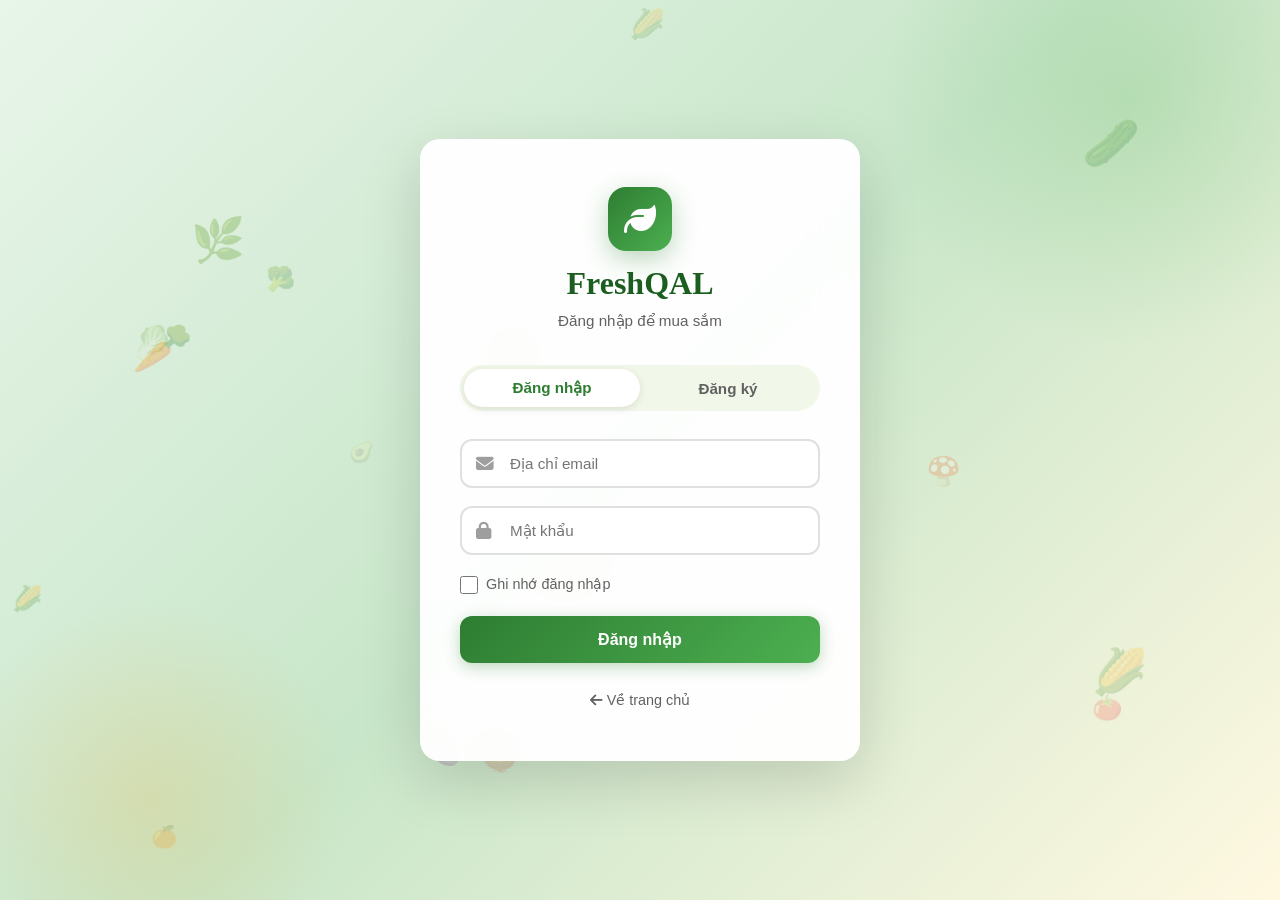
<file: staff/products.html>
<!DOCTYPE html>
<html lang="vi">
<head>
    <meta charset="UTF-8">
    <meta name="viewport" content="width=device-width, initial-scale=1.0">
    <title>Quản lý sản phẩm - FreshQAL Staff</title>
    <link rel="stylesheet" href="../css/style.css">
    <link rel="stylesheet" href="../fontawesome-free-6.6.0-web/css/all.css">

</head>
<body>
    <div class="admin-layout" id="app">
        <div id="sidebarContainer"></div>
        <div class="main-content">  
            <div class="topbar">
                <h2><span style="color: #d7ba00; background-color: #fff5c2; padding: 6px 10px; border-radius: 6px; display: inline-flex; align-items: center; margin-right: 8px;"><i class="fa-solid fa-carrot"></i></span>  Quản lý sản phẩm</h2>
                <div class="topbar-actions">
                    <button class="btn btn-primary btn-sm" onclick="openAddProduct()"><i class="fa-solid fa-plus"></i> Thêm sản phẩm</button>
                </div>
            </div>

            <div class="data-card">
                <div class="data-card-header">
                    <h3>Danh sách sản phẩm</h3>
                    <div class="data-card-tools">
                        <input type="text" class="search-input" id="searchInput" placeholder=" Tìm kiếm sản phẩm..." oninput="renderProducts()">
                    </div>
                </div>
                <table class="data-table">
                    <thead>
                        <tr>
                            <th style="padding-left: 16px;">ID</th>
                            <th>Hình Ảnh</th>
                            <th>Tên sản phẩm</th>
                            <th>Danh mục</th>
                            <th>Đơn vị tính</th>
                            <th>Xuất xứ</th>
                            <th>Loại</th>
                            <th>Giá</th>
                            <th>Hạn sử dụng</th>
                            <th>Số lượng</th>
                            <th>Thao tác</th>
                        </tr>
                    </thead>
                    <tbody id="productTableBody"></tbody>
                </table>
            </div>
        </div>
    </div>

    <div class="modal-overlay" id="productModal">
        <div class="modal" style="max-width:640px;">
            <div class="modal-header">
                <h3 id="modalTitle">Thêm sản phẩm</h3>
                <button class="modal-close" onclick="closeModal('productModal')">✕</button>
            </div>
            <div class="modal-body">
                <input type="hidden" id="editId">
                <div class="form-row">
                    <div class="form-group">
                        <label>Tên sản phẩm</label>
                        <input type="text" class="form-control" id="fName" placeholder="Nhập tên sản phẩm">
                    </div>
                    <div class="form-group">
                        <label>Danh mục</label>
                        <select class="form-control" id="fCategory"></select>
                    </div>
                </div>
                <div class="form-group">
                    <label>Mô tả</label>
                    <textarea class="form-control" id="fDesc" rows="3" placeholder="Mô tả sản phẩm"></textarea>
                </div>
                <div class="form-row">
                    <div class="form-group">
                        <label>Giá (VNĐ)</label>
                        <input type="number" class="form-control" id="fPrice" placeholder="0">
                    </div>
                    <div class="form-group">
                        <label>Đơn vị</label>
                        <input type="text" class="form-control" id="fUnit" placeholder="kg, bó, cây...">
                    </div>
                </div>
                <div class="form-row">
                    <div class="form-group">
                        <label>Xuất xứ</label>
                        <input type="text" class="form-control" id="fOrigin" placeholder="Đà Lạt, Hà Nội...">
                    </div>
                    <div class="form-group">
                        <label>Loại thực phẩm</label>
                        <select class="form-control" id="fFoodType">
                            <option value="Sạch">Sạch</option>
                            <option value="Hữu cơ">Hữu cơ</option>
                            <option value="Nhập khẩu">Nhập khẩu</option>
                        </select>
                    </div>
                </div>
                <div class="form-row">
                    <div class="form-group">
                        <label>Số lượng tồn kho</label>
                        <input type="number" class="form-control" id="fQuantity" placeholder="0">
                    </div>
                    <div class="form-group">
                        <label>Kích thước</label>
                        <input type="text" class="form-control" id="fSize" placeholder="1kg, 500g...">
                    </div>
                </div>
                <div class="form-group">
                    <label>Hướng dẫn sử dụng</label>
                    <input type="text" class="form-control" id="fUsage" placeholder="Cách chế biến...">
                </div>
                <div class="form-group">
                    <label>Hướng dẫn bảo quản</label>
                    <input type="text" class="form-control" id="fStorage" placeholder="Cách bảo quản...">
                </div>
                <div class="form-group">
                    <label>Hạn sử dụng</label>
                    <input type="date" class="form-control" id="fHSD" placeholder="Chọn hạn sử dụng">
                </div>
                <!-- Ảnh chính -->
                <div class="form-group">
                    <label><i class="fa-solid fa-star"></i> Ảnh chính sản phẩm</label>
                    <div id="mainImageEditor" style="display: flex; align-items: center; gap: 16px; margin-bottom: 8px;">
                        <img id="mainProductImage" src="" alt="Tải lên ảnh đại diện của sp" style="width: 90px; height: 90px; object-fit: cover; border-radius: 6px; border: 1px solid #ddd; background: #fafafa;">
                        <input type="file" id="mainImageInput" accept="image/*" style="flex: 1;" onchange="changeMainProductImage(event)">
                    </div>
                </div>

                <hr style="margin: 20px 0; border: none; border-top: 1px solid #eee;">
                <!-- Ảnh phụ -->
                <div class="form-group">
                    <label><i class="fa-solid fa-image"></i> Quản lý ảnh phụ</label>
                    <div style="border: 1px solid #ddd; border-radius: 8px; padding: 12px; margin-bottom: 12px;">
                        <div id="productImagesContainer" style="display: grid; grid-template-columns: repeat(auto-fill, minmax(80px, 1fr)); gap: 8px; margin-bottom: 12px;"></div>
                        <div style="display: flex; gap: 8px;">
                            <input type="file" id="uploadImageInput" accept="image/*" style="flex: 1;" placeholder="Chọn ảnh...">
                            <button type="button" class="btn btn-primary btn-sm" onclick="uploadProductImage()" style="white-space: nowrap;"><i class="fa-solid fa-upload"></i> Upload</button>
                        </div>
                    </div>
                </div>
            </hr>
            <div class="modal-footer">
                <button class="btn btn-ghost" onclick="closeModal('productModal')">Hủy</button>
                <button class="btn btn-primary" onclick="saveProduct()">Lưu sản phẩm</button>
            </div>
        </div>
    </div>

    <script src="../js/data.js"></script>
    <script src="../js/components.js"></script>
    <script src="../js/app.js"></script>
    <script>
    // ========== GLOBAL VARIABLES ==========
    let _productsDataCache = [];
    let _currentProductImages = [];
    const API_STAFF_PRODUCTS = 'https://besellingcleanfood0604-production.up.railway.app/api/SanPham/Get_list_product_staff_interface';

    // ========== INITIALIZATION ==========
    (async function initPage() {
        const user = requireRole(['staff', 'admin']);
        if (!user) return;
        let qal = localStorage.getItem("id_current_user");
        let qal1 =  await getUserById(qal);
        document.getElementById('sidebarContainer').innerHTML = renderSidebar(qal1.role, 'products');
        await loadCategoryOptions();
        await renderProducts();
    })();

    // ========== LOAD CATEGORIES ==========
    async function loadCategoryOptions() {
        try {
            await preloadData();
            const cats = getCategories();
            document.getElementById('fCategory').innerHTML = cats.map(c =>
                `<option value="${c.id}">${c.icon} ${c.name}</option>`
            ).join('');
        } catch (e) {
            console.error('Error loading categories:', e);
            showToast('Lỗi tải danh mục!', 'error');
        }
    }

    // ========== FETCH PRODUCTS FROM API ==========
    async function fetchProductsFromAPI() {
        try {
            const response = await fetch(API_STAFF_PRODUCTS);
            if (!response.ok) {
                throw new Error(`HTTP ${response.status}: ${response.statusText}`);
            }
            const data = await response.json();
            _productsDataCache = data || [];
            return _productsDataCache;
        } catch (error) {
            console.error('API Error:', error);
            showToast('Lỗi tải danh sách sản phẩm từ server!', 'error');
            return [];
        }
    }
    function formatText(text) {
        if (!text) return '';
        return text.length > 15 ? text.slice(0, 15) + '...' : text;
    }
    // ========== RENDER PRODUCTS TABLE ==========
    async function renderProducts() {
        try {
            const products = await fetchProductsFromAPI();
            const keyword = document.getElementById('searchInput').value.toLowerCase();
            
            let filteredProducts = products;
            if (keyword) {
                filteredProducts = products.filter(p =>
                    p.name.toLowerCase().includes(keyword) ||
                    (p.origin && p.origin.toLowerCase().includes(keyword)) ||
                    (p.description && p.description.toLowerCase().includes(keyword))
                );
            }

            const tableBody = document.getElementById('productTableBody');
            if (!filteredProducts.length) {
                tableBody.innerHTML = '<tr><td colspan="11" class="text-center text-muted" style="padding:40px">Không tìm thấy sản phẩm</td></tr>';
                return;
            }

            tableBody.innerHTML = filteredProducts.map(p => {
                const primaryImage = p.list_image_url && p.list_image_url.find(img => img.is_primary);
                console.log(primaryImage);
                const imageDisplay = primaryImage ? `<img src="https://besellingcleanfood0604-production.up.railway.app${primaryImage.image_url}" alt="Not Valid" style="width:60px;height:60px;object-fit:cover;border-radius:4px;">` : '<span style="color:#999;">Chưa có ảnh</span>';
                
                return `<tr>
                    <td style="padding-left: 16px;"><strong>${p.id}</strong></td>
                    <td>${imageDisplay}</td>
                    <td><strong>${formatText(p.name)}</strong></td>
                    <td category-id="${p.category_id}">${formatText(p.category_name)}</td>
                    <td>${formatText(p.unit)}</td>
                    <td>${formatText(p.origin)}</td>
                    <td>${formatText(p.food_type)}</td>
                    <td class="text-accent fw-bold">${formatPrice(p.price)}</td>
                    <td>${p.hsd ? formatDate(p.hsd) : 'N/A'}</td>
                    <td>${p.quantity}</td>
                    <td>
                        <div class="table-actions">
                            <button class="btn-edit" onclick="editProduct(${p.id})" title="Sửa"><i class="fa-solid fa-pen-to-square"></i></button>
                            <button class="btn-delete" onclick="deleteProduct(${p.id})" title="Xóa"><i class="fa-solid fa-trash"></i></button>
                        </div>
                    </td>
                </tr>`;
            }).join('');
        } catch (error) {
            console.error('Render error:', error);
            showToast('Lỗi hiển thị sản phẩm!', 'error');
        }
    }

    // ========== OPEN ADD PRODUCT MODAL ==========
    function openAddProduct() {
        document.getElementById('modalTitle').textContent = 'Thêm sản phẩm mới';
        document.getElementById('editId').value = '';
        _currentProductImages = [];
        // clearForm();
        openModal('productModal');
    }

    // ========== EDIT PRODUCT ==========
    function editProduct(id) {
        const product = _productsDataCache.find(p => p.id === parseInt(id));
        if (!product) {
            showToast('Không tìm thấy sản phẩm!', 'error');
            return;
        }
        console.log(product);
        document.getElementById('modalTitle').textContent = 'Sửa sản phẩm';
        document.getElementById('editId').value = product.id;
        
        // Fill form fields
        document.getElementById('fName').value = product.name || '';
        document.getElementById('fDesc').value = product.description || '';
        document.getElementById('fPrice').value = product.price || 0;
        document.getElementById('fUnit').value = product.unit || 'kg';
        // document.getElementById('fCategory').textContent = product.category_name || '';
        document.getElementById('fCategory').value = product.category_id || '';

        document.getElementById('fOrigin').value = product.origin || '';
        document.getElementById('fFoodType').value = product.food_type || 'Sạch';
        document.getElementById('fQuantity').value = product.quantity || 0;
        document.getElementById('fSize').value = product.size || '';
        document.getElementById('fUsage').value = product.usage_instructions || '';
        document.getElementById('fStorage').value = product.storage_instructions || '';
        if (document.getElementById('fHSD')) {
            if (product.hsd) {
                // Chuyển từ MM/dd/YYYY về yyyy-MM-dd cho input type=date
                const parts = product.hsd.slice(0, 10).split('-');
                console.log(parts);
                if (parts.length == 3) {
                    const yyyy = parts[0];
                    const mm = parts[1].padStart(2, '0');
                    const dd = parts[2].padStart(2, '0');
                    document.getElementById('fHSD').value = `${yyyy}-${mm}-${dd}`;
                } else {
                    document.getElementById('fHSD').value = '';
                }
            } else {
                document.getElementById('fHSD').value = '';
            }
        }
        _currentProductImages = product.list_image_url ? [...product.list_image_url] : [];
        renderProductImages();
        
        openModal('productModal');
    }

    // ========== SAVE PRODUCT ==========
    async function saveProduct() {
        const id = document.getElementById('editId').value;
        const name = document.getElementById('fName').value.trim();
        const price = parseInt(document.getElementById('fPrice').value);
        const quantity = parseInt(document.getElementById('fQuantity').value);
        let hsd = '';
        const hsdInput = document.getElementById('fHSD');
        if (hsdInput && hsdInput.value) {
            const date = new Date(hsdInput.value);
            if (!isNaN(date.getTime())) {
                const mm = String(date.getMonth() + 1).padStart(2, '0');
                const dd = String(date.getDate()).padStart(2, '0');
                const yyyy = date.getFullYear();
                hsd = `${mm}/${dd}/${yyyy}`;
            }
        };

        // Validation
        if (!name) { showToast('Vui lòng nhập tên sản phẩm!', 'error'); return; }
        if (!price || price <= 0) { showToast('Vui lòng nhập giá hợp lệ!', 'error'); return; }
        if (isNaN(quantity) || quantity < 0) { showToast('Số lượng không hợp lệ!', 'error'); return; }

        // Lấy dữ liệu chung
        const productData = {
            name: name,
            description: document.getElementById('fDesc').value.trim(),
            price: price,
            unit: document.getElementById('fUnit').value.trim() || 'kg',
            category_id: parseInt(document.getElementById('fCategory').value),
            origin: document.getElementById('fOrigin').value.trim(),
            food_type: document.getElementById('fFoodType').value,
            quantity: quantity,
            size: document.getElementById('fSize').value.trim(),
            usage_instructions: document.getElementById('fUsage').value.trim(),
            storage_instructions: document.getElementById('fStorage').value.trim(),
            hsd: hsd
        };

        if (id) {
            // ================= UPDATE PRODUCT (PUT) =================
            const formData = new FormData();
            formData.append('id', parseInt(id));
            
            // Thêm tất cả fields từ productData
            for (const key in productData) {
                formData.append(key, productData[key]);
            }

            // ===== Xử lý ảnh chính =====
            const mainImg = _currentProductImages.find(img => img.is_primary);
            if (mainImg && mainImg.image_url.startsWith('data:')) {
                const file = dataURLtoFile(mainImg.image_url, 'primary_img.png');
                formData.append('primary_img_file', file);
            }

            // ===== Xử lý ảnh phụ =====
            const secondaryImgs = _currentProductImages.filter(img => !img.is_primary);
            const newSecondaryImgs = secondaryImgs.filter(img => img.image_url.startsWith('data:'));
            
            newSecondaryImgs.forEach((img) => {
                const file = dataURLtoFile(img.image_url, `pi_${Date.now()}.png`);
                formData.append('images', file);
            });
            
            try {
                const response = await fetch(`https://besellingcleanfood0604-production.up.railway.app/api/SanPham/UpdateDetailProduct?id=${id}`, {
                    method: 'PUT',
                    body: formData
                });
                if (!response.ok) {
                    const err = await response.text();
                    showToast('Lỗi cập nhật sản phẩm! ' + err, 'error');
                    return;
                }
                const result = await response.json();
                console.log(result);
                if(result.productId > 0) {
                    showToast(result.message, 'success');
                    setTimeout(() => {
                        window.location.reload();
                    }, 1000);
                }
                else{
                    showToast(result.message, 'error');
                    return;
                }
            } catch (e) {
                showToast('Lỗi kết nối server!', 'error');
                console.error(e);
            }
        } else {
            // ================= ADD PRODUCT (POST) =================
            const formData = new FormData();
            for (const key in productData) {
                formData.append(key, productData[key]);
            }
            console.log(_currentProductImages);
            // Ảnh chính
            const mainImg = _currentProductImages.find(img => img.is_primary);
            if (mainImg && mainImg.image_url && mainImg.image_url.startsWith('data:')) {
                const file = dataURLtoFile(mainImg.image_url, 'primary_img.png');
                formData.append('primary_img_file', file);
            }

            // Ảnh phụ
            const secondaryImgs = _currentProductImages.filter(img => !img.is_primary);
            secondaryImgs.forEach((img) => {
                if (img.image_url && img.image_url.startsWith('data:')) {
                    const file = dataURLtoFile(img.image_url, `pi_${Date.now()}.png`);
                    formData.append('images', file);
                }
            });
            console.log([...formData.entries()]);

            try {
                const response = await fetch('https://besellingcleanfood0604-production.up.railway.app/api/SanPham/Add_new_Detail_Product', {
                    method: 'POST',
                    body: formData
                });
                if (response.ok) {
                    showToast('Thêm sản phẩm thành công!', 'success');
                    setTimeout(() => {
                        window.location.reload();
                    }, 1000);
                }
                else{
                    const err = await response.text();
                    showToast('Lỗi thêm sản phẩm! ' + err, 'error');
                    return;
                }
            } catch (e) {
                showToast('Lỗi kết nối server!', 'error');
                console.error(e);
            }
        }

        closeModal('productModal');
    }

    // Helper: Convert base64 to File
    function dataURLtoFile(dataurl, filename) {
        const arr = dataurl.split(','), mime = arr[0].match(/:(.*?);/)[1], bstr = atob(arr[1]);
        let n = bstr.length, u8arr = new Uint8Array(n);
        while(n--){
            u8arr[n] = bstr.charCodeAt(n);
        }
        return new File([u8arr], filename, {type:mime});
    }

    // ========== DELETE PRODUCT ==========
    async function deleteProduct(id) {
        const product = await getProducts().then(products => products.find(p => p.id === parseInt(id)));
        if (!product) {
            showToast('Không tìm thấy sản phẩm!', 'error');
            return;
        }
        if (!confirm(`Bạn có chắc muốn xóa sản phẩm "${product.name}"?`)) return;

        try {
            let query = `https://besellingcleanfood0604-production.up.railway.app/api/SanPham/DeleteProductbyID?id=${id}`;
            const response = await fetch(query, {
                method: 'DELETE'
            });
            if (!response.ok) {
                throw new Error('Failed to delete product');
            }
            showToast('Đã xóa sản phẩm!', 'success');
            setTimeout(() => {
                window.location.reload();
            }, 400);
        } catch (error) {
            console.error('Delete error:', error);
            showToast('Lỗi xóa sản phẩm!', 'error');
        }
    }

    // ========== CLEAR FORM ==========
    function clearForm() {
        ['fName', 'fDesc', 'fPrice', 'fUnit', 'fOrigin', 'fQuantity', 'fSize', 'fUsage', 'fStorage'].forEach(id => {
            document.getElementById(id).value = '';
        });
        document.getElementById('fFoodType').value = 'Sạch';
        document.getElementById('fBadge').value = '';
        _currentProductImages = [];
        renderProductImages();
    }

    // ========== RENDER PRODUCT IMAGES ==========
    function renderProductImages() {
        // Render main image (is_primary=true)
        const mainImg = _currentProductImages.find(img => img.is_primary);
        const mainImgTag = document.getElementById('mainProductImage');
        if (mainImgTag) {
            mainImgTag.src = mainImg ? mainImg.image_url : '';
        }

        // Render secondary images (is_primary=false)
        const container = document.getElementById('productImagesContainer');
        const secondaryImages = _currentProductImages.filter(img => !img.is_primary);
        if (!secondaryImages.length) {
            container.innerHTML = '<p style="grid-column: 1/-1; color: #999; font-size: 12px;">Chưa có ảnh phụ</p>';
            return;
        }
        container.innerHTML = secondaryImages.map((img, idx) => {
            // idx here is index in secondaryImages, need to map to index in _currentProductImages
            const realIdx = _currentProductImages.findIndex(i => i === img);
            return `
            <div style="position: relative; border-radius: 4px; overflow: hidden; background: #f5f5f5;">
                <img src="${img.image_url}" alt="product-${realIdx}" style="width: 100%; height: 80px; object-fit: cover;">
                <div style="position: absolute; top: 0; right: 0; display: flex; gap: 2px; background: rgba(0,0,0,0.6); padding: 2px;">
                    <button type="button" class="btn btn-sm" onclick="deleteProductImage(${realIdx})" title="Xóa" style="font-size: 10px; padding: 2px 4px; background: #f44336; border: none; color: white; cursor: pointer;">×</button>
                </div>
            </div>
            `;
        }).join('');
    }

    // ========== UPLOAD PRODUCT IMAGE (Secondary) ========== 
    function uploadProductImage() {
        const fileInput = document.getElementById('uploadImageInput');
        if (!fileInput.files.length) {
            showToast('Vui lòng chọn ảnh!', 'error');
            return;
        }

        const file = fileInput.files[0];
        // Validate file type
        if (!file.type.startsWith('image/')) {
            showToast('Vui lòng chọn file ảnh!', 'error');
            return;
        }
        // Validate file size (max 5MB)
        if (file.size > 5 * 1024 * 1024) {
            showToast('Ảnh không được vượt quá 5MB!', 'error');
            return;
        }
        const reader = new FileReader();
        reader.onload = function(e) {
            const imageUrl = e.target.result;
            // Add as secondary image
            const newImage = {
                idimg: Date.now(),
                image_url: imageUrl,
                is_primary: false,
                product_id: parseInt(document.getElementById('editId').value) || 0
            };
            _currentProductImages.push(newImage);
            renderProductImages();
            fileInput.value = '';
            showToast('Tải ảnh phụ lên thành công!');
        };
        reader.readAsDataURL(file);
    }

    // ========== CHANGE MAIN PRODUCT IMAGE ========== 
    function changeMainProductImage(event) {
        const fileInput = event.target;
        console.log(fileInput.files[0]);
        if (!fileInput.files.length) {
            showToast('Vui lòng chọn ảnh!', 'error');
            return;
        }
        const file = fileInput.files[0];
        if (!file.type.startsWith('image/')) {
            showToast('Vui lòng chọn file ảnh!', 'error');
            return;
        }
        if (file.size > 5 * 1024 * 1024) {
            showToast('Ảnh không được vượt quá 5MB!', 'error');
            return;
        }
        const reader = new FileReader();
        reader.onload = function(e) {
            const imageUrl = e.target.result;
            // Nếu đã có ảnh chính thì cập nhật, chưa có thì thêm mới
            let mainIdx = _currentProductImages.findIndex(img => img.is_primary);
            if (mainIdx !== -1) {
                console.log("Vào đây");
                _currentProductImages[mainIdx].image_url = imageUrl;
                console.log(_currentProductImages[mainIdx]);
            } else {
                _currentProductImages.unshift({
                    idimg: Date.now(),
                    image_url: imageUrl,
                    is_primary: true,
                    product_id: parseInt(document.getElementById('editId').value) || 0
                });
            }
            renderProductImages();
            fileInput.value = '';
            showToast('Đã cập nhật ảnh chính!');
        };
        reader.readAsDataURL(file);
    }

    // ========== SET IMAGE AS PRIMARY ==========
    function setImagePrimary(index) {
        if (index < 0 || index >= _currentProductImages.length) return;
        
        // Set all to not primary
        _currentProductImages.forEach(img => img.is_primary = false);
        // Set selected to primary
        _currentProductImages[index].is_primary = true;
        
        renderProductImages();
        showToast('Đã cập nhật ảnh chính!');
    }

    // ========== DELETE PRODUCT IMAGE ==========
    function deleteProductImage(index) {
        if (index < 0 || index >= _currentProductImages.length) return;
        if (!confirm('Bạn có chắc muốn xóa ảnh này?')) return;
        
        const wasRemoved = _currentProductImages.splice(index, 1);
        
        // If deleted image was primary, set first remaining as primary
        if (wasRemoved[0]?.is_primary && _currentProductImages.length > 0) {
            _currentProductImages[0].is_primary = true;
        }
        
        renderProductImages();
        showToast('Đã xóa ảnh!', 'info');
    }
    </script>
</body>
</html>
</file>
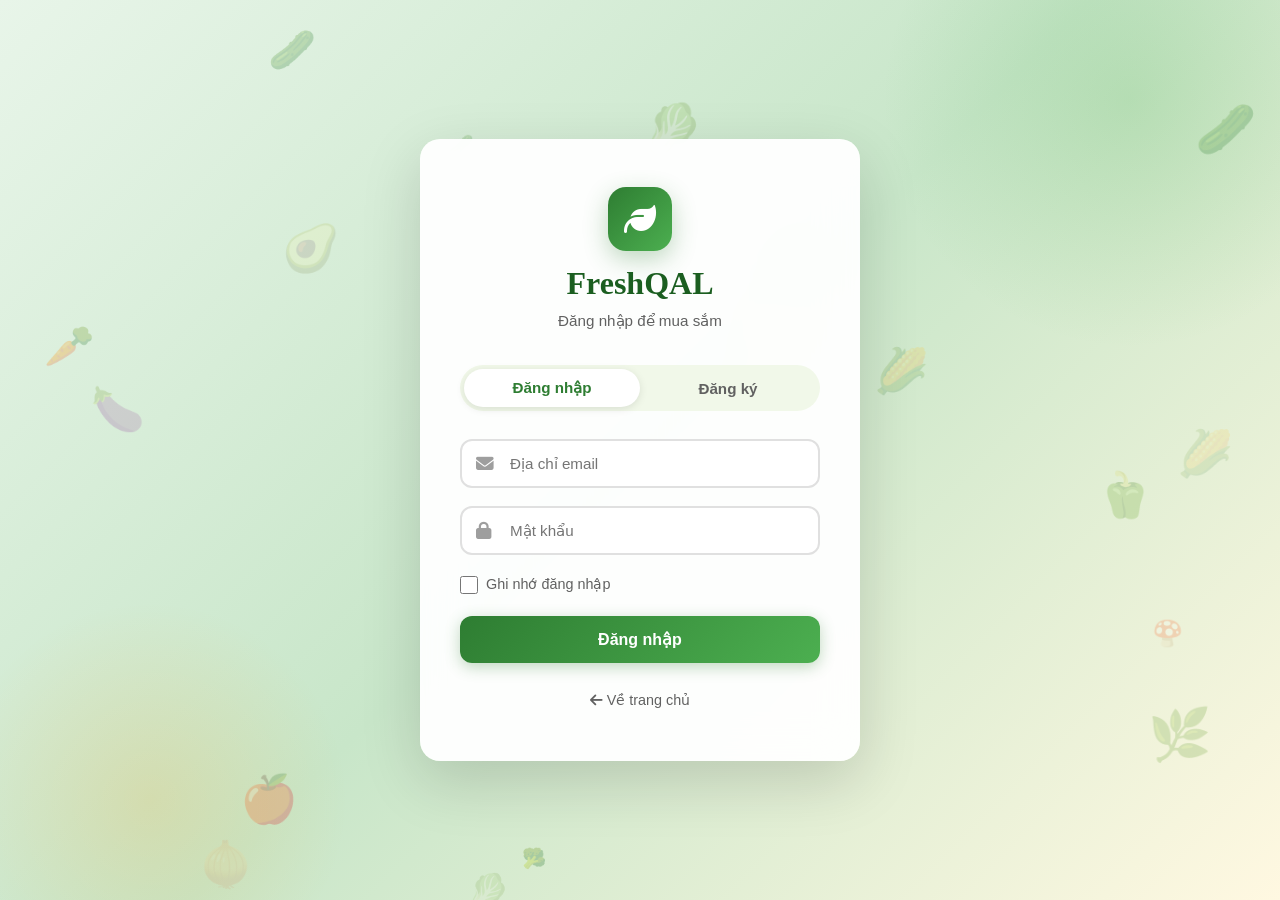
<file: staff/users.html>
<!DOCTYPE html>
<html lang="vi">
<head>
    <meta charset="UTF-8">
    <meta name="viewport" content="width=device-width, initial-scale=1.0">
    <title>Quản lý người dùng - FreshQAL Staff</title>
    <link rel="stylesheet" href="../css/style.css">
    <link rel="stylesheet" href="../fontawesome-free-6.6.0-web/css/all.css">
</head>
<body>
    <div class="admin-layout" id="app">
        <div id="sidebarContainer"></div>
        <div class="main-content">
            <div class="topbar">
                <h2><span style="color: #6a1b9a; background-color: #f3e5f5; padding: 6px 10px; border-radius: 6px; display: inline-flex; align-items: center; margin-right: 8px;"><i class="fa-solid fa-users"></i></span> Quản lý người dùng</h2>
                <div class="topbar-actions">
                    <button class="btn btn-primary btn-sm" onclick="openAddUser()"><i class="fa-solid fa-plus"></i> Thêm người dùng</button>
                </div>
            </div>

            <div class="data-card">
                <div class="data-card-header">
                    <h3>Danh sách người dùng</h3>
                    <div class="data-card-tools">
                        <input type="text" class="search-input" id="searchInput" placeholder=" Tìm kiếm người dùng..." oninput="renderUsers()">
                    </div>
                </div>
                <table class="data-table">
                    <thead>
                        <tr>
                            <th>ID</th>
                            <th>Họ tên</th>
                            <th>Email</th>
                            <th>Vai trò</th>
                            <th>Ngày tạo</th>
                            <th>Thao tác</th>
                        </tr>
                    </thead>
                    <tbody id="userTableBody"></tbody>
                </table>
            </div>
        </div>
    </div>

    <div class="modal-overlay" id="userModal">
        <div class="modal" style="max-width:500px;">
            <div class="modal-header">
                <h3 id="modalTitle">Thêm người dùng</h3>
                <button class="modal-close" onclick="closeModal('userModal')">✕</button>
            </div>
            <div class="modal-body">
                <input type="hidden" id="editId">
                <div class="form-group">
                    <label>Họ tên</label>
                    <input type="text" class="form-control" id="fName" placeholder="Nhập họ tên">
                </div>
                <div class="form-group">
                    <label>Email</label>
                    <input type="email" class="form-control" id="fEmail" placeholder="Nhập email">
                </div>
                <div class="form-group" id="passwordGroup">
                    <label>Mật khẩu</label>
                    <input type="password" class="form-control" id="fPassword" placeholder="Nhập mật khẩu">
                </div>
                <div class="form-group">
                    <label>Vai trò</label>
                    <select class="form-control" id="fRole"></select>
                </div>
            </div>
            <div class="modal-footer">
                <button class="btn btn-ghost" onclick="closeModal('userModal')">Hủy</button>
                <button class="btn btn-primary" onclick="saveUser()">Lưu người dùng</button>
            </div>
        </div>
    </div>

    <script src="../js/data.js"></script>
    <script src="../js/components.js"></script>
    <script src="../js/app.js"></script>
    <script>
    const currentUser = requireRole(['staff', 'admin']);
    (async function initPage() {
        if (currentUser) {
            let qal = localStorage.getItem("id_current_user");
            let qal1 =  await getUserById(qal);
            document.getElementById('sidebarContainer').innerHTML = renderSidebar(qal1.role, 'users');
            renderUsers();
        }
    })();

    function getRoleLabel(role) {
        const map = { admin: 'Quản trị viên', staff: 'Nhân viên', user: 'Khách hàng' };
        return map[role] || role;
    }

    function getRoleStyle(role) {
        const styles = {
            admin: 'background:var(--danger-bg);color:var(--danger);',
            staff: 'background:var(--info-bg);color:var(--info);',
            user: 'background:var(--primary-bg);color:var(--primary);'
        };
        return styles[role] || '';
    }

    async function getManageableUsers() {
        const users = await getUsers();
        if (currentUser.role === 'admin') return users;
        return users.filter(u => u.role !== 'admin');
    }

    async function renderUsers() {
        const keyword = document.getElementById('searchInput').value.toLowerCase();
        let users = await getManageableUsers();
        if (keyword) {
            users = users.filter(u =>
                u.name.toLowerCase().includes(keyword) ||
                u.email.toLowerCase().includes(keyword)
            );
        }

        document.getElementById('userTableBody').innerHTML = users.length
            ? users.map(u => {
                const canEdit = currentUser.role === 'admin' || u.role !== 'admin';
                return `<tr>
                    <td><strong>${u.id}</strong></td>
                    <td>
                        <div style="display:flex;align-items:center;gap:10px;">
                            <div style="width:36px;height:36px;border-radius:50%;background:linear-gradient(135deg,var(--primary),var(--accent));display:flex;align-items:center;justify-content:center;color:white;font-weight:700;font-size:0.85rem;">${u.name.charAt(0).toUpperCase()}</div>
                            <strong>${u.name}</strong>
                        </div>
                    </td>
                    <td>${u.email}</td>
                    <td><span style="padding:4px 12px;border-radius:20px;font-size:0.82rem;font-weight:700;${getRoleStyle(u.role)}">${getRoleLabel(u.role)}</span></td>
                    <td>${u.created_at ? formatDate(u.created_at) : 'N/A'}</td>
                    <td>
                        ${canEdit ? `<div class="table-actions">
                            <button class="btn-edit" onclick="editUser(${u.id})" title="Sửa"><i class="fa-solid fa-pen"></i></button>
                            ${u.id !== currentUser.id ? `<button class="btn-delete" onclick="apiDeleteUser(${u.id})" title="Xóa"><i class="fa-solid fa-trash"></i></button>` : ''}
                        </div>` : '<span style="font-size:0.82rem;color:var(--text-light);">—</span>'}
                    </td>
                </tr>`;
            }).join('')
            : '<tr><td colspan="6" class="text-center text-muted" style="padding:40px">Không tìm thấy người dùng</td></tr>';
    }

    function loadRoleOptions(isEdit) {
        const sel = document.getElementById('fRole');
        if (currentUser.role === 'admin') {
            sel.innerHTML = `
                <option value="user">Khách hàng</option>
                <option value="staff">Nhân viên</option>
                <option value="admin">Quản trị viên</option>
            `;
        } else {
            sel.innerHTML = `
                <option value="user">Khách hàng</option>
                <option value="staff">Nhân viên</option>
            `;
        }
    }

    function openAddUser() {
        document.getElementById('modalTitle').textContent = 'Thêm người dùng mới';
        document.getElementById('editId').value = '';
        document.getElementById('fName').value = '';
        document.getElementById('fEmail').value = '';
        document.getElementById('fPassword').value = '';
        document.getElementById('passwordGroup').style.display = '';
        document.getElementById('fPassword').setAttribute('required', '');
        loadRoleOptions(false);
        document.getElementById('fRole').value = 'user';
        openModal('userModal');
    }

    function editUser(id) {
        if(id == 1) {
            showToast('Không thể chỉnh sửa tài khoản admin tổng của hệ thống!', 'error');
            return;
        }
        // Nếu gọi từ onclick="editUser(id)", lấy tr từ btn-edit
        let tr = null;
        // Tìm phần tử đang active (btn-edit) qua event hoặc fallback theo id
        if (window.event && window.event.target) {
            let btn = window.event.target;
            // Nếu click vào icon bên trong button
            if (btn.tagName === 'I' && btn.parentElement.classList.contains('btn-edit')) {
                btn = btn.parentElement;
            }
            if (btn.classList.contains('btn-edit')) {
                tr = btn.closest('tr');
            }
        }
        // Nếu không tìm được tr, fallback lấy theo id (cũ)
        let values = {};
        if (tr) {
            // Lấy các cột theo thứ tự: ID, Họ tên, Email, Vai trò, Ngày tạo
            const tds = tr.querySelectorAll('td');
            values.id = tds[0].innerText.trim();
            // Họ tên nằm trong strong ở td[1]
            values.name = tds[1].querySelector('strong').innerText.trim();
            values.email = tds[2].innerText.trim();
            // Vai trò lấy value từ text trong span
            const roleText = tds[3].querySelector('span').innerText.trim();
            // Map lại roleText về value
            const roleMap = { 'Quản trị viên': 'admin', 'Nhân viên': 'staff', 'Khách hàng': 'user' };
            values.role = roleMap[roleText] || 'user';
            values.created_at = tds[4].innerText.trim();
        } else {
            // Fallback: lấy từ getUserById như cũ
            const u = getUserById(id);
            if (!u) return;
            if (currentUser.role !== 'admin' && u.role === 'admin') {
                showToast('Bạn không có quyền chỉnh sửa tài khoản admin!', 'error');
                return;
            }
            values = { id: u.id, name: u.name, email: u.email, role: u.role, created_at: u.created_at };
        }
        // Check quyền
        if (currentUser.role !== 'admin' && values.role === 'admin') {
            showToast('Bạn không có quyền chỉnh sửa tài khoản admin!', 'error');
            return;
        }
        // Fill form
        document.getElementById('modalTitle').textContent = 'Sửa người dùng';
        document.getElementById('editId').value = values.id;
        document.getElementById('fName').value = values.name;
        document.getElementById('fEmail').value = values.email;
        document.getElementById('fPassword').value = '';
        document.getElementById('fPassword').removeAttribute('required');
        document.getElementById('passwordGroup').querySelector('label').textContent = 'Mật khẩu (để trống nếu không đổi)';
        loadRoleOptions(true);
        document.getElementById('fRole').value = values.role;
        openModal('userModal');
    }

    async function saveUser() {
        const name = document.getElementById('fName').value.trim();
        const email = document.getElementById('fEmail').value.trim();
        const password = document.getElementById('fPassword').value;
        const role = document.getElementById('fRole').value;
        const editId = document.getElementById('editId').value;

        if (!name) { showToast('Vui lòng nhập họ tên!', 'error'); return; }
        if (!email) { showToast('Vui lòng nhập email!', 'error'); return; }
        if (!editId && !password) { showToast('Vui lòng nhập mật khẩu!', 'error'); return; }

        const users = await getUsers();

        const duplicate = users.find(u => u.email === email && String(u.id) !== editId);
        if (duplicate) { showToast('Email đã tồn tại!', 'error'); return; }

        if (editId) {
            const idx = users.findIndex(u => u.id === parseInt(editId));
            if (idx !== -1) {
                users[idx].name = name;
                users[idx].email = email;
                users[idx].role = role;
                if (password) users[idx].password = password;
                await apiUpdateUser(users[idx].id, users[idx]);
                showToast('Cập nhật người dùng thành công!');
            }
        } else {
            const newId = getNextUserId();
            users.push({
                id: newId,
                name: name,
                email: email,
                password: password,
                role: role,
                created_at: new Date().toISOString().split('T')[0]
            });
            await apiAddUser(users[users.length - 1]);
            showToast('Thêm người dùng mới thành công!');
        }

        closeModal('userModal');
        document.getElementById('passwordGroup').querySelector('label').textContent = 'Mật khẩu';
        renderUsers();
    }
    async function apiAddUser(user) {
        const res = await fetch('https://besellingcleanfood0604-production.up.railway.app/api/Users/Users/Addnew', {
            method: 'POST',
            headers: { 'Content-Type': 'application/json' },
            body: JSON.stringify(user)
        });
        if (!res.ok) throw new Error(await res.text());
        return await res.text();
    }
    async function apiUpdateUser(id, user) {
        console.log(JSON.stringify(user));
        const res = await fetch(`https://besellingcleanfood0604-production.up.railway.app/api/Users/Users/UpdateUser?id=${id}`, {
            method: 'PUT',
            headers: { 'Content-Type': 'application/json' },
            body: JSON.stringify(user)
        });
        if (!res.ok) throw new Error(await res.text());
        return await res.text();
    }
    async function apiDeleteUser(id) {
        let user_dlt = await getUserById(id);
        if(getCurrentUser().id === id) {
            showToast('Không thể xóa chính mình!', 'error');
            return;
        }
        if (getCurrentUser().role !== 'admin' && user_dlt.role === 'admin') {
            showToast('Bạn không có quyền xóa tài khoản admin!', 'error');
            return;
        }
        if (!confirm(`Bạn có chắc muốn xóa người dùng "${user_dlt.name}"?`)) return;

        const res = await fetch(`https://besellingcleanfood0604-production.up.railway.app/api/Users/Users/DeleteUser?id=${id}`, {
            method: 'DELETE'
        });
        if (!res.ok) throw new Error(await res.text());
        showToast('Đã xóa người dùng!', 'success');

        const tableBody = document.getElementById('userTableBody');
        if (tableBody) {
            const trs = tableBody.querySelectorAll('tr');
            for (const tr of trs) {
                const td = tr.querySelector('td');
                if (td && td.textContent.trim() === String(id)) {
                    tr.remove();
                    break;
                }
            }
        }

        return await res.json();
    }
    </script>
</body>
</html>
</file>
<file: css/style.css>
/* Category chip for product card */
.category-chip {
    background: #e8f5e9;
    color: #388e3c;
    border-radius: 12px;
    padding: 2px 10px;
    font-size: 0.85em;
    font-weight: 500;
    margin-bottom: 2px;
    display: inline-block;
    border: 1px solid #c8e6c9;
}
@import url('https://fonts.googleapis.com/css2?family=Quicksand:wght@300;400;500;600;700&family=Playfair+Display:wght@400;600;700&display=swap');

:root {
    --primary: #2E7D32;
    --primary-light: #4CAF50;
    --primary-lighter: #81C784;
    --primary-bg: #E8F5E9;
    --accent: #ffa61e;
    --accent-light: #FFA726;
    --accent-bg: #FFF3E0;
    --danger: #E53935;
    --danger-bg: #FFEBEE;
    --info: #1565C0;
    --info-bg: #E3F2FD;
    --warning: #F9A825;
    --warning-bg: #FFFDE7;
    --success: #2E7D32;
    --success-bg: #E8F5E9;
    --dark: #1B5E20;
    --text: #212121;
    --text-secondary: #616161;
    --text-light: #9E9E9E;
    --bg: #FAFFFE;
    --bg-secondary: #F1F8E9;
    --card: #FFFFFF;
    --border: #E0E0E0;
    --shadow: 0 2px 12px rgba(0,0,0,0.08);
    --shadow-lg: 0 8px 30px rgba(0,0,0,0.12);
    --shadow-xl: 0 20px 60px rgba(0,0,0,0.15);
    --radius: 12px;
    --radius-lg: 20px;
    --transition: all 0.3s cubic-bezier(0.4, 0, 0.2, 1);
    --font: 'Quicksand', sans-serif;
    --font-display: 'Playfair Display', serif;
}

* { margin: 0; padding: 0; box-sizing: border-box; }

html {
    scroll-behavior: smooth;
    font-size: 16px;
}

body {
    font-family: var(--font);
    background: var(--bg);
    color: var(--text);
    line-height: 1.6;
    overflow-x: hidden;
}

/* ═══════════════════════════════════════════
   PAGE TRANSITION
   ═══════════════════════════════════════════ */
.page-transition {
    position: fixed;
    top: 0; left: 0;
    width: 100%; height: 100%;
    background: linear-gradient(135deg, var(--primary), var(--primary-light));
    z-index: 99999;
    display: flex;
    align-items: center;
    justify-content: center;
    animation: pageSlideOut 0.6s 0.3s forwards;
}
.page-transition .loader-icon {
    font-size: 3rem;
    animation: bounce 0.6s ease infinite alternate;
    color: white;
}
@keyframes pageSlideOut {
    to { transform: translateY(-100%); opacity: 0; }
}
@keyframes bounce {
    to { transform: translateY(-15px) scale(1.1); }
}

/* ═══════════════════════════════════════════
   SCROLLBAR
   ═══════════════════════════════════════════ */
::-webkit-scrollbar { width: 8px; }
::-webkit-scrollbar-track { background: var(--bg-secondary); }
::-webkit-scrollbar-thumb {
    background: var(--primary-lighter);
    border-radius: 10px;
}
::-webkit-scrollbar-thumb:hover { background: var(--primary); }

/* ═══════════════════════════════════════════
   TYPOGRAPHY
   ═══════════════════════════════════════════ */
h1, h2, h3, h4, h5, h6 { font-weight: 700; line-height: 1.3; }
h1 { font-size: 2.5rem; }
h2 { font-size: 2rem; }
h3 { font-size: 1.5rem; }
a { text-decoration: none; color: var(--primary); transition: var(--transition); }
a:hover { color: var(--accent); }

/* ═══════════════════════════════════════════
   BUTTONS
   ═══════════════════════════════════════════ */
.btn {
    display: inline-flex;
    align-items: center;
    gap: 8px;
    padding: 12px 28px;
    border: none;
    border-radius: 50px;
    font-family: var(--font);
    font-size: 0.95rem;
    font-weight: 600;
    cursor: pointer;
    transition: var(--transition);
    position: relative;
    overflow: hidden;
    text-decoration: none;
}
.btn::after {
    content: '';
    position: absolute;
    top: 50%; left: 50%;
    width: 0; height: 0;
    border-radius: 50%;
    background: rgba(255,255,255,0.3);
    transform: translate(-50%,-50%);
    transition: width 0.6s, height 0.6s;
}
.btn:active::after {
    width: 300px; height: 300px;
}

.btn-primary {
    background: linear-gradient(135deg, var(--primary), var(--primary-light));
    color: white;
    box-shadow: 0 4px 15px rgba(46,125,50,0.3);
}
.btn-primary:hover {
    transform: translateY(-2px);
    box-shadow: 0 6px 25px rgba(46,125,50,0.4);
}

.btn-accent {
    background: linear-gradient(135deg, var(--accent), var(--accent-light));
    color: white;
    box-shadow: 0 4px 15px rgba(255,111,0,0.3);
}
.btn-accent:hover {
    transform: translateY(-2px);
    box-shadow: 0 6px 25px rgba(255,111,0,0.4);
}

.btn-outline {
    background: transparent;
    color: var(--primary);
    border: 2px solid var(--primary);
}
.btn-outline:hover {
    background: var(--primary);
    color: white;
    transform: translateY(-2px);
}

.btn-danger {
    background: linear-gradient(135deg, var(--danger), #EF5350);
    color: white;
    box-shadow: 0 4px 15px rgba(229,57,53,0.3);
}
.btn-danger:hover {
    transform: translateY(-2px);
    box-shadow: 0 6px 25px rgba(229,57,53,0.4);
}

.btn-sm { padding: 8px 18px; font-size: 0.85rem; }
.btn-lg { padding: 16px 36px; font-size: 1.1rem; }
.btn-icon {
    width: 42px; height: 42px;
    padding: 0;
    border-radius: 50%;
    display: inline-flex;
    align-items: center;
    justify-content: center;
}

.btn-ghost {
    background: transparent;
    color: var(--text-secondary);
    padding: 8px 16px;
}
.btn-ghost:hover { background: rgb(237, 156, 156); color: var(--danger); }

.shop-location-card {
  display: flex;
  flex-wrap: wrap;
  gap: 32px;
  background: #fff;
  border-radius: 24px;
  box-shadow: 0 8px 32px rgba(46,125,50,0.10);
  padding: 36px 32px;
  align-items: center;
  margin-bottom: 32px;
  border: 2px solid var(--primary-bg);
}
.shop-map-info {
  flex: 1 1 260px;
  min-width: 220px;
}
.shop-map-title {
  display: flex;
  align-items: center;
  gap: 14px;
  margin-bottom: 18px;
}
.map-pin-animate {
  color: var(--primary);
  font-size: 2.2rem;
  position: relative;
  animation: pulse 1.5s infinite;
}
.shop-map-title h2 {
  font-family: var(--font-display);
  color: var(--dark);
  font-size: 1.5rem;
  margin: 0;
}
.shop-contact {
  font-size: 1.05rem;
  color: var(--text-secondary);
  display: flex;
  flex-direction: column;
  gap: 8px;
}
.shop-contact i {
  color: var(--primary);
  margin-right: 8px;
}
.shop-map-iframe {
  flex: 2 1 380px;
  min-width: 260px;
  border-radius: 18px;
  overflow: hidden;
  box-shadow: 0 4px 18px rgba(46,125,50,0.10);
}
@media (max-width: 900px) {
  .shop-location-card { flex-direction: column; padding: 24px 10px; }
  .shop-map-iframe { width: 100%; min-width: unset; }
}
@keyframes pulse {
  0% { box-shadow: 0 0 0 0 rgba(46,125,50,0.2); }
  70% { box-shadow: 0 0 0 16px rgba(46,125,50,0.0); }
  100% { box-shadow: 0 0 0 0 rgba(46,125,50,0.0); }
}

/* ═══════════════════════════════════════════
   HEADER / NAVBAR
   ═══════════════════════════════════════════ */
.navbar {
    position: fixed;
    top: 0; left: 0; right: 0;
    z-index: 1000;
    background: rgba(255,255,255,0.95);
    backdrop-filter: blur(20px);
    -webkit-backdrop-filter: blur(20px);
    border-bottom: 1px solid rgba(0,0,0,0.05);
    transition: var(--transition);
}
.navbar.scrolled {
    box-shadow: 0 2px 20px rgba(0,0,0,0.1);
}
.navbar-inner {
    max-width: 1400px;
    margin: 0 auto;
    padding: 0 24px;
    display: flex;
    align-items: center;
    justify-content: space-between;
    height: 72px;
}
.nav-logo {
    display: flex;
    align-items: center;
    gap: 10px;
    font-size: 1.5rem;
    font-weight: 700;
    color: var(--primary);
}
.nav-logo span { font-family: var(--font-display); }
.nav-logo .logo-icon {
    width: 42px; height: 42px;
    background: linear-gradient(135deg, var(--primary), var(--primary-light));
    border-radius: 12px;
    display: flex; align-items: center; justify-content: center;
    font-size: 1.4rem;
    color: white;
    box-shadow: 0 4px 12px rgba(46,125,50,0.3);
}

.nav-search {
    flex: 1;
    max-width: 500px;
    margin: 0 40px;
    position: relative;
}
.nav-search input {
    width: 100%;
    padding: 12px 20px 12px 48px;
    border: 2px solid var(--border);
    border-radius: 50px;
    font-family: var(--font);
    font-size: 0.95rem;
    background: var(--bg-secondary);
    transition: var(--transition);
    outline: none;
}
.nav-search input:focus {
    border-color: var(--primary-light);
    background: white;
    box-shadow: 0 0 0 4px rgba(76,175,80,0.1);
}
.nav-search .search-icon {
    position: absolute;
    left: 18px; top: 50%;
    transform: translateY(-50%);
    color: var(--text-light);
    font-size: 1.1rem;
}

.nav-actions {
    display: flex;
    align-items: center;
    gap: 8px;
}
.nav-actions .nav-btn {
    width: 44px; height: 44px;
    border-radius: 50%;
    border: none;
    background: transparent;
    cursor: pointer;
    display: flex; align-items: center; justify-content: center;
    font-size: 1.3rem;
    color: var(--text-secondary);
    transition: var(--transition);
    position: relative;
}
.nav-actions .nav-btn:hover {
    background: var(--primary-bg);
    color: var(--primary);
    transform: scale(1.1);
}
.nav-btn .badge {
    position: absolute;
    top: 2px; right: 2px;
    width: 20px; height: 20px;
    background: var(--danger);
    color: white;
    border-radius: 50%;
    font-size: 0.7rem;
    font-weight: 700;
    display: flex; align-items: center; justify-content: center;
    border: 2px solid white;
    animation: badgePop 0.3s ease;
}
@keyframes badgePop {
    0% { transform: scale(0); }
    50% { transform: scale(1.3); }
    100% { transform: scale(1); }
}

.nav-user {
    display: flex;
    align-items: center;
    gap: 10px;
    padding: 6px 16px 6px 6px;
    border-radius: 50px;
    background: var(--primary-bg);
    cursor: pointer;
    transition: var(--transition);
    border: none;
    font-family: var(--font);
}
.nav-user:hover { background: var(--primary-lighter); color: white; }
.nav-user .avatar {
    width: 34px; height: 34px;
    border-radius: 50%;
    background: linear-gradient(135deg, var(--primary), var(--accent));
    display: flex; align-items: center; justify-content: center;
    color: white;
    font-weight: 700;
    font-size: 0.85rem;
}
.nav-user .user-name {
    font-weight: 600;
    font-size: 0.9rem;
    color: var(--dark);
}

/* Mobile menu */
.mobile-menu-btn {
    display: none;
    width: 44px; height: 44px;
    border: none;
    background: transparent;
    cursor: pointer;
    flex-direction: column;
    align-items: center;
    justify-content: center;
    gap: 5px;
}
.mobile-menu-btn span {
    width: 24px; height: 2.5px;
    background: var(--text);
    border-radius: 2px;
    transition: var(--transition);
}

/* ═══════════════════════════════════════════
   HERO SECTION
   ═══════════════════════════════════════════ */
.hero {
    min-height: 600px;
    margin-top: 72px;
    background: linear-gradient(135deg, #E8F5E9 0%, #C8E6C9 50%, #FFF8E1 100%);
    display: flex;
    align-items: center;
    overflow: hidden;
    position: relative;
}
.hero::before {
    content: '';
    position: absolute;
    top: -50%; right: -20%;
    width: 800px; height: 800px;
    background: radial-gradient(circle, rgba(76,175,80,0.15), transparent 70%);
    border-radius: 50%;
    animation: floatBg 20s ease infinite;
}
.hero::after {
    content: '';
    position: absolute;
    bottom: -30%; left: -10%;
    width: 600px; height: 600px;
    background: radial-gradient(circle, rgba(255,152,0,0.1), transparent 70%);
    border-radius: 50%;
    animation: floatBg 15s ease infinite reverse;
}
@keyframes floatBg {
    0%, 100% { transform: translate(0, 0); }
    50% { transform: translate(30px, -30px); }
}

.hero-inner {
    max-width: 1400px;
    margin: 0 auto;
    padding: 60px 24px;
    display: grid;
    grid-template-columns: 1fr 1fr;
    gap: 60px;
    align-items: center;
    position: relative;
    z-index: 1;
}
.hero-content h1 {
    font-family: var(--font-display);
    font-size: 3.5rem;
    color: var(--dark);
    margin-bottom: 20px;
    line-height: 1.2;
}
.hero-content h1 .highlight {
    color: var(--primary);
    position: relative;
}
.hero-content h1 .highlight::after {
    content: '';
    position: absolute;
    bottom: 5px; left: 0;
    width: 100%; height: 12px;
    background: rgba(255,152,0,0.3);
    border-radius: 6px;
    z-index: -1;
}
.hero-content p {
    font-size: 1.15rem;
    color: var(--text-secondary);
    margin-bottom: 32px;
    max-width: 500px;
}
.hero-buttons { display: flex; gap: 16px; flex-wrap: wrap; }

.hero-visual {
    display: flex;
    align-items: center;
    justify-content: center;
    position: relative;
}
.hero-image-grid {
    display: grid;
    grid-template-columns: repeat(2, 1fr);
    gap: 16px;
    max-width: 480px;
}
.hero-card {
    background: white;
    border-radius: var(--radius-lg);
    overflow: hidden;
    box-shadow: var(--shadow);
    transition: var(--transition);
    animation: fadeInUp 0.6s ease backwards;
}
.hero-card:nth-child(1) { animation-delay: 0.1s; }
.hero-card:nth-child(2) { animation-delay: 0.2s; transform: translateY(30px); }
.hero-card:nth-child(3) { animation-delay: 0.3s; }
.hero-card:nth-child(4) { animation-delay: 0.4s; transform: translateY(30px); }
.hero-card:hover { transform: translateY(-8px); box-shadow: var(--shadow-lg); }
.hero-card:nth-child(2):hover { transform: translateY(22px); }
.hero-card:nth-child(4):hover { transform: translateY(22px); }
.hero-card-img {
    height: 140px;
    display: flex; align-items: center; justify-content: center;
    font-size: 4rem;
    background: linear-gradient(135deg, var(--primary-bg), #C8E6C9);
}
.hero-card-info { padding: 14px; }
.hero-card-info h4 { font-size: 0.9rem; color: var(--text); }
.hero-card-info .price { color: var(--accent); font-weight: 700; font-size: 0.95rem; }

.hero-stats {
    display: flex;
    gap: 40px;
    margin-top: 40px;
}
.hero-stat { text-align: center; }
.hero-stat .stat-num {
    font-size: 2rem;
    font-weight: 700;
    color: var(--primary);
    font-family: var(--font-display);
}
.hero-stat .stat-label {
    font-size: 0.85rem;
    color: var(--text-secondary);
}

/* ═══════════════════════════════════════════
   FLOATING DECORATIONS
   ═══════════════════════════════════════════ */
.floating-item {
    position: absolute;
    font-size: 2.5rem;
    opacity: 0.6;
    animation: float 6s ease-in-out infinite;
    z-index: 0;
    pointer-events: none;
}
.floating-item:nth-child(1) { top: 15%; left: 5%; animation-delay: 0s; }
.floating-item:nth-child(2) { top: 60%; right: 8%; animation-delay: 1s; font-size: 2rem; }
.floating-item:nth-child(3) { bottom: 20%; left: 15%; animation-delay: 2s; font-size: 1.8rem; }
.floating-item:nth-child(4) { top: 30%; right: 25%; animation-delay: 3s; font-size: 2.2rem; }
@keyframes float {
    0%, 100% { transform: translateY(0) rotate(0deg); }
    50% { transform: translateY(-20px) rotate(10deg); }
}

/* ═══════════════════════════════════════════
   SECTION STYLES
   ═══════════════════════════════════════════ */
.section {
    padding: 80px 24px;
    max-width: 1400px;
    margin: 0 auto;
}
.section-header {
    text-align: center;
    margin-bottom: 50px;
}
.section-header h2 {
    font-family: var(--font-display);
    color: var(--dark);
    margin-bottom: 12px;
}
.section-header p {
    color: var(--text-secondary);
    font-size: 1.05rem;
}
.section-header .section-line {
    width: 60px; height: 4px;
    background: linear-gradient(to right, var(--primary), var(--accent));
    border-radius: 2px;
    margin: 16px auto 0;
}

/* ═══════════════════════════════════════════
   CATEGORY CARDS
   ═══════════════════════════════════════════ */
.category-grid {
    display: grid;
    grid-template-columns: repeat(auto-fit, minmax(200px, 1fr));
    gap: 20px;
}
.category-card {
    background: white;
    border-radius: var(--radius-lg);
    padding: 30px 20px;
    text-align: center;
    cursor: pointer;
    transition: var(--transition);
    border: 2px solid transparent;
    position: relative;
    overflow: hidden;
}
.category-card::before {
    content: '';
    position: absolute;
    top: 0; left: 0;
    width: 100%; height: 100%;
    background: linear-gradient(135deg, var(--primary-bg), transparent);
    opacity: 0;
    transition: var(--transition);
}
.category-card:hover {
    border-color: var(--primary-light);
    transform: translateY(-8px);
    box-shadow: var(--shadow-lg);
}
.category-card:hover::before { opacity: 1; }
.category-card .cat-icon {
    font-size: 3rem;
    margin-bottom: 12px;
    display: block;
    position: relative;
    z-index: 1;
    transition: var(--transition);
}
.category-card:hover .cat-icon { transform: scale(1.2) rotate(-5deg); }
.category-card h4 {
    font-size: 1rem;
    color: var(--text);
    position: relative;
    z-index: 1;
}
.category-card .cat-count {
    font-size: 0.85rem;
    color: var(--text-light);
    margin-top: 4px;
    position: relative;
    z-index: 1;
}

/* ═══════════════════════════════════════════
   PRODUCT CARDS
   ═══════════════════════════════════════════ */
.product-grid {
    display: grid;
    grid-template-columns: repeat(auto-fill, minmax(260px, 1fr));
    gap: 24px;
}
.product-card {
    background: white;
    border-radius: var(--radius-lg);
    overflow: hidden;
    box-shadow: var(--shadow);
    transition: var(--transition);
    cursor: pointer;
    position: relative;
}
.product-card:hover {
    transform: translateY(-8px);
    box-shadow: var(--shadow-lg);
}
.product-card .card-img {
    height: 220px;
    background: linear-gradient(135deg, #f0f9f0, #e8f5e9);
    display: flex; align-items: center; justify-content: center;
    font-size: 5rem;
    position: relative;
    overflow: hidden;
}
.product-card .card-img::after {
    content: '';
    position: absolute;
    bottom: 0; left: 0; right: 0;
    height: 40px;
    background: linear-gradient(transparent, rgba(255,255,255,0.8));
}
.product-card .card-badge {
    position: absolute;
    top: 12px; left: 12px;
    padding: 4px 12px;
    border-radius: 20px;
    font-size: 0.75rem;
    font-weight: 700;
    z-index: 2;
}
.badge-new { background: var(--primary); color: white; }
.badge-sale { background: var(--danger); color: white; }
.badge-hot { background: var(--accent); color: white; }

.product-card .card-actions {
    position: absolute;
    top: 12px; right: 12px;
    display: flex;
    flex-direction: column;
    gap: 8px;
    z-index: 2;
    opacity: 0;
    transform: translateX(10px);
    transition: var(--transition);
}
.product-card:hover .card-actions {
    opacity: 1;
    transform: translateX(0);
}
.card-actions .action-btn {
    width: 38px; height: 38px;
    border-radius: 50%;
    border: none;
    background: white;
    box-shadow: 0 2px 8px rgba(0,0,0,0.15);
    cursor: pointer;
    display: flex; align-items: center; justify-content: center;
    font-size: 1rem;
    transition: var(--transition);
}
.card-actions .action-btn:hover {
    background: var(--primary);
    color: white;
    transform: scale(1.15);
}

.product-card .card-body { padding: 18px; }
.product-card .card-category {
    font-size: 0.8rem;
    color: var(--primary);
    font-weight: 600;
    text-transform: uppercase;
    letter-spacing: 0.5px;
}
.product-card .card-title {
    font-size: 1.05rem;
    font-weight: 700;
    color: var(--text);
    margin: 6px 0 8px;
    display: -webkit-box;
    -webkit-line-clamp: 2;
    -webkit-box-orient: vertical;
    overflow: hidden;
}
.product-card .card-meta {
    display: flex;
    align-items: center;
    gap: 6px;
    font-size: 0.82rem;
    color: var(--text-light);
    margin-bottom: 12px;
}
.product-card .card-footer {
    display: flex;
    align-items: center;
    justify-content: space-between;
}
.product-card .card-price {
    font-size: 1.2rem;
    font-weight: 700;
    color: var(--accent);
}
.product-card .card-price small {
    font-size: 0.75rem;
    color: var(--text-light);
    font-weight: 400;
}
.product-card .add-cart-btn {
    width: 40px; height: 40px;
    border-radius: 50%;
    border: 2px solid var(--primary);
    background: transparent;
    color: var(--primary);
    cursor: pointer;
    display: flex; align-items: center; justify-content: center;
    font-size: 1.2rem;
    transition: var(--transition);
}
.product-card .add-cart-btn:hover {
    background: var(--primary);
    color: white;
    transform: rotate(90deg) scale(1.1);
}

/* ═══════════════════════════════════════════
   PRODUCT DETAIL PAGE
   ═══════════════════════════════════════════ */
.product-detail {
    margin-top: 72px;
    padding: 40px 24px;
    max-width: 1400px;
    margin-left: auto;
    margin-right: auto;
}
.product-detail-grid {
    display: grid;
    grid-template-columns: 1fr 1fr;
    gap: 50px;
    align-items: start;
}
.pd-gallery { position: relative; }
.pd-main-image {
    width: 100%;
    height: 450px;
    background: linear-gradient(135deg, #f0f9f0, #e8f5e9);
    border-radius: var(--radius-lg);
    display: flex; align-items: center; justify-content: center;
    font-size: 10rem;
    overflow: hidden;
    position: relative;
}
.pd-main-image img {
    max-width: 100%; max-height: 100%; object-fit: contain;
}
.pd-thumbnails {
    display: flex;
    gap: 12px;
    margin-top: 16px;
}
.pd-thumb {
    width: 80px; height: 80px;
    border-radius: var(--radius);
    background: var(--primary-bg);
    display: flex; align-items: center; justify-content: center;
    font-size: 2.5rem;
    cursor: pointer;
    border: 2px solid transparent;
    transition: var(--transition);
}
.pd-thumb:hover, .pd-thumb.active {
    border-color: var(--primary);
    transform: scale(1.05);
}

.pd-info h1 {
    font-family: var(--font-display);
    font-size: 2rem;
    color: var(--dark);
    margin-bottom: 10px;
}
.pd-category {
    display: inline-block;
    padding: 4px 14px;
    background: var(--primary-bg);
    color: var(--primary);
    border-radius: 20px;
    font-size: 0.85rem;
    font-weight: 600;
    margin-bottom: 16px;
}
.pd-price {
    font-size: 2rem;
    font-weight: 700;
    color: var(--accent);
    margin-bottom: 20px;
}
.pd-price small {
    font-size: 0.9rem;
    color: var(--text-light);
    font-weight: 400;
}

.pd-specs {
    display: grid;
    grid-template-columns: repeat(2, 1fr);
    gap: 12px;
    margin-bottom: 24px;
}
.pd-spec {
    padding: 12px 16px;
    background: var(--bg-secondary);
    border-radius: var(--radius);
    display: flex;
    align-items: center;
    gap: 10px;
}
.pd-spec .spec-icon { font-size: 1.3rem; }
.pd-spec .spec-label { font-size: 0.8rem; color: var(--text-light); }
.pd-spec .spec-value { font-size: 0.9rem; font-weight: 600; color: var(--text); }

.pd-description {
    margin-bottom: 24px;
    padding: 20px;
    background: var(--bg-secondary);
    border-radius: var(--radius);
}
.pd-description h3 { margin-bottom: 10px; font-size: 1.1rem; }
.pd-description p { color: var(--text-secondary); font-size: 0.95rem; }

.pd-quantity {
    display: flex;
    align-items: center;
    gap: 16px;
    margin-bottom: 24px;
}
.qty-control {
    display: flex;
    align-items: center;
    border: 2px solid var(--border);
    border-radius: 50px;
    overflow: hidden;
}
.qty-control button {
    width: 44px; height: 44px;
    border: none;
    background: transparent;
    cursor: pointer;
    font-size: 1.2rem;
    font-weight: 700;
    color: var(--text);
    transition: var(--transition);
}
.qty-control button:hover { background: var(--primary-bg); color: var(--primary); }
.qty-control input {
    width: 60px;
    text-align: center;
    border: none;
    font-family: var(--font);
    font-size: 1.1rem;
    font-weight: 700;
    outline: none;
}
.qty-stock {
    font-size: 0.9rem;
    color: var(--text-light);
}
.qty-stock strong { color: var(--primary); }

.pd-buttons {
    display: flex;
    gap: 14px;
    flex-wrap: wrap;
}

/* ═══════════════════════════════════════════
   CART PAGE
   ═══════════════════════════════════════════ */
.cart-page, .checkout-page, .orders-page {
    margin-top: 72px;
    padding: 40px 24px;
    max-width: 1200px;
    margin-left: auto;
    margin-right: auto;
}
.page-title {
    font-family: var(--font-display);
    font-size: 2rem;
    color: var(--dark);
    margin-bottom: 30px;
    display: flex;
    align-items: center;
    gap: 12px;
}
.page-title .title-icon { font-size: 1.5rem; }

.cart-layout {
    display: grid;
    grid-template-columns: 1fr 360px;
    gap: 30px;
    align-items: start;
}

.cart-items { display: flex; flex-direction: column; gap: 16px; }
.cart-item {
    display: grid;
    grid-template-columns: 100px 1fr auto;
    gap: 20px;
    align-items: center;
    background: white;
    padding: 20px;
    border-radius: var(--radius-lg);
    box-shadow: var(--shadow);
    transition: var(--transition);
    animation: fadeInUp 0.3s ease;
}
.cart-item:hover { box-shadow: var(--shadow-lg); }

.summary-item-img{
    object-fit: cover;
    width: 60px;
    height: 60px;
    overflow :hidden;
    border-radius: var(--radius);
}
.cart-item-img {
    width: 100px; height: 100px;
    background: var(--primary-bg);
    border-radius: var(--radius);
    display: flex; align-items: center; justify-content: center;
    font-size: 3rem;
    overflow: hidden;
}
.cart-item-info h4 { font-size: 1rem; color: var(--text); margin-bottom: 4px; }
.cart-item-info .item-price {
    font-size: 1.1rem;
    font-weight: 700;
    color: var(--accent);
}
.cart-item-actions {
    display: flex;
    flex-direction: column;
    align-items: flex-end;
    gap: 10px;
}
.cart-item-actions .remove-btn {
    border: none;
    background: none;
    color: var(--text-light);
    cursor: pointer;
    font-size: 1.2rem;
    padding: 4px;
    transition: var(--transition);
}
.cart-item-actions .remove-btn:hover { color: var(--danger); transform: scale(1.2); }

.cart-summary {
    background: white;
    border-radius: var(--radius-lg);
    padding: 28px;
    box-shadow: var(--shadow);
    position: sticky;
    top: 100px;
}
.cart-summary h3 { margin-bottom: 20px; font-size: 1.2rem; }
.summary-row {
    display: flex;
    justify-content: space-between;
    padding: 12px 0;
    border-bottom: 1px solid var(--border);
    font-size: 0.95rem;
}
.summary-row:last-of-type { border-bottom: none; }
.summary-total {
    display: flex;
    justify-content: space-between;
    padding: 16px 0;
    border-top: 2px solid var(--primary);
    margin-top: 8px;
    font-size: 1.2rem;
    font-weight: 700;
}
.summary-total .total-amount { color: var(--accent); }

.cart-empty {
    text-align: center;
    padding: 60px 20px;
}
.cart-empty .empty-icon { font-size: 5rem; margin-bottom: 16px; opacity: 0.5; }
.cart-empty h3 { color: var(--text-secondary); margin-bottom: 8px; }
.cart-empty p { color: var(--text-light); margin-bottom: 24px; }

/* ═══════════════════════════════════════════
   CHECKOUT PAGE
   ═══════════════════════════════════════════ */
.checkout-layout {
    display: grid;
    grid-template-columns: 1fr 400px;
    gap: 30px;
    align-items: start;
}
.checkout-section {
    background: white;
    border-radius: var(--radius-lg);
    padding: 28px;
    box-shadow: var(--shadow);
    margin-bottom: 20px;
}
.checkout-section h3 {
    font-size: 1.1rem;
    margin-bottom: 20px;
    padding-bottom: 12px;
    border-bottom: 2px solid var(--primary-bg);
    display: flex;
    align-items: center;
    gap: 10px;
}

/* ═══════════════════════════════════════════
   FORMS
   ═══════════════════════════════════════════ */
.form-group {
    margin-bottom: 20px;
}
.form-group label {
    display: block;
    font-size: 0.9rem;
    font-weight: 600;
    color: var(--text);
    margin-bottom: 6px;
}
.form-control {
    width: 100%;
    padding: 12px 16px;
    border: 2px solid var(--border);
    border-radius: var(--radius);
    font-family: var(--font);
    font-size: 0.95rem;
    transition: var(--transition);
    outline: none;
    background: white;
}
.form-control:focus {
    border-color: var(--primary);
    box-shadow: 0 0 0 4px rgba(76,175,80,0.1);
}
textarea.form-control { resize: vertical; min-height: 100px; }
select.form-control { cursor: pointer; }

.form-row {
    display: grid;
    grid-template-columns: repeat(2, 1fr);
    gap: 16px;
}

/* Payment methods */
.payment-options {
    display: flex;
    flex-direction: column;
    gap: 12px;
}
.payment-option {
    display: flex;
    align-items: center;
    gap: 14px;
    padding: 16px;
    border: 2px solid var(--border);
    border-radius: var(--radius);
    cursor: pointer;
    transition: var(--transition);
}
.payment-option:hover, .payment-option.active {
    border-color: var(--primary);
    background: var(--primary-bg);
}
.payment-option .pay-icon { font-size: 1.5rem; }
.payment-option .pay-name { font-weight: 600; }
.payment-option .pay-desc { font-size: 0.82rem; color: var(--text-light); }
.payment-option input[type="radio"] {
    width: 20px; height: 20px;
    accent-color: var(--primary);
}

/* ═══════════════════════════════════════════
   ORDERS PAGE
   ═══════════════════════════════════════════ */
.order-tabs {
    display: flex;
    gap: 8px;
    margin-bottom: 24px;
    overflow-x: auto;
    padding-bottom: 4px;
}
.order-tab {
    padding: 10px 22px;
    border-radius: 50px;
    border: 2px solid var(--border);
    background: white;
    font-family: var(--font);
    font-weight: 600;
    font-size: 0.9rem;
    cursor: pointer;
    transition: var(--transition);
    white-space: nowrap;
}
.order-tab:hover { border-color: var(--primary-light); color: var(--primary); }
.order-tab.active {
    background: var(--primary);
    color: white;
    border-color: var(--primary);
}

.order-card {
    background: white;
    border-radius: var(--radius-lg);
    box-shadow: var(--shadow);
    margin-bottom: 16px;
    overflow: hidden;
    transition: var(--transition);
}
.order-card:hover { box-shadow: var(--shadow-lg); }
.order-header {
    display: flex;
    justify-content: space-between;
    align-items: center;
    padding: 18px 24px;
    background: var(--bg-secondary);
    border-bottom: 1px solid var(--border);
}
.order-id { font-weight: 700; color: var(--primary); }
.order-status {
    padding: 4px 14px;
    border-radius: 20px;
    font-size: 0.82rem;
    font-weight: 700;
}
.status-pending { background: var(--warning-bg); color: var(--warning); }
.status-approve { background: var(--info-bg); color: var(--info); }
.status-resolve { background: var(--success-bg); color: var(--success); }
.status-reject { background: var(--danger-bg); color: var(--danger); }

.order-body { padding: 20px 24px; }
.order-item {
    display: flex;
    align-items: center;
    gap: 14px;
    padding: 10px 0;
    border-bottom: 1px dashed var(--border);
}
.order-item:last-child { border-bottom: none; }
.order-item-img {
    width: 56px; height: 56px;
    background: var(--primary-bg);
    border-radius: var(--radius);
    display: flex; align-items: center; justify-content: center;
    font-size: 1.8rem;
}
.order-item-name { flex: 1; font-weight: 600; }
.order-item-qty { color: var(--text-light); font-size: 0.9rem; }
.order-item-price { font-weight: 700; color: var(--accent); }
.order-footer {
    display: flex;
    justify-content: space-between;
    align-items: center;
    padding: 16px 24px;
    background: var(--bg-secondary);
    border-top: 1px solid var(--border);
}
.order-total { font-size: 1.15rem; font-weight: 700; }
.order-total span { color: var(--accent); }

/* ═══════════════════════════════════════════
   AUTH PAGE (LOGIN / REGISTER)
   ═══════════════════════════════════════════ */
.auth-page {
    min-height: 100vh;
    display: flex;
    align-items: center;
    justify-content: center;
    background: linear-gradient(135deg, #E8F5E9, #C8E6C9, #FFF8E1);
    position: relative;
    overflow: hidden;
}
.auth-page::before {
    content: '';
    position: absolute;
    width: 500px; height: 500px;
    background: radial-gradient(circle, rgba(76,175,80,0.2), transparent 70%);
    top: -150px; right: -100px;
    border-radius: 50%;
}
.auth-page::after {
    content: '';
    position: absolute;
    width: 400px; height: 400px;
    background: radial-gradient(circle, rgba(255,152,0,0.15), transparent 70%);
    bottom: -100px; left: -50px;
    border-radius: 50%;
}

.auth-container {
    width: 100%;
    max-width: 480px;
    padding: 20px;
    position: relative;
    z-index: 1;
}
.auth-card {
    background: rgba(255,255,255,0.95);
    backdrop-filter: blur(20px);
    border-radius: var(--radius-lg);
    padding: 48px 40px;
    box-shadow: var(--shadow-xl);
    animation: fadeInUp 0.6s ease;
}
.auth-logo {
    text-align: center;
    margin-bottom: 32px;
}
.auth-logo .logo-icon {
    width: 64px; height: 64px;
    background: linear-gradient(135deg, var(--primary), var(--primary-light));
    border-radius: 18px;
    display: inline-flex; align-items: center; justify-content: center;
    font-size: 2rem;
    color: white;
    margin-bottom: 12px;
    box-shadow: 0 8px 25px rgba(46,125,50,0.3);
}
.auth-logo h2 { font-family: var(--font-display); color: var(--dark); }
.auth-logo p { color: var(--text-secondary); font-size: 0.95rem; margin-top: 4px; }

.auth-tabs {
    display: flex;
    background: var(--bg-secondary);
    border-radius: 50px;
    padding: 4px;
    margin-bottom: 28px;
}
.auth-tab {
    flex: 1;
    padding: 10px;
    text-align: center;
    border-radius: 50px;
    border: none;
    background: transparent;
    font-family: var(--font);
    font-weight: 600;
    font-size: 0.95rem;
    cursor: pointer;
    transition: var(--transition);
    color: var(--text-secondary);
}
.auth-tab.active {
    background: white;
    color: var(--primary);
    box-shadow: 0 2px 8px rgba(0,0,0,0.1);
}

.auth-form { display: none; }
.auth-form.active { display: block; animation: fadeIn 0.3s ease; }

.form-input-wrapper {
    position: relative;
    margin-bottom: 18px;
}
.form-input-wrapper .input-icon {
    position: absolute;
    left: 16px; top: 50%;
    transform: translateY(-50%);
    color: var(--text-light);
    font-size: 1.1rem;
}
.form-input-wrapper input {
    width: 100%;
    padding: 14px 16px 14px 48px;
    border: 2px solid var(--border);
    border-radius: var(--radius);
    font-family: var(--font);
    font-size: 0.95rem;
    transition: var(--transition);
    outline: none;
}
.form-input-wrapper input:focus {
    border-color: var(--primary);
    box-shadow: 0 0 0 4px rgba(76,175,80,0.1);
}

.form-checkbox {
    display: flex;
    align-items: center;
    gap: 8px;
    margin-bottom: 20px;
    font-size: 0.9rem;
    color: var(--text-secondary);
}
.form-checkbox input { accent-color: var(--primary); width: 18px; height: 18px; }

.auth-btn {
    width: 100%;
    padding: 14px;
    border: none;
    border-radius: var(--radius);
    background: linear-gradient(135deg, var(--primary), var(--primary-light));
    color: white;
    font-family: var(--font);
    font-size: 1rem;
    font-weight: 700;
    cursor: pointer;
    transition: var(--transition);
    box-shadow: 0 4px 15px rgba(46,125,50,0.3);
    position: relative;
    overflow: hidden;
}
.auth-btn:hover {
    transform: translateY(-2px);
    box-shadow: 0 6px 25px rgba(46,125,50,0.4);
}
.auth-btn::after {
    content: '';
    position: absolute;
    top: 50%; left: 50%;
    width: 0; height: 0;
    border-radius: 50%;
    background: rgba(255,255,255,0.3);
    transform: translate(-50%,-50%);
    transition: width 0.6s, height 0.6s;
}
.auth-btn:active::after { width: 400px; height: 400px; }

/* ═══════════════════════════════════════════
   ADMIN / STAFF SIDEBAR LAYOUT
   ═══════════════════════════════════════════ */
.admin-layout {
    display: flex;
    min-height: 100vh;
}
.sidebar {
    width: 260px;
    background: linear-gradient(180deg, var(--dark) 0%, #1B5E20 100%);
    color: white;
    position: fixed;
    top: 0; left: 0; bottom: 0;
    z-index: 100;
    overflow-y: auto;
    transition: var(--transition);
}
.sidebar-header {
    padding: 24px 20px;
    border-bottom: 1px solid rgba(255,255,255,0.1);
    display: flex;
    align-items: center;
    gap: 12px;
}
.sidebar-header .sidebar-logo {
    width: 42px; height: 42px;
    background: rgba(255,255,255,0.15);
    border-radius: 12px;
    display: flex; align-items: center; justify-content: center;
    font-size: 1.4rem;
}
.sidebar-header h3 {
    font-size: 1.1rem;
    font-weight: 700;
}
.sidebar-header small {
    font-size: 0.75rem;
    opacity: 0.7;
}

.sidebar-nav { padding: 16px 12px; }
.sidebar-nav .nav-label {
    font-size: 0.7rem;
    text-transform: uppercase;
    letter-spacing: 1.5px;
    opacity: 0.5;
    padding: 16px 12px 8px;
}
.sidebar-nav a {
    display: flex;
    align-items: center;
    gap: 12px;
    padding: 12px 16px;
    color: rgba(255,255,255,0.7);
    border-radius: var(--radius);
    transition: var(--transition);
    font-weight: 500;
    font-size: 0.95rem;
    margin-bottom: 2px;
}
.sidebar-nav a:hover {
    background: rgba(255,255,255,0.1);
    color: white;
    transform: translateX(4px);
}
.sidebar-nav a.active {
    background: rgba(255,255,255,0.15);
    color: white;
    font-weight: 700;
}
.sidebar-nav a .nav-icon { font-size: 1.2rem; width: 24px; text-align: center; }

.main-content {
    flex: 1;
    margin-left: 260px;
    padding: 24px;
    background: var(--bg);
    min-height: 100vh;
}

/* Top bar in admin */
.topbar {
    display: flex;
    justify-content: space-between;
    align-items: center;
    margin-bottom: 28px;
    background: white;
    padding: 16px 24px;
    border-radius: var(--radius-lg);
    box-shadow: var(--shadow);
}
.topbar h2 { font-size: 1.5rem; color: var(--dark); }
.topbar-actions { display: flex; align-items: center; gap: 12px; }

/* Dashboard stats */
.stats-grid {
    display: grid;
    grid-template-columns: repeat(auto-fit, minmax(240px, 1fr));
    gap: 20px;
    margin-bottom: 28px;
}
.stat-card {
    background: white;
    border-radius: var(--radius-lg);
    padding: 24px;
    box-shadow: var(--shadow);
    display: flex;
    align-items: center;
    gap: 18px;
    transition: var(--transition);
    position: relative;
    overflow: hidden;
}
.stat-card::before {
    content: '';
    position: absolute;
    top: 0; left: 0;
    width: 4px; height: 100%;
}
.stat-card:hover { transform: translateY(-4px); box-shadow: var(--shadow-lg); }
.stat-card .stat-icon {
    width: 56px; height: 56px;
    border-radius: 16px;
    display: flex; align-items: center; justify-content: center;
    font-size: 1.6rem;
}
.stat-card .stat-info h4 { font-size: 0.85rem; color: var(--text-light); font-weight: 500; }
.stat-card .stat-info .stat-number {
    font-size: 1.8rem;
    font-weight: 700;
    color: var(--text);
    font-family: var(--font-display);
}
.stat-card .stat-info .stat-change {
    font-size: 0.8rem;
    font-weight: 600;
    margin-top: 2px;
}
.stat-change.up { color: var(--success); }
.stat-change.down { color: var(--danger); }

.stat-card.green::before { background: var(--primary); }
.stat-card.green .stat-icon { background: var(--primary-bg); color: var(--primary); }
.stat-card.orange::before { background: var(--accent); }
.stat-card.orange .stat-icon { background: var(--accent-bg); color: var(--accent); }
.stat-card.blue::before { background: var(--info); }
.stat-card.blue .stat-icon { background: var(--info-bg); color: var(--info); }
.stat-card.red::before { background: var(--danger); }
.stat-card.red .stat-icon { background: var(--danger-bg); color: var(--danger); }

/* ═══════════════════════════════════════════
   DATA TABLE
   ═══════════════════════════════════════════ */
.data-card {
    background: white;
    border-radius: var(--radius-lg);
    box-shadow: var(--shadow);
    overflow: hidden;
    margin-bottom: 24px;
}
.data-card-header {
    display: flex;
    justify-content: space-between;
    align-items: center;
    padding: 20px 24px;
    border-bottom: 1px solid var(--border);
}
.data-card-header h3 { font-size: 1.15rem; }
.data-card-tools {
    display: flex;
    gap: 10px;
    align-items: center;
}
.data-card-tools .search-input {
    padding: 8px 16px;
    border: 2px solid var(--border);
    border-radius: 50px;
    font-family: var(--font);
    font-size: 0.9rem;
    outline: none;
    transition: var(--transition);
    width: 220px;
}
.data-card-tools .search-input:focus {
    border-color: var(--primary);
    box-shadow: 0 0 0 3px rgba(76,175,80,0.1);
}

.data-table {
    width: 100%;
    border-collapse: collapse;
}
.data-table th {
    padding: 8px 8px;
    text-align: left;
    font-size: 0.82rem;
    text-transform: uppercase;
    letter-spacing: 0.5px;
    color: var(--text-light);
    font-weight: 700;
    background: var(--bg-secondary);
    border-bottom: 2px solid var(--border);
    min-width: 40px;
}
.data-table td {
    padding: 8px 8px;
    border-bottom: 1px solid var(--border);
    font-size: 0.92rem;
    vertical-align: middle;
}
.data-table tr { transition: var(--transition); }
.data-table tbody tr:hover { background: rgba(76,175,80,0.04); }
.data-table .table-actions {
    display: flex;
    gap: 6px;
}
.data-table .table-actions button {
    width: 34px; height: 34px;
    border-radius: 8px;
    border: none;
    cursor: pointer;
    display: flex; align-items: center; justify-content: center;
    font-size: 0.9rem;
    transition: var(--transition);
}
.data-table .table-actions .btn-edit {
    background: var(--info-bg);
    color: var(--info);
}
.data-table .table-actions .btn-edit:hover {
    background: var(--info);
    color: white;
}
.data-table .table-actions .btn-delete {
    background: var(--danger-bg);
    color: var(--danger);
}
.data-table .table-actions .btn-delete:hover {
    background: var(--danger);
    color: white;
}
.data-table .table-actions .btn-view {
    background: var(--primary-bg);
    color: var(--primary);
}
.data-table .table-actions .btn-view:hover {
    background: var(--primary);
    color: white;
}

/* ═══════════════════════════════════════════
   MODAL
   ═══════════════════════════════════════════ */
.modal-overlay {
    position: fixed;
    top: 0; left: 0;
    width: 100%; height: 100%;
    background: rgba(0,0,0,0.5);
    backdrop-filter: blur(4px);
    z-index: 9999;
    display: flex; align-items: center; justify-content: center;
    opacity: 0;
    visibility: hidden;
    transition: var(--transition);
}
.modal-overlay.active { opacity: 1; visibility: visible; }
.modal {
    background: white;
    border-radius: var(--radius-lg);
    width: 90%;
    max-width: 560px;
    max-height: 85vh;
    overflow-y: auto;
    transform: scale(0.9) translateY(20px);
    transition: var(--transition);
    box-shadow: var(--shadow-xl);
}
.modal-overlay.active .modal {
    transform: scale(1) translateY(0);
}
.modal-header {
    display: flex;
    justify-content: space-between;
    align-items: center;
    padding: 20px 24px;
    border-bottom: 1px solid var(--border);
}
.modal-header h3 { font-size: 1.2rem; }
.modal-close {
    width: 36px; height: 36px;
    border-radius: 50%;
    border: none;
    background: var(--bg-secondary);
    cursor: pointer;
    font-size: 1.2rem;
    display: flex; align-items: center; justify-content: center;
    transition: var(--transition);
}
.modal-close:hover { background: var(--danger-bg); color: var(--danger); }
.modal-body { padding: 24px; }
.modal-footer {
    display: flex;
    justify-content: flex-end;
    gap: 10px;
    padding: 16px 24px;
    border-top: 1px solid var(--border);
}

/* ═══════════════════════════════════════════
   TOAST NOTIFICATIONS
   ═══════════════════════════════════════════ */
.toast-container {
    position: fixed;
    top: 90px; right: 24px;
    z-index: 99999;
    display: flex;
    flex-direction: column;
    gap: 10px;
}
.toast {
    display: flex;
    align-items: center;
    gap: 12px;
    padding: 14px 20px;
    background: white;
    border-radius: var(--radius);
    box-shadow: var(--shadow-lg);
    min-width: 300px;
    animation: toastIn 0.4s ease, toastOut 0.4s 2.6s ease forwards;
    position: relative;
    overflow: hidden;
}
.toast::before {
    content: '';
    position: absolute;
    bottom: 0; left: 0;
    height: 3px;
    background: var(--primary);
    animation: toastProgress 3s linear;
}
.toast.success::before { background: var(--success); }
.toast.error::before { background: var(--danger); }
.toast.warning::before { background: var(--warning); }
.toast .toast-icon { font-size: 1.3rem; }
.toast .toast-msg { font-weight: 500; font-size: 0.92rem; flex: 1; }
.toast .toast-close {
    border: none;
    background: none;
    cursor: pointer;
    font-size: 1.1rem;
    color: var(--text-light);
    transition: var(--transition);
}
.toast .toast-close:hover { color: var(--text); }

@keyframes toastIn {
    from { transform: translateX(100%); opacity: 0; }
    to { transform: translateX(0); opacity: 1; }
}
@keyframes toastOut {
    to { transform: translateX(100%); opacity: 0; }
}
@keyframes toastProgress {
    from { width: 100%; }
    to { width: 0%; }
}

/* ═══════════════════════════════════════════
   FOOTER
   ═══════════════════════════════════════════ */
.footer {
    background: linear-gradient(180deg, var(--dark) 0%, #0D3311 100%);
    color: white;
    padding: 60px 24px 30px;
    margin-top: 80px;
}
.footer-inner {
    max-width: 1400px;
    margin: 0 auto;
    display: grid;
    grid-template-columns: 2fr 1fr 1fr 1fr;
    gap: 40px;
}
.footer-brand .footer-logo {
    display: flex;
    align-items: center;
    gap: 10px;
    font-size: 1.4rem;
    font-weight: 700;
    margin-bottom: 14px;
    color: white;
}
.footer-brand p { opacity: 0.7; font-size: 0.92rem; line-height: 1.7; }
.footer-col h4 {
    margin-bottom: 16px;
    font-size: 1rem;
    position: relative;
    padding-bottom: 10px;
}
.footer-col h4::after {
    content: '';
    position: absolute;
    bottom: 0; left: 0;
    width: 30px; height: 2px;
    background: var(--accent);
}
.footer-col a {
    display: block;
    color: rgba(255,255,255,0.7);
    padding: 5px 0;
    font-size: 0.92rem;
    transition: var(--transition);
}
.footer-col a:hover { color: white; transform: translateX(4px); }
.footer-bottom {
    max-width: 1400px;
    margin: 30px auto 0;
    padding-top: 24px;
    border-top: 1px solid rgba(255,255,255,0.1);
    text-align: center;
    opacity: 0.6;
    font-size: 0.85rem;
}

/* ═══════════════════════════════════════════
   ANIMATIONS
   ═══════════════════════════════════════════ */
@keyframes fadeIn {
    from { opacity: 0; }
    to { opacity: 1; }
}
@keyframes fadeInUp {
    from { opacity: 0; transform: translateY(30px); }
    to { opacity: 1; transform: translateY(0); }
}
@keyframes fadeInDown {
    from { opacity: 0; transform: translateY(-20px); }
    to { opacity: 1; transform: translateY(0); }
}
@keyframes fadeInLeft {
    from { opacity: 0; transform: translateX(-30px); }
    to { opacity: 1; transform: translateX(0); }
}
@keyframes fadeInRight {
    from { opacity: 0; transform: translateX(30px); }
    to { opacity: 1; transform: translateX(0); }
}
@keyframes scaleIn {
    from { opacity: 0; transform: scale(0.8); }
    to { opacity: 1; transform: scale(1); }
}
@keyframes slideInRight {
    from { transform: translateX(100%); }
    to { transform: translateX(0); }
}
@keyframes pulse {
    0%, 100% { transform: scale(1); }
    50% { transform: scale(1.05); }
}
@keyframes shake {
    0%, 100% { transform: translateX(0); }
    20%, 60% { transform: translateX(-5px); }
    40%, 80% { transform: translateX(5px); }
}

.animate-fadeIn { animation: fadeIn 0.6s ease; }
.animate-fadeInUp { animation: fadeInUp 0.6s ease; }
.animate-fadeInDown { animation: fadeInDown 0.6s ease; }
.animate-fadeInLeft { animation: fadeInLeft 0.6s ease; }
.animate-fadeInRight { animation: fadeInRight 0.6s ease; }
.animate-scaleIn { animation: scaleIn 0.5s ease; }

/* Intersection Observer animations */
.reveal { opacity: 0; transform: translateY(30px); transition: all 0.8s cubic-bezier(0.4, 0, 0.2, 1); }
.reveal.visible { opacity: 1; transform: translateY(0); }

/* ═══════════════════════════════════════════
   FEATURES SECTION
   ═══════════════════════════════════════════ */
.features-grid {
    display: grid;
    grid-template-columns: repeat(4, 1fr);
    gap: 24px;
}
.feature-card {
    text-align: center;
    padding: 30px 20px;
    border-radius: var(--radius-lg);
    background: white;
    box-shadow: var(--shadow);
    transition: var(--transition);
}
.feature-card:hover { transform: translateY(-6px); box-shadow: var(--shadow-lg); }
.feature-card .feature-icon {
    width: 64px; height: 64px;
    margin: 0 auto 16px;
    background: var(--primary-bg);
    border-radius: 18px;
    display: flex; align-items: center; justify-content: center;
    font-size: 1.8rem;
    transition: var(--transition);
}
.feature-card:hover .feature-icon { transform: scale(1.1) rotate(-5deg); }
.feature-card h4 { margin-bottom: 8px; }
.feature-card p { font-size: 0.88rem; color: var(--text-secondary); }

/* ═══════════════════════════════════════════
   CTA BANNER
   ═══════════════════════════════════════════ */
.cta-banner {
    background: linear-gradient(135deg, var(--primary) 0%, var(--primary-light) 50%, var(--accent) 100%);
    border-radius: var(--radius-lg);
    padding: 50px 40px;
    display: flex;
    align-items: center;
    justify-content: space-between;
    color: white;
    position: relative;
    overflow: hidden;
}
.cta-banner::before {
    content: '';
    position: absolute;
    top: -50%; right: -20%;
    width: 400px; height: 400px;
    background: rgba(255,255,255,0.1);
    border-radius: 50%;
}
.cta-banner h2 { font-family: var(--font-display); font-size: 2rem; margin-bottom: 8px; }
.cta-banner p { opacity: 0.9; font-size: 1.05rem; }
.cta-banner .btn { background: white; color: var(--primary); font-weight: 700; }
.cta-banner .btn:hover { transform: translateY(-2px) scale(1.05); }

/* ═══════════════════════════════════════════
   PAGINATION
   ═══════════════════════════════════════════ */
.pagination {
    display: flex;
    align-items: center;
    justify-content: center;
    gap: 6px;
    margin-top: 30px;
}
.pagination button {
    width: 40px; height: 40px;
    border-radius: 10px;
    border: 2px solid var(--border);
    background: white;
    cursor: pointer;
    font-family: var(--font);
    font-weight: 600;
    transition: var(--transition);
    display: flex; align-items: center; justify-content: center;
}
.pagination button:hover { border-color: var(--primary); color: var(--primary); }
.pagination button.active {
    background: var(--primary);
    color: white;
    border-color: var(--primary);
}

/* ═══════════════════════════════════════════
   UTILITIES
   ═══════════════════════════════════════════ */
.text-center { text-align: center; }
.text-right { text-align: right; }
.text-primary { color: var(--primary) !important; }
.text-accent { color: var(--accent) !important; }
.text-danger { color: var(--danger) !important; }
.text-success { color: var(--success) !important; }
.text-muted { color: var(--text-light) !important; }
.fw-bold { font-weight: 700 !important; }
.mt-1 { margin-top: 8px; }
.mt-2 { margin-top: 16px; }
.mt-3 { margin-top: 24px; }
.mb-1 { margin-bottom: 8px; }
.mb-2 { margin-bottom: 16px; }
.mb-3 { margin-bottom: 24px; }
.d-flex { display: flex; }
.align-center { align-items: center; }
.gap-1 { gap: 8px; }
.gap-2 { gap: 16px; }
.hidden { display: none !important; }

/* ═══════════════════════════════════════════
   RESPONSIVE
   ═══════════════════════════════════════════ */
@media (max-width: 1024px) {
    .hero-inner { grid-template-columns: 1fr; text-align: center; }
    .hero-content h1 { font-size: 2.5rem; }
    .hero-content p { margin: 0 auto 32px; }
    .hero-buttons { justify-content: center; }
    .hero-visual { display: none; }
    .hero-stats { justify-content: center; }
    .features-grid { grid-template-columns: repeat(2, 1fr); }
    .footer-inner { grid-template-columns: 1fr 1fr; }
    .product-detail-grid { grid-template-columns: 1fr; }
    .cart-layout, .checkout-layout { grid-template-columns: 1fr; }
}

@media (max-width: 768px) {
    .nav-search { display: none; }
    .mobile-menu-btn { display: flex; }
    h1 { font-size: 2rem; }
    .hero { min-height: 450px; }
    .hero-content h1 { font-size: 2rem; }
    .section { padding: 50px 16px; }
    .features-grid { grid-template-columns: 1fr; }
    .product-grid { grid-template-columns: repeat(2, 1fr); }
    .footer-inner { grid-template-columns: 1fr; }
    .sidebar { transform: translateX(-100%); }
    .sidebar.open { transform: translateX(0); }
    .main-content { margin-left: 0; }
    .cta-banner { flex-direction: column; text-align: center; gap: 20px; }
    .pd-specs { grid-template-columns: 1fr; }
    .form-row { grid-template-columns: 1fr; }
}

@media (max-width: 480px) {
    .product-grid { grid-template-columns: 1fr; }
    .category-grid { grid-template-columns: repeat(2, 1fr); }
    .hero-stats { flex-direction: column; gap: 16px; }
    .cart-item { grid-template-columns: 70px 1fr; gap: 12px; }
    .cart-item-actions { flex-direction: row; }
}

/* ═══════════════════════════════════════════
   CHARTS (Simple CSS Charts for Reports)
   ═══════════════════════════════════════════ */
.chart-container {
    background: white;
    border-radius: var(--radius-lg);
    padding: 24px;
    box-shadow: var(--shadow);
}
.chart-header {
    display: flex;
    justify-content: space-between;
    align-items: center;
    margin-bottom: 20px;
}
.chart-header h3 { font-size: 1.1rem; }

.bar-chart {
    display: flex;
    align-items: flex-end;
    gap: 12px;
    height: 250px;
    padding: 20px 0;
    border-bottom: 2px solid var(--border);
}
.bar-item {
    flex: 1;
    display: flex;
    flex-direction: column;
    align-items: center;
    gap: 8px;
}
.bar-item .bar {
    width: 100%;
    max-width: 50px;
    border-radius: 8px 8px 0 0;
    background: linear-gradient(180deg, var(--primary), var(--primary-light));
    transition: height 1s cubic-bezier(0.4, 0, 0.2, 1);
    position: relative;
    min-height: 4px;
}
.bar-item .bar:hover { opacity: 0.85; }
.bar-item .bar-value {
    font-size: 0.75rem;
    font-weight: 700;
    color: var(--text);
}
.bar-item .bar-label {
    font-size: 0.75rem;
    color: var(--text-light);
    white-space: nowrap;
}

.donut-chart {
    width: 200px; height: 200px;
    border-radius: 50%;
    position: relative;
    margin: 0 auto;
}
.donut-center {
    position: absolute;
    top: 50%; left: 50%;
    transform: translate(-50%, -50%);
    text-align: center;
    background: white;
    width: 120px; height: 120px;
    border-radius: 50%;
    display: flex;
    flex-direction: column;
    align-items: center;
    justify-content: center;
}
.donut-center .donut-value { font-size: 1.8rem; font-weight: 700; color: var(--text); }
.donut-center .donut-label { font-size: 0.8rem; color: var(--text-light); }

.chart-legend {
    display: flex;
    flex-wrap: wrap;
    gap: 16px;
    margin-top: 20px;
    justify-content: center;
}
.legend-item {
    display: flex;
    align-items: center;
    gap: 6px;
    font-size: 0.85rem;
}
.legend-color {
    width: 12px; height: 12px;
    border-radius: 3px;
}

/* ═══════════════════════════════════════════
   FILTER & SORT BAR
   ═══════════════════════════════════════════ */
.filter-bar {
    display: flex;
    align-items: center;
    gap: 12px;
    margin-bottom: 24px;
    flex-wrap: wrap;
}
.filter-bar select, .filter-bar input {
    padding: 10px 16px;
    border: 2px solid var(--border);
    border-radius: 50px;
    font-family: var(--font);
    font-size: 0.9rem;
    outline: none;
    transition: var(--transition);
    background: white;
}
.filter-bar select:focus, .filter-bar input:focus {
    border-color: var(--primary);
}
.filter-tag {
    display: inline-flex;
    align-items: center;
    gap: 6px;
    padding: 6px 14px;
    background: var(--primary-bg);
    color: var(--primary);
    border-radius: 50px;
    font-size: 0.85rem;
    font-weight: 600;
}
.filter-tag button {
    border: none;
    background: none;
    cursor: pointer;
    color: var(--primary);
    font-size: 1rem;
}

/* ═══════════════════════════════════════════
   ADDITIONAL HERO & LAYOUT CLASSES
   ═══════════════════════════════════════════ */
.container { max-width: 1400px; margin: 0 auto; padding: 0 24px; }

.hero .hero-content {
    max-width: 1450px;
    margin: 0 auto;
    padding: 60px 24px;
    display: grid;
    grid-template-columns: 1fr 1fr;
    gap: 60px;
    align-items: center;
    position: relative;
    z-index: 1;
}
.hero .hero-text h1 {
    font-family: var(--font-display);
    font-size: 3.5rem;
    color: var(--dark);
    margin-bottom: 20px;
    line-height: 1.2;
}
.hero .hero-subtitle {
    font-size: 1.15rem;
    color: var(--text-secondary);
    margin-bottom: 32px;
    max-width: 500px;
    line-height: 1.7;
}
.hero .stat-item { text-align: center; }
.hero .stat-number {
    font-size: 2rem;
    font-weight: 700;
    color: var(--primary);
    font-family: var(--font-display);
    display: block;
}
.hero .stat-label { font-size: 0.85rem; color: var(--text-secondary); }

.hero-grid {
    display: grid;
    grid-template-columns: repeat(2, 1fr);
    gap: 16px;
    max-width: 480px;
}
.hero-card-emoji {
    display: block;
    font-size: 3.5rem;
    text-align: center;
    padding: 20px 0;
    background: linear-gradient(135deg, var(--primary-bg), #C8E6C9);
    border-radius: var(--radius-lg) var(--radius-lg) 0 0;
}
.hero-card h4, .hero-card p { padding: 0 14px; }
.hero-card p { color: var(--accent); font-weight: 700; font-size: 0.95rem; padding-bottom: 14px; }

.hero-decorations {
    position: relative;
    width: 100%;
    min-height: 420px;
}
.floating-deco {
    position: absolute;
    font-size: 2.5rem;
    opacity: 0.5;
    pointer-events: none;
    will-change: transform;
}
.floating-deco:nth-child(even) { font-size: 2.2rem; opacity: 0.45; }
.floating-deco:nth-child(3n) { font-size: 2.8rem; opacity: 0.55; }

.floating-deco.deco-drift {
    animation: decoDrift 6s ease-in-out infinite;
}
.floating-deco.deco-sway {
    animation: decoSway 6s ease-in-out infinite;
}
.floating-deco.deco-bob {
    animation: decoBob 6s ease-in-out infinite;
}

@keyframes decoDrift {
    0%, 100% { transform: translate(0, 0) rotate(0deg); }
    25% { transform: translate(12px, -18px) rotate(6deg); }
    50% { transform: translate(-8px, -28px) rotate(-4deg); }
    75% { transform: translate(6px, -10px) rotate(8deg); }
}
@keyframes decoSway {
    0%, 100% { transform: translate(0, 0) rotate(0deg) scale(1); }
    33% { transform: translate(-15px, -12px) rotate(-8deg) scale(1.08); }
    66% { transform: translate(10px, -22px) rotate(6deg) scale(0.95); }
}
@keyframes decoBob {
    0%, 100% { transform: translateY(0) rotate(0deg); }
    30% { transform: translateY(-24px) rotate(5deg); }
    60% { transform: translateY(-10px) rotate(-6deg); }
    80% { transform: translateY(-20px) rotate(3deg); }
}

.category-card .category-icon {
    font-size: 3rem;
    margin-bottom: 12px;
    display: block;
    transition: var(--transition);
}
.category-card:hover .category-icon { transform: scale(1.2) rotate(-5deg); }
.category-card.active { border-color: var(--primary); background: var(--primary-bg); }
.category-card p { font-size: 0.85rem; color: var(--text-light); margin-top: 6px; }

.feature-grid {
    display: grid;
    grid-template-columns: repeat(auto-fit, minmax(240px, 1fr));
    gap: 24px;
}
.feature-card h3 { margin-bottom: 8px; font-size: 1.1rem; }

.cta-banner .container { width: 100%; }
.cta-content { position: relative; z-index: 1; }
.cta-form {
    display: flex;
    gap: 12px;
    margin-top: 20px;
    max-width: 450px;
}
.cta-form input {
    flex: 1;
    padding: 14px 20px;
    border: none;
    border-radius: 50px;
    font-family: var(--font);
    font-size: 0.95rem;
    outline: none;
}
.cta-banner { margin: 0 24px; }

.filter-group { display: inline-flex; align-items: center; gap: 8px; }
.filter-price { display: inline-flex; align-items: center; gap: 8px; }
.filter-price input { width: 120px; }
.filter-price span { color: var(--text-light); }

/* Responsive hero adjustments */
@media (max-width: 1024px) {
    .hero .hero-content { grid-template-columns: 1fr; text-align: center; }
    .hero .hero-text h1 { font-size: 2.5rem; }
    .hero .hero-subtitle { margin: 0 auto 32px; }
    .hero .hero-visual { display: none; }
}
@media (max-width: 768px) {
    .hero .hero-text h1 { font-size: 2rem; }
    .filter-bar { flex-direction: column; align-items: stretch; }
    .filter-group, .filter-price { width: 100%; }
    .filter-group select, .filter-price input { width: 100%; }
}

/* ═══════════════════════════════════════════
   LOADING / SKELETON
   ═══════════════════════════════════════════ */
.skeleton {
    background: linear-gradient(90deg, #f0f0f0 25%, #e0e0e0 50%, #f0f0f0 75%);
    background-size: 200% 100%;
    animation: skeleton-loading 1.5s infinite;
    border-radius: var(--radius);
}
@keyframes skeleton-loading {
    0% { background-position: 200% 0; }
    100% { background-position: -200% 0; }
}

/* ═══════════════════════════════════════════
   BREADCRUMB
   ═══════════════════════════════════════════ */
.breadcrumb {
    display: flex;
    align-items: center;
    gap: 8px;
    margin-bottom: 24px;
    font-size: 0.9rem;
    color: var(--text-light);
}
.breadcrumb a { color: var(--text-secondary); }
.breadcrumb a:hover { color: var(--primary); }
.breadcrumb .separator { opacity: 0.5; }
.breadcrumb .current { color: var(--primary); font-weight: 600; }

/* ═══════════════════════════════════════════
   EMPTY STATE
   ═══════════════════════════════════════════ */
.empty-state {
    text-align: center;
    padding: 60px 20px;
    color: var(--text-secondary);
    grid-column: 1 / -1;
}
.empty-state .empty-icon {
    font-size: 5rem;
    margin-bottom: 16px;
    opacity: 0.4;
}
.empty-state h3 { margin-bottom: 8px; }
.empty-state p { margin-bottom: 20px; font-size: 0.95rem; }
</file>
